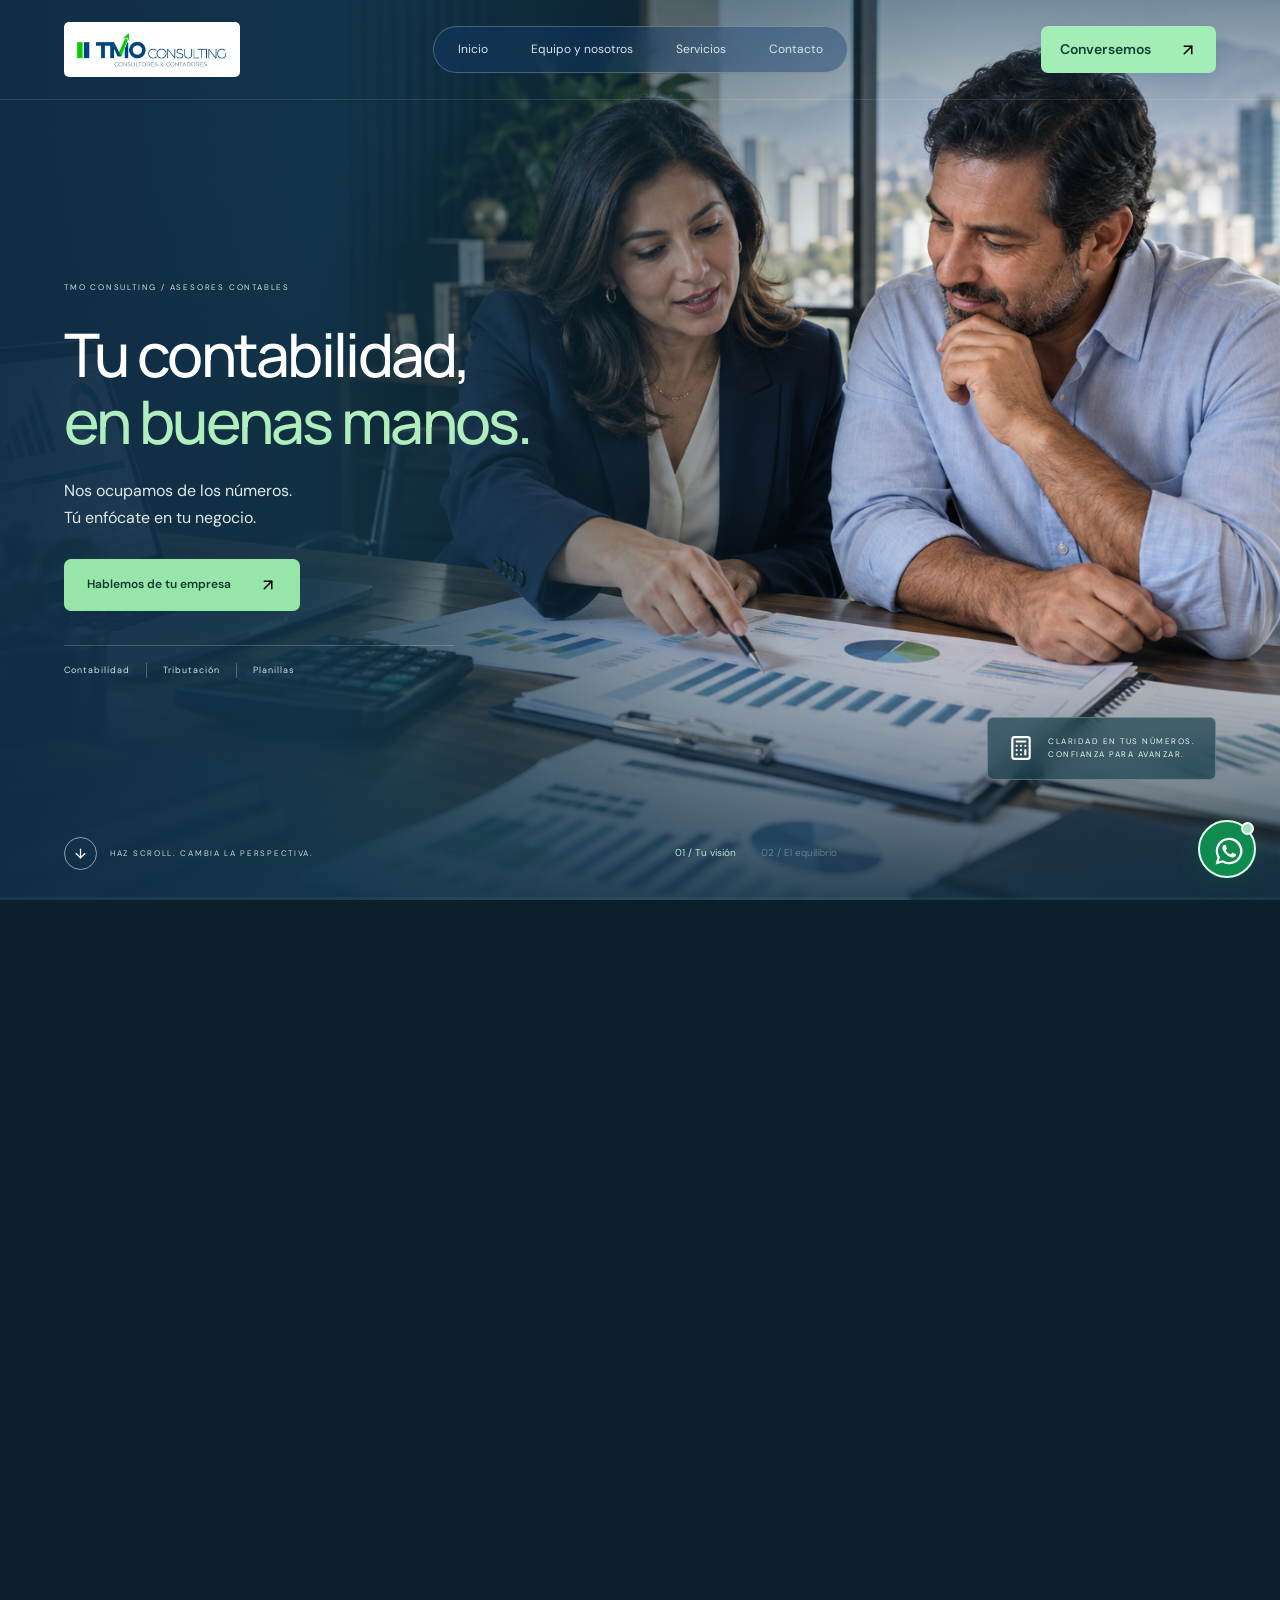
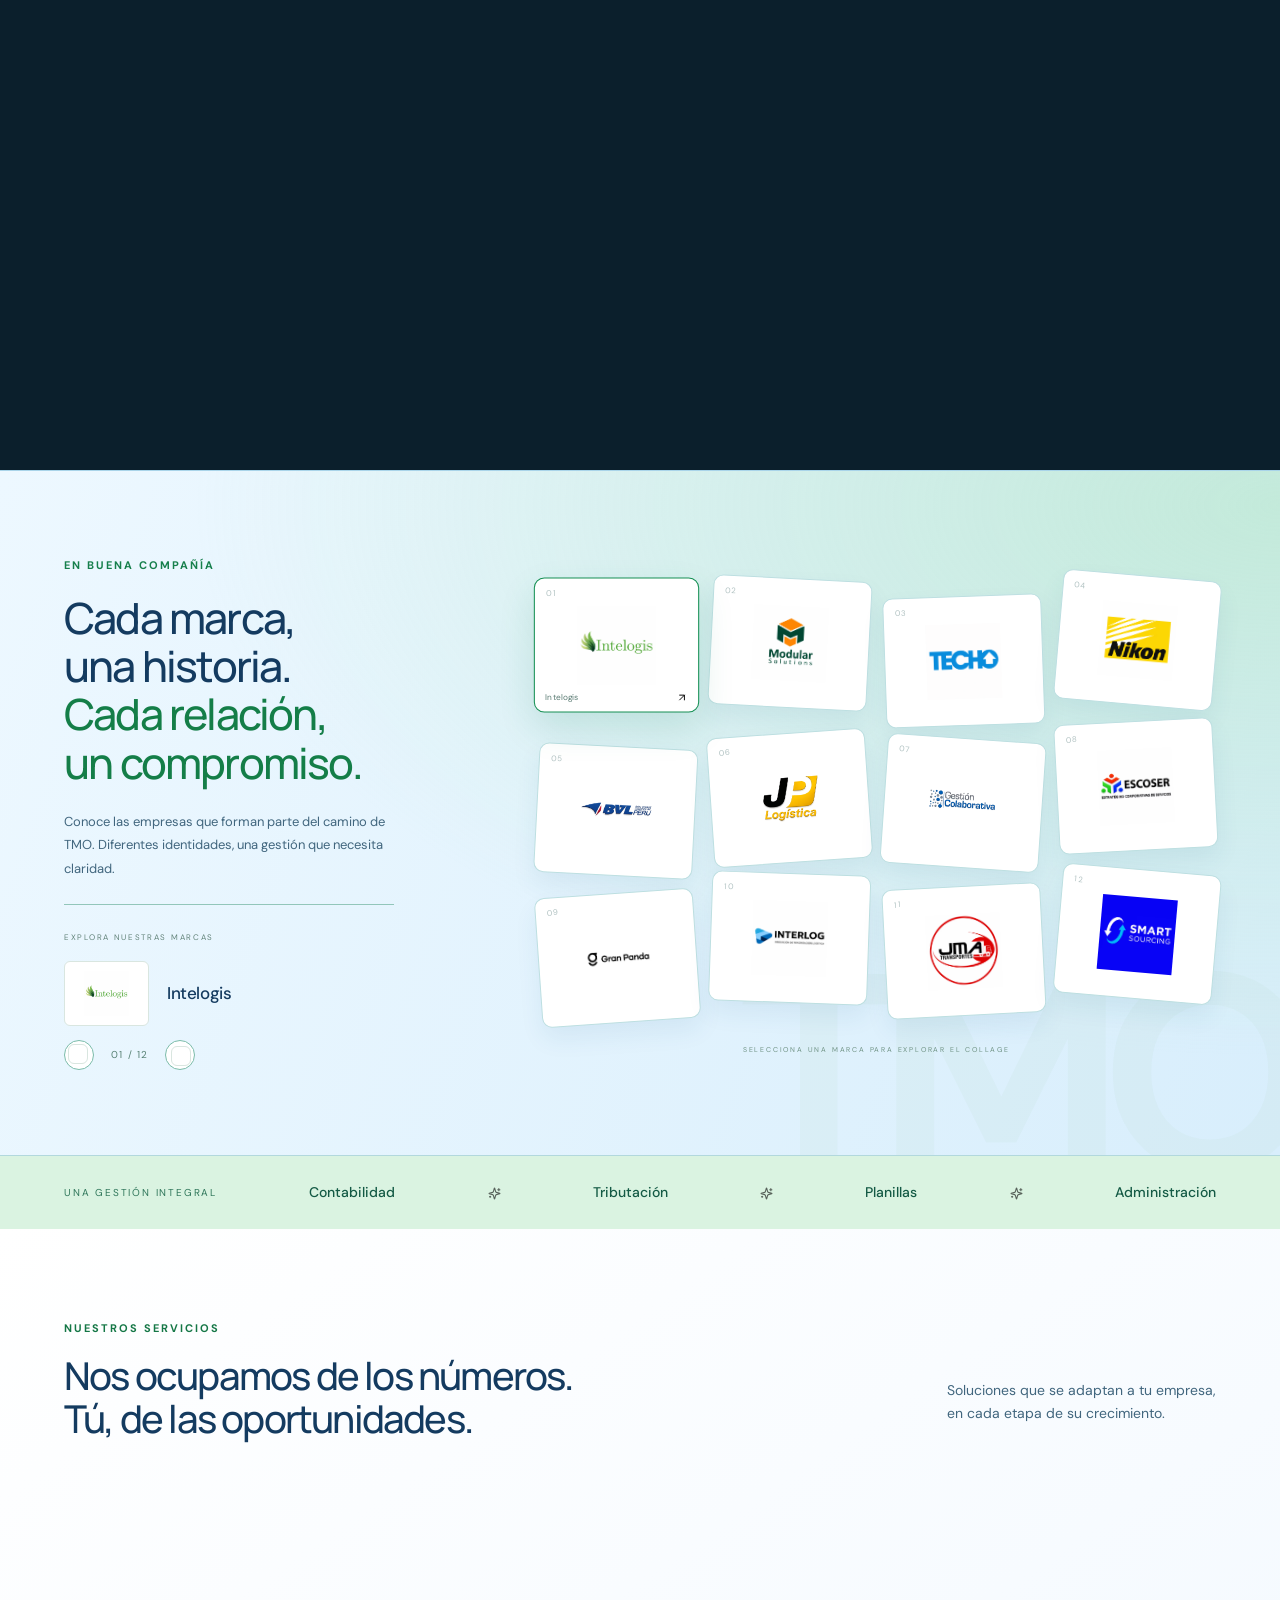
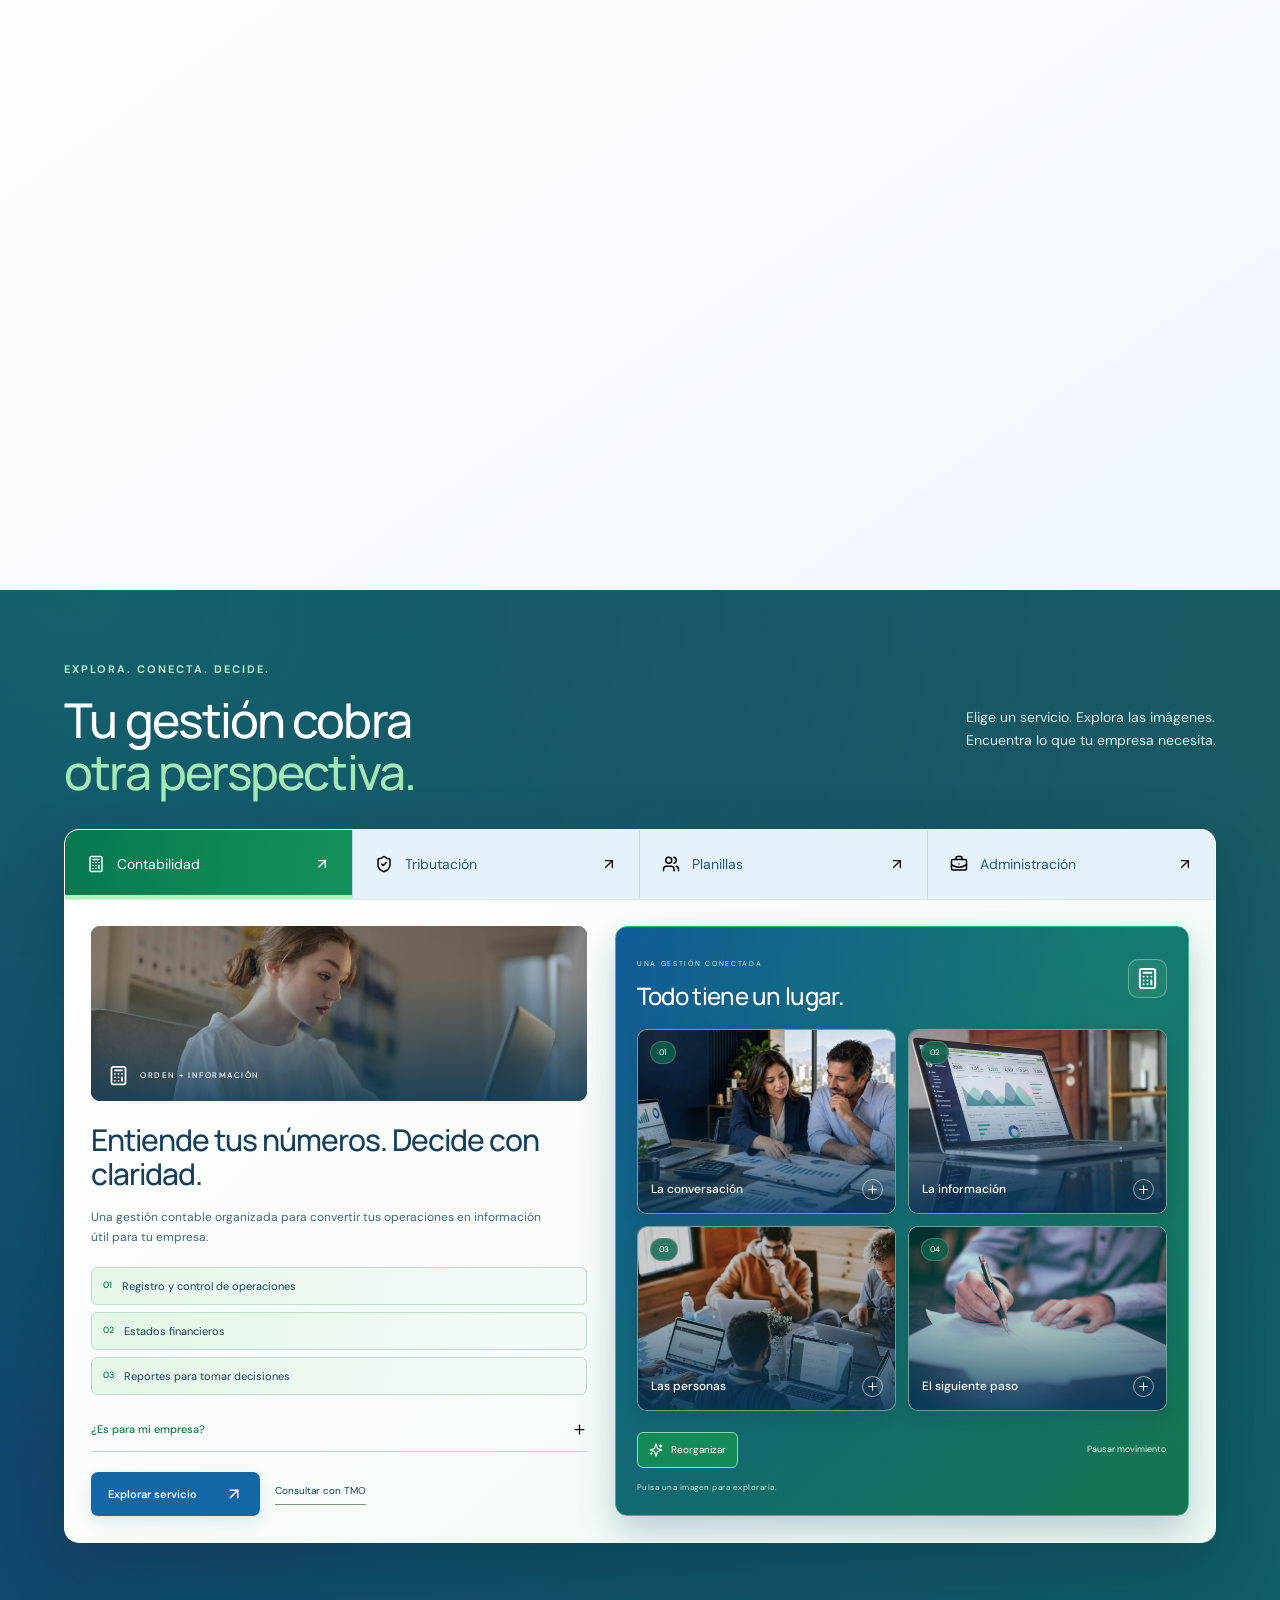
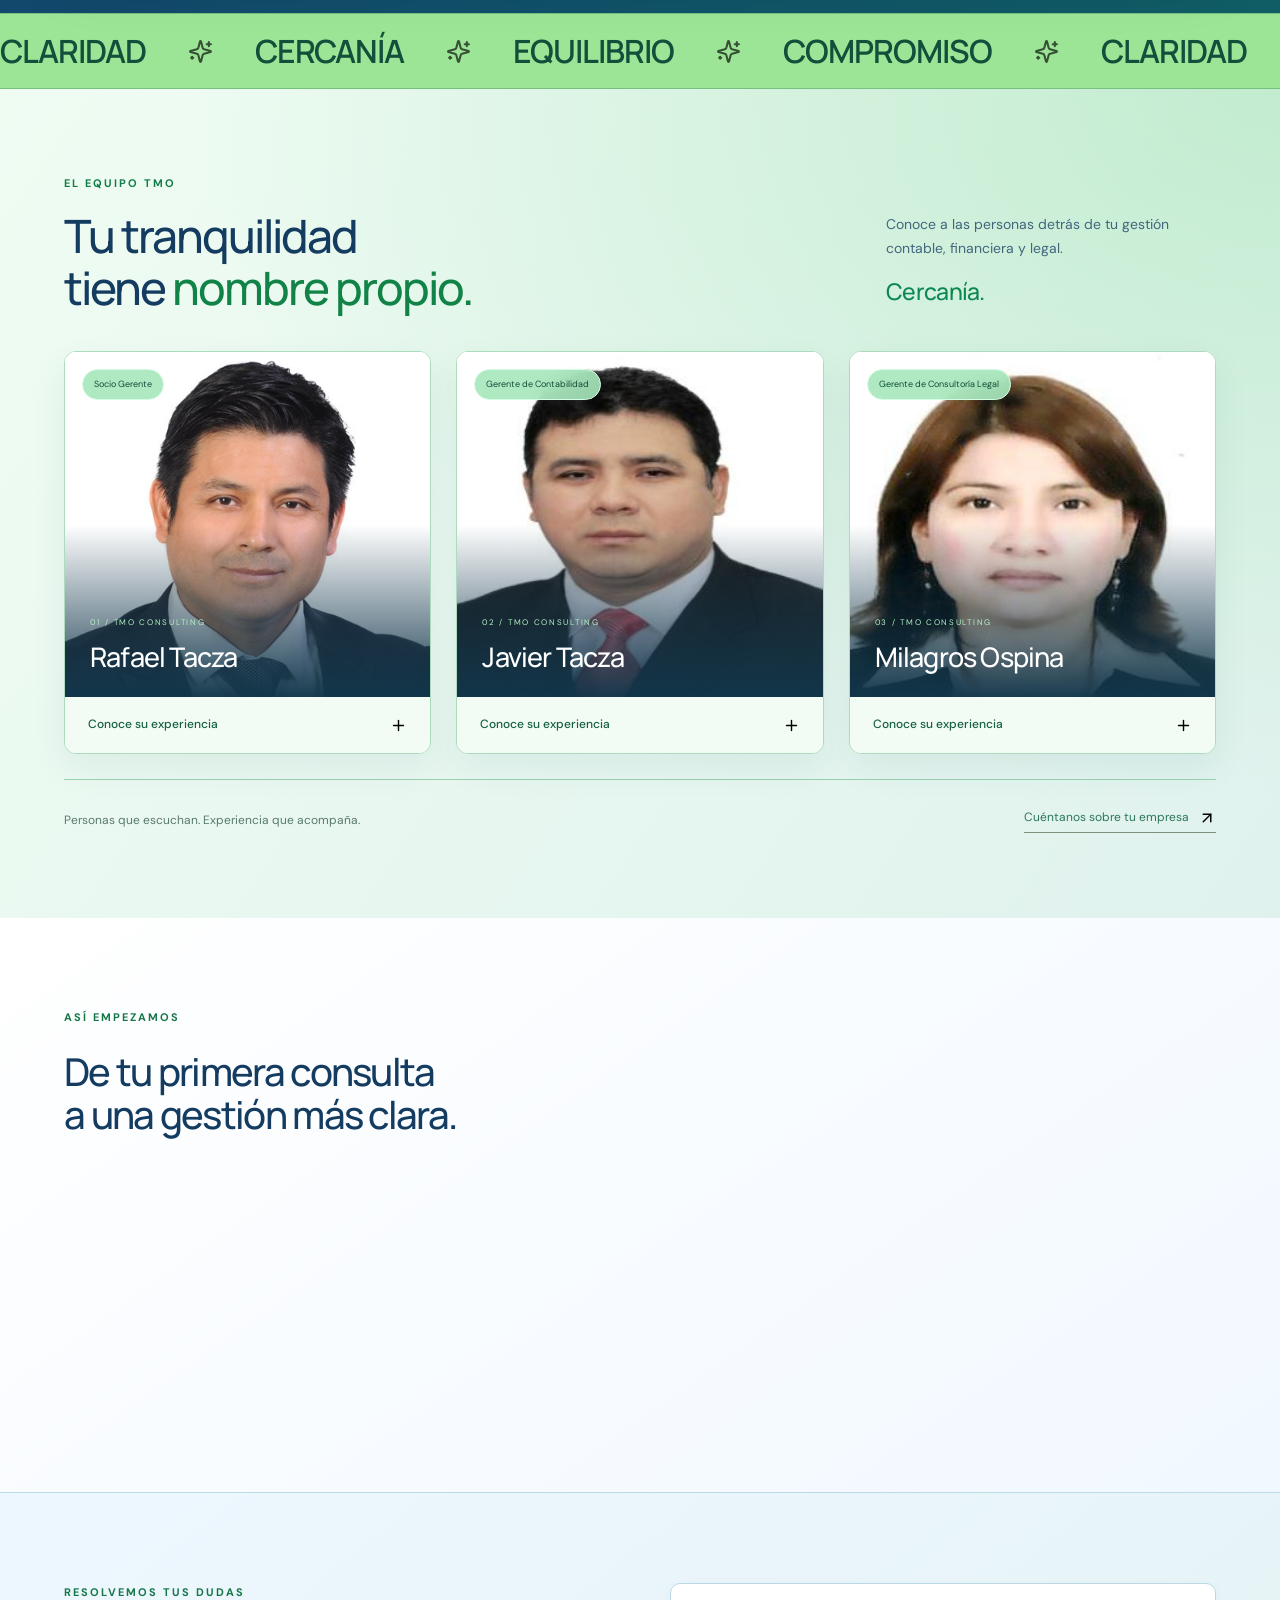
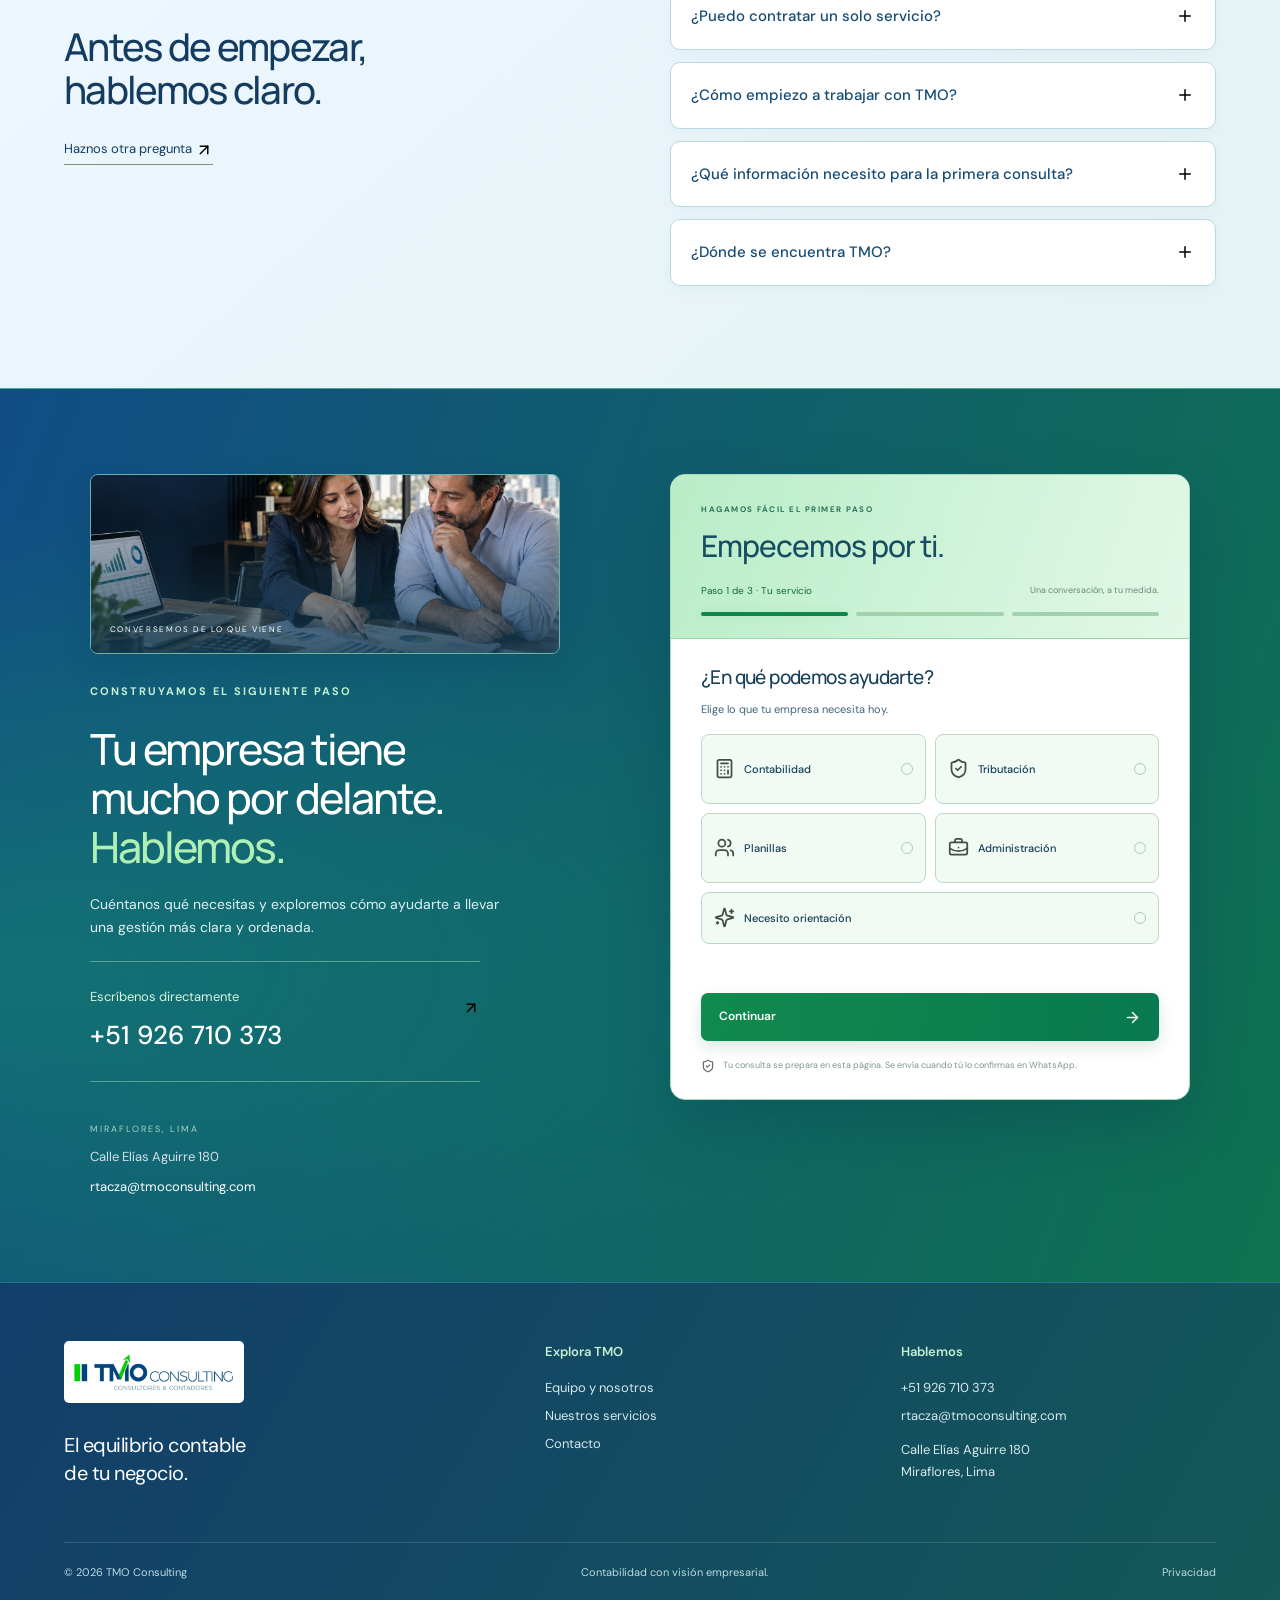
<file: index.html>
<!DOCTYPE html>
<html lang="es">

<head>
  <meta charset="UTF-8">
  <meta name="viewport" content="width=device-width,initial-scale=1">
  <title>El equilibrio contable de tu negocio | TMO Consulting</title>
  <meta name="description"
    content="Asesoría contable, tributaria, planillas y administración para empresas. Conoce TMO Consulting en Miraflores, Lima.">
  <meta name="theme-color" content="#102c2b">
  <link rel="stylesheet" href="/style.css">
  <link rel="stylesheet" href="/brand.css">
  <link rel="stylesheet" href="/experience.css">
  <link rel="stylesheet" href="/accounting-hero.css">
  <link rel="stylesheet" href="/warmth.css">
  <link rel="stylesheet" href="/motion-experience.css">
  <link rel="stylesheet" href="/color-boost.css">
  <script src="/vendor/motion-12.23.24.js" defer></script>
  <script src="/app.js" defer></script>
  <script src="/motion-experience.js" defer></script>
</head>

<body class="brand-home">
  <header><a class="brand" href="/" aria-label="TMO Consulting, inicio"><img src="/logo.webp" alt="TMO Consulting"
        width="180" height="50"></a><button class="menu" aria-label="Abrir menú" aria-expanded="false"><img
        class="ui-icon" src="/icons/menu.svg" width="20" height="20" alt="" aria-hidden="true"></button>
    <nav><a href="/">Inicio</a><a href="/nosotros/">Equipo y nosotros</a><a href="/servicios/">Servicios</a><a
        href="/contacto/">Contacto</a></nav><a class="button small" href="/contacto/">Conversemos <span><img
          class="ui-icon" src="/icons/arrow-up-right.svg" width="20" height="20" alt="" aria-hidden="true"></span></a>
  </header>
  <main>
    <section class="brand-parallax cinematic-scene" aria-labelledby="brand-title">
      <div class="brand-stage">
        <div class="brand-photo"><img src="/office.jpg" alt="" fetchpriority="high"></div>
        <div class="brand-wash"></div>
        <div class="scene-grid" aria-hidden="true"></div>
        <div class="scene-intro accounting-intro">
          <figure class="accounting-hero-visual"><img src="/photos/accounting-advice-hero.png"
              alt="Escena ilustrativa de una asesora revisando reportes financieros con un cliente, junto a una calculadora y documentos"
              fetchpriority="high" width="1536" height="1024"></figure>
          <div class="accounting-photo-shade"></div>
          <div class="accounting-copy"><span class="brand-kicker">TMO CONSULTING / ASESORES CONTABLES</span>
            <h1 id="brand-title">Tu contabilidad,<br><em>en buenas manos.</em></h1>
            <p>Nos ocupamos de los números.<br>Tú enfócate en tu negocio.</p><a class="button" href="#consulta">Hablemos
              de tu empresa <img class="ui-icon" src="/icons/arrow-up-right.svg" alt="" aria-hidden="true" width="20"
                height="20"></a>
            <div class="accounting-specialties"><span>Contabilidad</span><span>Tributación</span><span>Planillas</span>
            </div>
          </div>
          <div class="accounting-image-label"><img class="ui-icon" src="/icons/calculator.svg" alt="" aria-hidden="true"
              width="20" height="20"><span>CLARIDAD EN TUS NÚMEROS.<br>CONFIANZA PARA AVANZAR.</span></div>
        </div>
        <div class="scene-cards">
          <div class="scene-back-card back-one" aria-hidden="true"></div>
          <div class="scene-back-card back-two" aria-hidden="true"></div>
          <article class="scene-card">
            <div class="scene-card-photo"><img src="/office.jpg"
                alt="Profesionales colaborando en una reunión de trabajo">
              <div><span>TMO CONSULTING</span><strong>Detrás de los números,<br>estamos contigo.</strong></div>
            </div>
            <div class="scene-card-info"><span class="eyebrow">UNA VISIÓN INTEGRAL</span>
              <h2>Del movimiento<br><em>al equilibrio.</em></h2>
              <p>Cuatro áreas conectadas para acompañar las decisiones de tu empresa.</p>
              <div class="scene-services"><a href="/servicios/contabilidad/"><img class="ui-icon"
                    src="/icons/calculator.svg" alt="" width="20" height="20"
                    aria-hidden="true"><span>Contabilidad</span><img class="ui-icon" src="/icons/arrow-up-right.svg"
                    alt="" width="20" height="20" aria-hidden="true"></a><a href="/servicios/tributaria/"><img
                    class="ui-icon" src="/icons/shield-check.svg" alt="" width="20" height="20"
                    aria-hidden="true"><span>Tributación</span><img class="ui-icon" src="/icons/arrow-up-right.svg"
                    alt="" width="20" height="20" aria-hidden="true"></a><a href="/servicios/planillas/"><img
                    class="ui-icon" src="/icons/users.svg" alt="" width="20" height="20"
                    aria-hidden="true"><span>Planillas</span><img class="ui-icon" src="/icons/arrow-up-right.svg" alt=""
                    width="20" height="20" aria-hidden="true"></a><a href="/servicios/administracion/"><img
                    class="ui-icon" src="/icons/briefcase-business.svg" alt="" width="20" height="20"
                    aria-hidden="true"><span>Administración</span><img class="ui-icon" src="/icons/arrow-up-right.svg"
                    alt="" width="20" height="20" aria-hidden="true"></a></div><a class="scene-cta"
                href="/servicios/">Encuentra tu solución <img class="ui-icon" src="/icons/arrow-up-right.svg" alt=""
                  width="20" height="20" aria-hidden="true"></a>
            </div>
          </article><span class="scene-caption">TU EMPRESA, VISTA DESDE TODOS LOS ÁNGULOS</span>
        </div>
        <div class="scene-bottom"><span class="scene-scroll"><img class="ui-icon" src="/icons/arrow-down.svg" alt=""
              width="20" height="20" aria-hidden="true"> <span>HAZ SCROLL. CAMBIA LA PERSPECTIVA.</span></span>
          <div class="scene-chapters"><span class="is-active">01 / Tu visión</span><span>02 / El equilibrio</span></div>
          <a href="#clientes" aria-label="Ir a las marcas de TMO"><img class="ui-icon" src="/icons/arrow-right.svg"
              alt="" width="20" height="20" aria-hidden="true"></a>
        </div>
        <div class="brand-progress" aria-hidden="true"><span></span></div>
      </div>
    </section>
    <section class="client-collage" id="clientes" aria-labelledby="client-title">
      <div class="collage-intro"><span class="eyebrow">EN BUENA COMPAÑÍA</span>
        <h2 id="client-title">Cada marca,<br>una historia.<br><em>Cada relación,<br>un compromiso.</em></h2>
        <p>Conoce las empresas que forman parte del camino de TMO. Diferentes identidades, una gestión que necesita
          claridad.</p>
        <div class="featured-client" aria-live="polite"><span>EXPLORA NUESTRAS MARCAS</span>
          <div><img id="featured-client-logo" src="/clients/0.png" alt="Intelogis"><strong
              id="featured-client-name">Intelogis</strong></div>
          <div class="collage-controls"><button type="button" id="client-prev" aria-label="Ver marca anterior"><img
                class="ui-icon" src="/icons/arrow-right.svg" alt="" width="20" height="20"
                aria-hidden="true"></button><span id="client-position">01 / 12</span><button type="button"
              id="client-next" aria-label="Ver siguiente marca"><img class="ui-icon" src="/icons/arrow-right.svg" alt=""
                width="20" height="20" aria-hidden="true"></button></div>
        </div>
      </div>
      <div class="collage-wall" aria-label="Collage de marcas clientes de TMO"><button class="collage-tile tile-0"
          type="button" data-logo="/clients/0.png" data-name="Intelogis" aria-label="Ver Intelogis"
          aria-pressed="true"><span class="tile-index">01</span><img src="/clients/0.png" alt="Intelogis" loading="lazy"
            width="200" height="100"><span class="tile-label">Intelogis<img class="ui-icon"
              src="/icons/arrow-up-right.svg" alt="" width="20" height="20" aria-hidden="true"></span></button><button
          class="collage-tile tile-1" type="button" data-logo="/clients/1.webp" data-name="Modular Solutions"
          aria-label="Ver Modular Solutions" aria-pressed="false"><span class="tile-index">02</span><img
            src="/clients/1.webp" alt="Modular Solutions" loading="lazy" width="200" height="100"><span
            class="tile-label">Modular Solutions<img class="ui-icon" src="/icons/arrow-up-right.svg" alt="" width="20"
              height="20" aria-hidden="true"></span></button><button class="collage-tile tile-2" type="button"
          data-logo="/clients/2.png" data-name="Techo" aria-label="Ver Techo" aria-pressed="false"><span
            class="tile-index">03</span><img src="/clients/2.png" alt="Techo" loading="lazy" width="200"
            height="100"><span class="tile-label">Techo<img class="ui-icon" src="/icons/arrow-up-right.svg" alt=""
              width="20" height="20" aria-hidden="true"></span></button><button class="collage-tile tile-3"
          type="button" data-logo="/clients/3.png" data-name="Nikon" aria-label="Ver Nikon" aria-pressed="false"><span
            class="tile-index">04</span><img src="/clients/3.png" alt="Nikon" loading="lazy" width="200"
            height="100"><span class="tile-label">Nikon<img class="ui-icon" src="/icons/arrow-up-right.svg" alt=""
              width="20" height="20" aria-hidden="true"></span></button><button class="collage-tile tile-4"
          type="button" data-logo="/clients/4.webp" data-name="BVL Perú" aria-label="Ver BVL Perú"
          aria-pressed="false"><span class="tile-index">05</span><img src="/clients/4.webp" alt="BVL Perú"
            loading="lazy" width="200" height="100"><span class="tile-label">BVL Perú<img class="ui-icon"
              src="/icons/arrow-up-right.svg" alt="" width="20" height="20" aria-hidden="true"></span></button><button
          class="collage-tile tile-5" type="button" data-logo="/clients/5.avif" data-name="JP Logística"
          aria-label="Ver JP Logística" aria-pressed="false"><span class="tile-index">06</span><img
            src="/clients/5.avif" alt="JP Logística" loading="lazy" width="200" height="100"><span class="tile-label">JP
            Logística<img class="ui-icon" src="/icons/arrow-up-right.svg" alt="" width="20" height="20"
              aria-hidden="true"></span></button><button class="collage-tile tile-6" type="button"
          data-logo="/clients/6.avif" data-name="Gestión Colaborativa" aria-label="Ver Gestión Colaborativa"
          aria-pressed="false"><span class="tile-index">07</span><img src="/clients/6.avif" alt="Gestión Colaborativa"
            loading="lazy" width="200" height="100"><span class="tile-label">Gestión Colaborativa<img class="ui-icon"
              src="/icons/arrow-up-right.svg" alt="" width="20" height="20" aria-hidden="true"></span></button><button
          class="collage-tile tile-7" type="button" data-logo="/clients/7.avif" data-name="Escoser"
          aria-label="Ver Escoser" aria-pressed="false"><span class="tile-index">08</span><img src="/clients/7.avif"
            alt="Escoser" loading="lazy" width="200" height="100"><span class="tile-label">Escoser<img class="ui-icon"
              src="/icons/arrow-up-right.svg" alt="" width="20" height="20" aria-hidden="true"></span></button><button
          class="collage-tile tile-8" type="button" data-logo="/clients/8.avif" data-name="Gran Panda"
          aria-label="Ver Gran Panda" aria-pressed="false"><span class="tile-index">09</span><img src="/clients/8.avif"
            alt="Gran Panda" loading="lazy" width="200" height="100"><span class="tile-label">Gran Panda<img
              class="ui-icon" src="/icons/arrow-up-right.svg" alt="" width="20" height="20"
              aria-hidden="true"></span></button><button class="collage-tile tile-9" type="button"
          data-logo="/clients/9.avif" data-name="Interlog" aria-label="Ver Interlog" aria-pressed="false"><span
            class="tile-index">10</span><img src="/clients/9.avif" alt="Interlog" loading="lazy" width="200"
            height="100"><span class="tile-label">Interlog<img class="ui-icon" src="/icons/arrow-up-right.svg" alt=""
              width="20" height="20" aria-hidden="true"></span></button><button class="collage-tile tile-10"
          type="button" data-logo="/clients/10.avif" data-name="JMA Transportes" aria-label="Ver JMA Transportes"
          aria-pressed="false"><span class="tile-index">11</span><img src="/clients/10.avif" alt="JMA Transportes"
            loading="lazy" width="200" height="100"><span class="tile-label">JMA Transportes<img class="ui-icon"
              src="/icons/arrow-up-right.svg" alt="" width="20" height="20" aria-hidden="true"></span></button><button
          class="collage-tile tile-11" type="button" data-logo="/clients/11.avif" data-name="Smart Sourcing"
          aria-label="Ver Smart Sourcing" aria-pressed="false"><span class="tile-index">12</span><img
            src="/clients/11.avif" alt="Smart Sourcing" loading="lazy" width="200" height="100"><span
            class="tile-label">Smart Sourcing<img class="ui-icon" src="/icons/arrow-up-right.svg" alt="" width="20"
              height="20" aria-hidden="true"></span></button><span class="collage-note">SELECCIONA UNA MARCA PARA
          EXPLORAR EL COLLAGE</span></div>
    </section>
    <div class="specialty-strip"><span>UNA GESTIÓN INTEGRAL</span><strong>Contabilidad</strong><i><img class="ui-icon"
          src="/icons/sparkles.svg" width="20" height="20" alt=""
          aria-hidden="true"></i><strong>Tributación</strong><i><img class="ui-icon" src="/icons/sparkles.svg"
          width="20" height="20" alt="" aria-hidden="true"></i><strong>Planillas</strong><i><img class="ui-icon"
          src="/icons/sparkles.svg" width="20" height="20" alt="" aria-hidden="true"></i><strong>Administración</strong>
    </div>
    <section class="section">
      <div class="section-heading">
        <div><span class="eyebrow">NUESTROS SERVICIOS</span>
          <h2>Nos ocupamos de los números.<br>Tú, de las oportunidades.</h2>
        </div>
        <p>Soluciones que se adaptan a tu empresa,<br>en cada etapa de su crecimiento.</p>
      </div>
      <div class="services-grid"><a class="service-card rich-card blue" href="/servicios/contabilidad/">
          <div class="summary-photo"><img src="/photos/contabilidad.jpg" alt="" loading="lazy"><span>CONTABILIDAD</span>
          </div>
          <div class="card-top"><span class="service-icon">
              <svg aria-hidden="true" xmlns="http://www.w3.org/2000/svg" width="24" height="24" viewBox="0 0 24 24"
                fill="none" stroke="currentColor" stroke-width="2" stroke-linecap="round" stroke-linejoin="round">
                <rect width="16" height="20" x="4" y="2" rx="2" />
                <line x1="8" x2="16" y1="6" y2="6" />
                <line x1="16" x2="16" y1="14" y2="18" />
                <path d="M16 10h.01" />
                <path d="M12 10h.01" />
                <path d="M8 10h.01" />
                <path d="M12 14h.01" />
                <path d="M8 14h.01" />
                <path d="M12 18h.01" />
                <path d="M8 18h.01" />
              </svg>
            </span><span class="card-number">01</span></div><span class="card-tag">ORDEN + INFORMACIÓN</span>
          <h3>Outsourcing contable</h3>
          <p>Una gestión contable organizada para convertir tus operaciones en información útil para tu empresa.</p>
          <ul class="feature-list">
            <li><span><img class="ui-icon" src="/icons/check.svg" width="20" height="20" alt=""
                  aria-hidden="true"></span>Registro y control de operaciones</li>
            <li><span><img class="ui-icon" src="/icons/check.svg" width="20" height="20" alt=""
                  aria-hidden="true"></span>Estados financieros</li>
            <li><span><img class="ui-icon" src="/icons/check.svg" width="20" height="20" alt=""
                  aria-hidden="true"></span>Reportes para tomar decisiones</li>
          </ul><span class="card-link">Conocer el servicio <b><img class="ui-icon" src="/icons/arrow-up-right.svg"
                width="20" height="20" alt="" aria-hidden="true"></b></span>
        </a><a class="service-card rich-card green" href="/servicios/tributaria/">
          <div class="summary-photo"><img src="/photos/tributaria.jpg" alt="" loading="lazy"><span>TRIBUTACIÓN</span>
          </div>
          <div class="card-top"><span class="service-icon">
              <svg aria-hidden="true" xmlns="http://www.w3.org/2000/svg" width="24" height="24" viewBox="0 0 24 24"
                fill="none" stroke="currentColor" stroke-width="2" stroke-linecap="round" stroke-linejoin="round">
                <path
                  d="M20 13c0 5-3.5 7.5-7.66 8.95a1 1 0 0 1-.67-.01C7.5 20.5 4 18 4 13V6a1 1 0 0 1 1-1c2 0 4.5-1.2 6.24-2.72a1.17 1.17 0 0 1 1.52 0C14.51 3.81 17 5 19 5a1 1 0 0 1 1 1z" />
                <path d="m9 12 2 2 4-4" />
              </svg>
            </span><span class="card-number">02</span></div><span class="card-tag">PLANIFICACIÓN + CUMPLIMIENTO</span>
          <h3>Asesoría tributaria</h3>
          <p>Acompañamiento para gestionar tus obligaciones tributarias y evaluar los riesgos de tu operación.</p>
          <ul class="feature-list">
            <li><span><img class="ui-icon" src="/icons/check.svg" width="20" height="20" alt=""
                  aria-hidden="true"></span>Planeamiento tributario</li>
            <li><span><img class="ui-icon" src="/icons/check.svg" width="20" height="20" alt=""
                  aria-hidden="true"></span>Declaraciones y pagos ante SUNAT</li>
            <li><span><img class="ui-icon" src="/icons/check.svg" width="20" height="20" alt=""
                  aria-hidden="true"></span>Acompañamiento ante fiscalizaciones</li>
          </ul><span class="card-link">Conocer el servicio <b><img class="ui-icon" src="/icons/arrow-up-right.svg"
                width="20" height="20" alt="" aria-hidden="true"></b></span>
        </a><a class="service-card rich-card blue" href="/servicios/planillas/">
          <div class="summary-photo"><img src="/photos/planillas.jpg" alt="" loading="lazy"><span>PLANILLAS</span></div>
          <div class="card-top"><span class="service-icon">
              <svg aria-hidden="true" xmlns="http://www.w3.org/2000/svg" width="24" height="24" viewBox="0 0 24 24"
                fill="none" stroke="currentColor" stroke-width="2" stroke-linecap="round" stroke-linejoin="round">
                <path d="M16 21v-2a4 4 0 0 0-4-4H6a4 4 0 0 0-4 4v2" />
                <circle cx="9" cy="7" r="4" />
                <path d="M22 21v-2a4 4 0 0 0-3-3.87" />
                <path d="M16 3.13a4 4 0 0 1 0 7.75" />
              </svg>
            </span><span class="card-number">03</span></div><span class="card-tag">PERSONAS + PRECISIÓN</span>
          <h3>Outsourcing de planillas</h3>
          <p>Una administración ordenada de la nómina, los beneficios sociales y las obligaciones laborales.</p>
          <ul class="feature-list">
            <li><span><img class="ui-icon" src="/icons/check.svg" width="20" height="20" alt=""
                  aria-hidden="true"></span>Cálculo y procesamiento de planillas</li>
            <li><span><img class="ui-icon" src="/icons/check.svg" width="20" height="20" alt=""
                  aria-hidden="true"></span>Gestión de beneficios sociales</li>
            <li><span><img class="ui-icon" src="/icons/check.svg" width="20" height="20" alt=""
                  aria-hidden="true"></span>Declaraciones laborales</li>
          </ul><span class="card-link">Conocer el servicio <b><img class="ui-icon" src="/icons/arrow-up-right.svg"
                width="20" height="20" alt="" aria-hidden="true"></b></span>
        </a><a class="service-card rich-card green" href="/servicios/administracion/">
          <div class="summary-photo"><img src="/photos/administracion.jpg" alt=""
              loading="lazy"><span>ADMINISTRACIÓN</span></div>
          <div class="card-top"><span class="service-icon">
              <svg aria-hidden="true" xmlns="http://www.w3.org/2000/svg" width="24" height="24" viewBox="0 0 24 24"
                fill="none" stroke="currentColor" stroke-width="2" stroke-linecap="round" stroke-linejoin="round">
                <path d="M12 12h.01" />
                <path d="M16 6V4a2 2 0 0 0-2-2h-4a2 2 0 0 0-2 2v2" />
                <path d="M22 13a18.15 18.15 0 0 1-20 0" />
                <rect width="20" height="14" x="2" y="6" rx="2" />
              </svg>
            </span><span class="card-number">04</span></div><span class="card-tag">CONTROL + ORGANIZACIÓN</span>
          <h3>Outsourcing administrativo</h3>
          <p>Coordinación de procesos administrativos y financieros para tener una mejor visión de tus recursos.</p>
          <ul class="feature-list">
            <li><span><img class="ui-icon" src="/icons/check.svg" width="20" height="20" alt=""
                  aria-hidden="true"></span>Administración de fondos</li>
            <li><span><img class="ui-icon" src="/icons/check.svg" width="20" height="20" alt=""
                  aria-hidden="true"></span>Control de pagos a proveedores</li>
            <li><span><img class="ui-icon" src="/icons/check.svg" width="20" height="20" alt=""
                  aria-hidden="true"></span>Flujos de caja y presupuestos</li>
          </ul><span class="card-link">Conocer el servicio <b><img class="ui-icon" src="/icons/arrow-up-right.svg"
                width="20" height="20" alt="" aria-hidden="true"></b></span>
        </a></div>
    </section>
    <section class="service-experience section motion-service-experience">
      <div class="section-heading motion-section-heading">
        <div><span class="eyebrow">EXPLORA. CONECTA. DECIDE.</span>
          <h2>Tu gestión cobra<br><em>otra perspectiva.</em></h2>
        </div>
        <p>Elige un servicio. Explora las imágenes.<br>Encuentra lo que tu empresa necesita.</p>
      </div>
      <div class="service-explorer">
        <div class="explorer-tabs" role="tablist" aria-label="Áreas de servicio"><button class="explorer-tab" role="tab"
            id="tab-contabilidad" aria-controls="panel-contabilidad" aria-selected="true" tabindex="0"><img
              class="ui-icon" src="/icons/calculator.svg" alt="" width="20" height="20"
              aria-hidden="true"><span>Contabilidad</span><img class="ui-icon" src="/icons/arrow-up-right.svg" alt=""
              width="20" height="20" aria-hidden="true"></button><button class="explorer-tab" role="tab"
            id="tab-tributaria" aria-controls="panel-tributaria" aria-selected="false" tabindex="-1"><img
              class="ui-icon" src="/icons/shield-check.svg" alt="" width="20" height="20"
              aria-hidden="true"><span>Tributación</span><img class="ui-icon" src="/icons/arrow-up-right.svg" alt=""
              width="20" height="20" aria-hidden="true"></button><button class="explorer-tab" role="tab"
            id="tab-planillas" aria-controls="panel-planillas" aria-selected="false" tabindex="-1"><img class="ui-icon"
              src="/icons/users.svg" alt="" width="20" height="20" aria-hidden="true"><span>Planillas</span><img
              class="ui-icon" src="/icons/arrow-up-right.svg" alt="" width="20" height="20"
              aria-hidden="true"></button><button class="explorer-tab" role="tab" id="tab-administracion"
            aria-controls="panel-administracion" aria-selected="false" tabindex="-1"><img class="ui-icon"
              src="/icons/briefcase-business.svg" alt="" width="20" height="20"
              aria-hidden="true"><span>Administración</span><img class="ui-icon" src="/icons/arrow-up-right.svg" alt=""
              width="20" height="20" aria-hidden="true"></button></div>
        <div class="explorer-panel visual-explorer-panel" role="tabpanel" id="panel-contabilidad"
          aria-labelledby="tab-contabilidad" tabindex="0">
          <div class="explorer-main">
            <div class="service-editorial"><img src="/photos/contabilidad.jpg"
                alt="Imagen referencial del área de contabilidad" loading="lazy"><span><img class="ui-icon"
                  src="/icons/calculator.svg" alt="" width="20" height="20" aria-hidden="true">ORDEN +
                INFORMACIÓN</span></div>
            <h3 class="split-title">Entiende tus números. Decide con claridad.</h3>
            <p>Una gestión contable organizada para convertir tus operaciones en información útil para tu empresa.</p>
            <div class="visual-benefits"><span><b>01</b>Registro y control de operaciones</span><span><b>02</b>Estados
                financieros</span><span><b>03</b>Reportes para tomar decisiones</span></div>
            <details class="service-fit-details">
              <summary>¿Es para mi empresa?<img class="ui-icon" src="/icons/plus.svg" alt="" width="20" height="20"
                  aria-hidden="true"></summary>
              <ul>
                <li>Necesitas ordenar la información de tu empresa.</li>
                <li>Quieres comprender mejor tu situación financiera.</li>
                <li>Buscas delegar el trabajo contable.</li>
              </ul>
            </details>
            <div class="actions"><a class="button" href="/servicios/contabilidad/">Explorar servicio <img
                  class="ui-icon" src="/icons/arrow-up-right.svg" alt="" width="20" height="20"
                  aria-hidden="true"></a><a class="plain" href="/contacto/?servicio=contabilidad">Consultar con TMO</a>
            </div>
          </div>
          <div class="motion-photo-board">
            <div class="photo-board-heading">
              <div><span>UNA GESTIÓN CONECTADA</span>
                <h4>Todo tiene un lugar.</h4>
              </div><span class="photo-board-icon"><img class="ui-icon" src="/icons/calculator.svg" alt="" width="20"
                  height="20" aria-hidden="true"></span>
            </div>
            <div class="photo-grid"><button type="button" class="motion-photo-tile tile-tone-0"
                data-image="/photos/accounting-advice-hero.png" data-title="La conversación"
                data-description="Todo empieza por entender tu empresa y las decisiones que necesitas tomar."
                data-service-url="/servicios/contabilidad/" aria-label="Ampliar imagen: La conversación"><img
                  src="/photos/accounting-advice-hero.png"
                  alt="Imagen referencial: la conversación en la gestión empresarial" loading="lazy" width="700"
                  height="500"><span class="photo-tile-number">01</span><span class="photo-tile-caption"><strong>La
                    conversación</strong><img class="ui-icon" src="/icons/plus.svg" alt="" width="20" height="20"
                    aria-hidden="true"></span></button><button type="button" class="motion-photo-tile tile-tone-1"
                data-image="/photos/administracion.jpg" data-title="La información"
                data-description="Los registros y reportes permiten mirar tu operación con más claridad."
                data-service-url="/servicios/contabilidad/" aria-label="Ampliar imagen: La información"><img
                  src="/photos/administracion.jpg" alt="Imagen referencial: la información en la gestión empresarial"
                  loading="lazy" width="700" height="500"><span class="photo-tile-number">02</span><span
                  class="photo-tile-caption"><strong>La información</strong><img class="ui-icon" src="/icons/plus.svg"
                    alt="" width="20" height="20" aria-hidden="true"></span></button><button type="button"
                class="motion-photo-tile tile-tone-2" data-image="/photos/planillas.jpg" data-title="Las personas"
                data-description="Una gestión ordenada conecta los procesos con las personas que los hacen posibles."
                data-service-url="/servicios/contabilidad/" aria-label="Ampliar imagen: Las personas"><img
                  src="/photos/planillas.jpg" alt="Imagen referencial: las personas en la gestión empresarial"
                  loading="lazy" width="700" height="500"><span class="photo-tile-number">03</span><span
                  class="photo-tile-caption"><strong>Las personas</strong><img class="ui-icon" src="/icons/plus.svg"
                    alt="" width="20" height="20" aria-hidden="true"></span></button><button type="button"
                class="motion-photo-tile tile-tone-3" data-image="/photos/tributaria.jpg" data-title="El siguiente paso"
                data-description="Revisamos contigo qué necesita atención y cómo definir el alcance de trabajo."
                data-service-url="/servicios/contabilidad/" aria-label="Ampliar imagen: El siguiente paso"><img
                  src="/photos/tributaria.jpg" alt="Imagen referencial: el siguiente paso en la gestión empresarial"
                  loading="lazy" width="700" height="500"><span class="photo-tile-number">04</span><span
                  class="photo-tile-caption"><strong>El siguiente paso</strong><img class="ui-icon"
                    src="/icons/plus.svg" alt="" width="20" height="20" aria-hidden="true"></span></button></div>
            <div class="photo-board-toolbar"><button type="button" class="reorder-photos"><img class="ui-icon"
                  src="/icons/sparkles.svg" alt="" width="20" height="20" aria-hidden="true">Reorganizar</button><button
                type="button" class="pause-photos" aria-pressed="false">Pausar movimiento</button></div><span
              class="photo-board-note">Pulsa una imagen para explorarla.</span>
          </div>
        </div>
        <div class="explorer-panel visual-explorer-panel" role="tabpanel" id="panel-tributaria"
          aria-labelledby="tab-tributaria" tabindex="0" hidden>
          <div class="explorer-main">
            <div class="service-editorial"><img src="/photos/tributaria.jpg"
                alt="Imagen referencial del área de tributación" loading="lazy"><span><img class="ui-icon"
                  src="/icons/shield-check.svg" alt="" width="20" height="20" aria-hidden="true">PLANIFICACIÓN +
                CUMPLIMIENTO</span></div>
            <h3 class="split-title">Anticipa tus obligaciones. Reduce la incertidumbre.</h3>
            <p>Acompañamiento para gestionar tus obligaciones tributarias y evaluar los riesgos de tu operación.</p>
            <div class="visual-benefits"><span><b>01</b>Planeamiento tributario</span><span><b>02</b>Declaraciones y
                pagos ante SUNAT</span><span><b>03</b>Acompañamiento ante fiscalizaciones</span></div>
            <details class="service-fit-details">
              <summary>¿Es para mi empresa?<img class="ui-icon" src="/icons/plus.svg" alt="" width="20" height="20"
                  aria-hidden="true"></summary>
              <ul>
                <li>Buscas organizar tus obligaciones tributarias.</li>
                <li>Tienes dudas sobre tu situación fiscal.</li>
                <li>Necesitas acompañamiento ante una fiscalización.</li>
              </ul>
            </details>
            <div class="actions"><a class="button" href="/servicios/tributaria/">Explorar servicio <img class="ui-icon"
                  src="/icons/arrow-up-right.svg" alt="" width="20" height="20" aria-hidden="true"></a><a class="plain"
                href="/contacto/?servicio=tributaria">Consultar con TMO</a></div>
          </div>
          <div class="motion-photo-board">
            <div class="photo-board-heading">
              <div><span>UNA GESTIÓN CONECTADA</span>
                <h4>Todo tiene un lugar.</h4>
              </div><span class="photo-board-icon"><img class="ui-icon" src="/icons/shield-check.svg" alt="" width="20"
                  height="20" aria-hidden="true"></span>
            </div>
            <div class="photo-grid"><button type="button" class="motion-photo-tile tile-tone-0"
                data-image="/photos/accounting-advice-hero.png" data-title="La conversación"
                data-description="Todo empieza por entender tu empresa y las decisiones que necesitas tomar."
                data-service-url="/servicios/tributaria/" aria-label="Ampliar imagen: La conversación"><img
                  src="/photos/accounting-advice-hero.png"
                  alt="Imagen referencial: la conversación en la gestión empresarial" loading="lazy" width="700"
                  height="500"><span class="photo-tile-number">01</span><span class="photo-tile-caption"><strong>La
                    conversación</strong><img class="ui-icon" src="/icons/plus.svg" alt="" width="20" height="20"
                    aria-hidden="true"></span></button><button type="button" class="motion-photo-tile tile-tone-1"
                data-image="/photos/administracion.jpg" data-title="La información"
                data-description="Los registros y reportes permiten mirar tu operación con más claridad."
                data-service-url="/servicios/tributaria/" aria-label="Ampliar imagen: La información"><img
                  src="/photos/administracion.jpg" alt="Imagen referencial: la información en la gestión empresarial"
                  loading="lazy" width="700" height="500"><span class="photo-tile-number">02</span><span
                  class="photo-tile-caption"><strong>La información</strong><img class="ui-icon" src="/icons/plus.svg"
                    alt="" width="20" height="20" aria-hidden="true"></span></button><button type="button"
                class="motion-photo-tile tile-tone-2" data-image="/photos/planillas.jpg" data-title="Las personas"
                data-description="Una gestión ordenada conecta los procesos con las personas que los hacen posibles."
                data-service-url="/servicios/tributaria/" aria-label="Ampliar imagen: Las personas"><img
                  src="/photos/planillas.jpg" alt="Imagen referencial: las personas en la gestión empresarial"
                  loading="lazy" width="700" height="500"><span class="photo-tile-number">03</span><span
                  class="photo-tile-caption"><strong>Las personas</strong><img class="ui-icon" src="/icons/plus.svg"
                    alt="" width="20" height="20" aria-hidden="true"></span></button><button type="button"
                class="motion-photo-tile tile-tone-3" data-image="/photos/tributaria.jpg" data-title="El siguiente paso"
                data-description="Revisamos contigo qué necesita atención y cómo definir el alcance de trabajo."
                data-service-url="/servicios/tributaria/" aria-label="Ampliar imagen: El siguiente paso"><img
                  src="/photos/tributaria.jpg" alt="Imagen referencial: el siguiente paso en la gestión empresarial"
                  loading="lazy" width="700" height="500"><span class="photo-tile-number">04</span><span
                  class="photo-tile-caption"><strong>El siguiente paso</strong><img class="ui-icon"
                    src="/icons/plus.svg" alt="" width="20" height="20" aria-hidden="true"></span></button></div>
            <div class="photo-board-toolbar"><button type="button" class="reorder-photos"><img class="ui-icon"
                  src="/icons/sparkles.svg" alt="" width="20" height="20" aria-hidden="true">Reorganizar</button><button
                type="button" class="pause-photos" aria-pressed="false">Pausar movimiento</button></div><span
              class="photo-board-note">Pulsa una imagen para explorarla.</span>
          </div>
        </div>
        <div class="explorer-panel visual-explorer-panel" role="tabpanel" id="panel-planillas"
          aria-labelledby="tab-planillas" tabindex="0" hidden>
          <div class="explorer-main">
            <div class="service-editorial"><img src="/photos/planillas.jpg"
                alt="Imagen referencial del área de planillas" loading="lazy"><span><img class="ui-icon"
                  src="/icons/users.svg" alt="" width="20" height="20" aria-hidden="true">PERSONAS + PRECISIÓN</span>
            </div>
            <h3 class="split-title">Cuida a tu equipo. Simplifica tu gestión.</h3>
            <p>Una administración ordenada de la nómina, los beneficios sociales y las obligaciones laborales.</p>
            <div class="visual-benefits"><span><b>01</b>Cálculo y procesamiento de
                planillas</span><span><b>02</b>Gestión de beneficios sociales</span><span><b>03</b>Declaraciones
                laborales</span></div>
            <details class="service-fit-details">
              <summary>¿Es para mi empresa?<img class="ui-icon" src="/icons/plus.svg" alt="" width="20" height="20"
                  aria-hidden="true"></summary>
              <ul>
                <li>Quieres delegar el procesamiento de la nómina.</li>
                <li>Necesitas ordenar información de trabajadores.</li>
                <li>Buscas apoyo para gestionar beneficios sociales.</li>
              </ul>
            </details>
            <div class="actions"><a class="button" href="/servicios/planillas/">Explorar servicio <img class="ui-icon"
                  src="/icons/arrow-up-right.svg" alt="" width="20" height="20" aria-hidden="true"></a><a class="plain"
                href="/contacto/?servicio=planillas">Consultar con TMO</a></div>
          </div>
          <div class="motion-photo-board">
            <div class="photo-board-heading">
              <div><span>UNA GESTIÓN CONECTADA</span>
                <h4>Todo tiene un lugar.</h4>
              </div><span class="photo-board-icon"><img class="ui-icon" src="/icons/users.svg" alt="" width="20"
                  height="20" aria-hidden="true"></span>
            </div>
            <div class="photo-grid"><button type="button" class="motion-photo-tile tile-tone-0"
                data-image="/photos/accounting-advice-hero.png" data-title="La conversación"
                data-description="Todo empieza por entender tu empresa y las decisiones que necesitas tomar."
                data-service-url="/servicios/planillas/" aria-label="Ampliar imagen: La conversación"><img
                  src="/photos/accounting-advice-hero.png"
                  alt="Imagen referencial: la conversación en la gestión empresarial" loading="lazy" width="700"
                  height="500"><span class="photo-tile-number">01</span><span class="photo-tile-caption"><strong>La
                    conversación</strong><img class="ui-icon" src="/icons/plus.svg" alt="" width="20" height="20"
                    aria-hidden="true"></span></button><button type="button" class="motion-photo-tile tile-tone-1"
                data-image="/photos/administracion.jpg" data-title="La información"
                data-description="Los registros y reportes permiten mirar tu operación con más claridad."
                data-service-url="/servicios/planillas/" aria-label="Ampliar imagen: La información"><img
                  src="/photos/administracion.jpg" alt="Imagen referencial: la información en la gestión empresarial"
                  loading="lazy" width="700" height="500"><span class="photo-tile-number">02</span><span
                  class="photo-tile-caption"><strong>La información</strong><img class="ui-icon" src="/icons/plus.svg"
                    alt="" width="20" height="20" aria-hidden="true"></span></button><button type="button"
                class="motion-photo-tile tile-tone-2" data-image="/photos/planillas.jpg" data-title="Las personas"
                data-description="Una gestión ordenada conecta los procesos con las personas que los hacen posibles."
                data-service-url="/servicios/planillas/" aria-label="Ampliar imagen: Las personas"><img
                  src="/photos/planillas.jpg" alt="Imagen referencial: las personas en la gestión empresarial"
                  loading="lazy" width="700" height="500"><span class="photo-tile-number">03</span><span
                  class="photo-tile-caption"><strong>Las personas</strong><img class="ui-icon" src="/icons/plus.svg"
                    alt="" width="20" height="20" aria-hidden="true"></span></button><button type="button"
                class="motion-photo-tile tile-tone-3" data-image="/photos/tributaria.jpg" data-title="El siguiente paso"
                data-description="Revisamos contigo qué necesita atención y cómo definir el alcance de trabajo."
                data-service-url="/servicios/planillas/" aria-label="Ampliar imagen: El siguiente paso"><img
                  src="/photos/tributaria.jpg" alt="Imagen referencial: el siguiente paso en la gestión empresarial"
                  loading="lazy" width="700" height="500"><span class="photo-tile-number">04</span><span
                  class="photo-tile-caption"><strong>El siguiente paso</strong><img class="ui-icon"
                    src="/icons/plus.svg" alt="" width="20" height="20" aria-hidden="true"></span></button></div>
            <div class="photo-board-toolbar"><button type="button" class="reorder-photos"><img class="ui-icon"
                  src="/icons/sparkles.svg" alt="" width="20" height="20" aria-hidden="true">Reorganizar</button><button
                type="button" class="pause-photos" aria-pressed="false">Pausar movimiento</button></div><span
              class="photo-board-note">Pulsa una imagen para explorarla.</span>
          </div>
        </div>
        <div class="explorer-panel visual-explorer-panel" role="tabpanel" id="panel-administracion"
          aria-labelledby="tab-administracion" tabindex="0" hidden>
          <div class="explorer-main">
            <div class="service-editorial"><img src="/photos/administracion.jpg"
                alt="Imagen referencial del área de administración" loading="lazy"><span><img class="ui-icon"
                  src="/icons/briefcase-business.svg" alt="" width="20" height="20" aria-hidden="true">CONTROL +
                ORGANIZACIÓN</span></div>
            <h3 class="split-title">Más control de tus recursos. Más espacio para crecer.</h3>
            <p>Coordinación de procesos administrativos y financieros para tener una mejor visión de tus recursos.</p>
            <div class="visual-benefits"><span><b>01</b>Administración de fondos</span><span><b>02</b>Control de pagos a
                proveedores</span><span><b>03</b>Flujos de caja y presupuestos</span></div>
            <details class="service-fit-details">
              <summary>¿Es para mi empresa?<img class="ui-icon" src="/icons/plus.svg" alt="" width="20" height="20"
                  aria-hidden="true"></summary>
              <ul>
                <li>Necesitas organizar pagos y recursos.</li>
                <li>Buscas mayor visibilidad de tu flujo de caja.</li>
                <li>Quieres delegar parte de la gestión administrativa.</li>
              </ul>
            </details>
            <div class="actions"><a class="button" href="/servicios/administracion/">Explorar servicio <img
                  class="ui-icon" src="/icons/arrow-up-right.svg" alt="" width="20" height="20"
                  aria-hidden="true"></a><a class="plain" href="/contacto/?servicio=administracion">Consultar con
                TMO</a></div>
          </div>
          <div class="motion-photo-board">
            <div class="photo-board-heading">
              <div><span>UNA GESTIÓN CONECTADA</span>
                <h4>Todo tiene un lugar.</h4>
              </div><span class="photo-board-icon"><img class="ui-icon" src="/icons/briefcase-business.svg" alt=""
                  width="20" height="20" aria-hidden="true"></span>
            </div>
            <div class="photo-grid"><button type="button" class="motion-photo-tile tile-tone-0"
                data-image="/photos/accounting-advice-hero.png" data-title="La conversación"
                data-description="Todo empieza por entender tu empresa y las decisiones que necesitas tomar."
                data-service-url="/servicios/administracion/" aria-label="Ampliar imagen: La conversación"><img
                  src="/photos/accounting-advice-hero.png"
                  alt="Imagen referencial: la conversación en la gestión empresarial" loading="lazy" width="700"
                  height="500"><span class="photo-tile-number">01</span><span class="photo-tile-caption"><strong>La
                    conversación</strong><img class="ui-icon" src="/icons/plus.svg" alt="" width="20" height="20"
                    aria-hidden="true"></span></button><button type="button" class="motion-photo-tile tile-tone-1"
                data-image="/photos/administracion.jpg" data-title="La información"
                data-description="Los registros y reportes permiten mirar tu operación con más claridad."
                data-service-url="/servicios/administracion/" aria-label="Ampliar imagen: La información"><img
                  src="/photos/administracion.jpg" alt="Imagen referencial: la información en la gestión empresarial"
                  loading="lazy" width="700" height="500"><span class="photo-tile-number">02</span><span
                  class="photo-tile-caption"><strong>La información</strong><img class="ui-icon" src="/icons/plus.svg"
                    alt="" width="20" height="20" aria-hidden="true"></span></button><button type="button"
                class="motion-photo-tile tile-tone-2" data-image="/photos/planillas.jpg" data-title="Las personas"
                data-description="Una gestión ordenada conecta los procesos con las personas que los hacen posibles."
                data-service-url="/servicios/administracion/" aria-label="Ampliar imagen: Las personas"><img
                  src="/photos/planillas.jpg" alt="Imagen referencial: las personas en la gestión empresarial"
                  loading="lazy" width="700" height="500"><span class="photo-tile-number">03</span><span
                  class="photo-tile-caption"><strong>Las personas</strong><img class="ui-icon" src="/icons/plus.svg"
                    alt="" width="20" height="20" aria-hidden="true"></span></button><button type="button"
                class="motion-photo-tile tile-tone-3" data-image="/photos/tributaria.jpg" data-title="El siguiente paso"
                data-description="Revisamos contigo qué necesita atención y cómo definir el alcance de trabajo."
                data-service-url="/servicios/administracion/" aria-label="Ampliar imagen: El siguiente paso"><img
                  src="/photos/tributaria.jpg" alt="Imagen referencial: el siguiente paso en la gestión empresarial"
                  loading="lazy" width="700" height="500"><span class="photo-tile-number">04</span><span
                  class="photo-tile-caption"><strong>El siguiente paso</strong><img class="ui-icon"
                    src="/icons/plus.svg" alt="" width="20" height="20" aria-hidden="true"></span></button></div>
            <div class="photo-board-toolbar"><button type="button" class="reorder-photos"><img class="ui-icon"
                  src="/icons/sparkles.svg" alt="" width="20" height="20" aria-hidden="true">Reorganizar</button><button
                type="button" class="pause-photos" aria-pressed="false">Pausar movimiento</button></div><span
              class="photo-board-note">Pulsa una imagen para explorarla.</span>
          </div>
        </div>
      </div>
    </section>
    <div class="energy-ribbon" aria-label="Claridad, cercanía y equilibrio">
      <div aria-hidden="true"><span>CLARIDAD</span><img class="ui-icon" src="/icons/sparkles.svg" alt="" width="20"
          height="20" aria-hidden="true"><span>CERCANÍA</span><img class="ui-icon" src="/icons/sparkles.svg" alt=""
          width="20" height="20" aria-hidden="true"><span>EQUILIBRIO</span><img class="ui-icon"
          src="/icons/sparkles.svg" alt="" width="20" height="20" aria-hidden="true"><span>COMPROMISO</span><img
          class="ui-icon" src="/icons/sparkles.svg" alt="" width="20" height="20"
          aria-hidden="true"><span>CLARIDAD</span><img class="ui-icon" src="/icons/sparkles.svg" alt="" width="20"
          height="20" aria-hidden="true"><span>CERCANÍA</span><img class="ui-icon" src="/icons/sparkles.svg" alt=""
          width="20" height="20" aria-hidden="true"><span>EQUILIBRIO</span><img class="ui-icon"
          src="/icons/sparkles.svg" alt="" width="20" height="20" aria-hidden="true"><span>COMPROMISO</span><img
          class="ui-icon" src="/icons/sparkles.svg" alt="" width="20" height="20" aria-hidden="true"></div>
    </div>
    <section class="team-section" id="equipo">
      <div class="team-heading">
        <div><span class="eyebrow">EL EQUIPO TMO</span>
          <h2>Tu tranquilidad<br>tiene <em>nombre propio.</em></h2>
        </div>
        <div class="team-heading-copy">
          <p>Conoce a las personas detrás de tu gestión contable, financiera y legal.</p><span class="team-rotator"
            aria-label="Cercanía, criterio y compromiso"><span aria-hidden="true"
              id="rotating-value">Cercanía.</span></span>
        </div>
      </div>
      <div class="team-grid">
        <article class="team-card reveal-item">
          <div class="team-portrait"><img src="/team/rafael.jpg" alt="Rafael Tacza, Socio Gerente" loading="lazy"
              width="600" height="700"><span class="team-role">Socio Gerente</span>
            <div class="team-name"><span>01 / TMO CONSULTING</span>
              <h3>Rafael Tacza</h3>
            </div>
          </div>
          <details class="team-profile">
            <summary><span>Conoce su experiencia</span><img class="ui-icon" src="/icons/plus.svg" alt="" width="20"
                height="20" aria-hidden="true"></summary>
            <div>
              <h4>Contabilidad, finanzas y tributación</h4>
              <p>Contador Público Colegiado Certificado. Su trayectoria incluye experiencia en PwC Perú y asesoría en
                contabilidad, finanzas, auditoría y tributación.</p><a href="/contacto/">Conversemos con TMO <img
                  class="ui-icon" src="/icons/arrow-up-right.svg" alt="" width="20" height="20" aria-hidden="true"></a>
            </div>
          </details>
        </article>
        <article class="team-card reveal-item">
          <div class="team-portrait"><img src="/team/javier.jpg" alt="Javier Tacza, Gerente de Contabilidad"
              loading="lazy" width="600" height="700"><span class="team-role">Gerente de Contabilidad</span>
            <div class="team-name"><span>02 / TMO CONSULTING</span>
              <h3>Javier Tacza</h3>
            </div>
          </div>
          <details class="team-profile">
            <summary><span>Conoce su experiencia</span><img class="ui-icon" src="/icons/plus.svg" alt="" width="20"
                height="20" aria-hidden="true"></summary>
            <div>
              <h4>Gestión contable y financiera</h4>
              <p>Partner de TMO con experiencia en sectores inmobiliario, publicidad y multinacionales. Especializado en
                Due Diligence y estructuras financieras.</p><a href="/contacto/">Conversemos con TMO <img
                  class="ui-icon" src="/icons/arrow-up-right.svg" alt="" width="20" height="20" aria-hidden="true"></a>
            </div>
          </details>
        </article>
        <article class="team-card reveal-item">
          <div class="team-portrait"><img src="/team/milagros.jpg" alt="Milagros Ospina, Gerente de Consultoría Legal"
              loading="lazy" width="600" height="700"><span class="team-role">Gerente de Consultoría Legal</span>
            <div class="team-name"><span>03 / TMO CONSULTING</span>
              <h3>Milagros Ospina</h3>
            </div>
          </div>
          <details class="team-profile">
            <summary><span>Conoce su experiencia</span><img class="ui-icon" src="/icons/plus.svg" alt="" width="20"
                height="20" aria-hidden="true"></summary>
            <div>
              <h4>Derecho corporativo y administrativo</h4>
              <p>Abogada por la Universidad Nacional Mayor de San Marcos. Su práctica se enfoca en derecho corporativo y
                administrativo para empresas y personas.</p><a href="/contacto/">Conversemos con TMO <img
                  class="ui-icon" src="/icons/arrow-up-right.svg" alt="" width="20" height="20" aria-hidden="true"></a>
            </div>
          </details>
        </article>
      </div>
      <div class="team-bottom"><span>Personas que escuchan. Experiencia que acompaña.</span><a href="#consulta"
          class="plain">Cuéntanos sobre tu empresa <img class="ui-icon" src="/icons/arrow-up-right.svg" alt=""
            width="20" height="20" aria-hidden="true"></a></div>
    </section>
    <section class="section"><span class="eyebrow">ASÍ EMPEZAMOS</span>
      <h2>De tu primera consulta<br>a una gestión más clara.</h2>
      <div class="steps">
        <article><span>01</span>
          <h3>Te escuchamos</h3>
          <p>Conocemos tu empresa, tus necesidades y los retos de tu gestión.</p>
        </article>
        <article><span>02</span>
          <h3>Definimos el alcance</h3>
          <p>Acordamos los servicios, responsabilidades y prioridades de trabajo.</p>
        </article>
        <article><span>03</span>
          <h3>Te acompañamos</h3>
          <p>Ordenamos procesos y mantenemos una comunicación cercana contigo.</p>
        </article>
      </div>
    </section>
    <section class="section faq-section">
      <div><span class="eyebrow">RESOLVEMOS TUS DUDAS</span>
        <h2>Antes de empezar,<br>hablemos claro.</h2><a class="plain" href="/contacto/">Haznos otra pregunta <img
            class="ui-icon" src="/icons/arrow-up-right.svg" width="20" height="20" alt="" aria-hidden="true"></a>
      </div>
      <div class="faqs">
        <details>
          <summary>¿Puedo contratar un solo servicio?</summary>
          <p>Sí. Podemos conversar sobre un servicio específico o una solución integral. El alcance se define según las
            necesidades de tu empresa.</p>
        </details>
        <details>
          <summary>¿Cómo empiezo a trabajar con TMO?</summary>
          <p>Contáctanos para una primera conversación. Revisaremos tu situación y los servicios que necesitas para
            definir una propuesta.</p>
        </details>
        <details>
          <summary>¿Qué información necesito para la primera consulta?</summary>
          <p>Cuéntanos a qué se dedica tu empresa, qué procesos deseas delegar y cuáles son tus principales dudas. El
            equipo te indicará la documentación necesaria después.</p>
        </details>
        <details>
          <summary>¿Dónde se encuentra TMO?</summary>
          <p>Nuestra dirección es Calle Elías Aguirre 180, Miraflores, Lima. Coordina previamente tu reunión por
            teléfono o WhatsApp.</p>
        </details>
      </div>
    </section>
    <section class="final-contact" id="consulta">
      <div class="contact-intro">
        <div class="contact-photo"><img src="/photos/accounting-advice-hero.png"
            alt="Escena ilustrativa de asesoría contable" loading="lazy"><span>CONVERSEMOS DE LO QUE VIENE</span></div>
        <span class="eyebrow">CONSTRUYAMOS EL SIGUIENTE PASO</span>
        <h2>Tu empresa tiene<br>mucho por delante.<br><em>Hablemos.</em></h2>
        <p>Cuéntanos qué necesitas y exploremos cómo ayudarte a llevar una gestión más clara y ordenada.</p><a
          class="direct-whatsapp" href="https://wa.me/51926710373" target="_blank" rel="noopener">Escríbenos
          directamente <span><img class="ui-icon" src="/icons/arrow-up-right.svg" width="20" height="20" alt=""
              aria-hidden="true"></span><strong>+51 926 710 373</strong></a>
        <div class="contact-details"><span>MIRAFLORES, LIMA</span>
          <p>Calle Elías Aguirre 180</p><a href="mailto:rtacza@tmoconsulting.com">rtacza@tmoconsulting.com</a>
        </div>
      </div>
      <form id="contact-form" class="guided-form" novalidate>
        <div class="guided-form-head"><span class="eyebrow">HAGAMOS FÁCIL EL PRIMER PASO</span>
          <h2>Empecemos por ti.</h2>
          <div class="form-step-status"><span id="form-step-label" role="status">Paso 1 de 3 · Tu
              servicio</span><span>Una conversación, a tu medida.</span></div>
          <div class="form-progress" aria-hidden="true"><span class="active"></span><span></span><span></span></div>
        </div>
        <div class="form-panels">
          <fieldset data-step="0">
            <legend tabindex="-1">¿En qué podemos ayudarte?</legend>
            <p>Elige lo que tu empresa necesita hoy.</p>
            <div class="service-picker"><label class="service-choice"><input type="radio" name="servicio"
                  value="contabilidad" required><span><img class="ui-icon" src="/icons/calculator.svg" alt="" width="20"
                    height="20" aria-hidden="true"><strong>Contabilidad</strong><span
                    class="radio-mark"></span></span></label><label class="service-choice"><input type="radio"
                  name="servicio" value="tributaria" required><span><img class="ui-icon" src="/icons/shield-check.svg"
                    alt="" width="20" height="20" aria-hidden="true"><strong>Tributación</strong><span
                    class="radio-mark"></span></span></label><label class="service-choice"><input type="radio"
                  name="servicio" value="planillas" required><span><img class="ui-icon" src="/icons/users.svg" alt=""
                    width="20" height="20" aria-hidden="true"><strong>Planillas</strong><span
                    class="radio-mark"></span></span></label><label class="service-choice"><input type="radio"
                  name="servicio" value="administracion" required><span><img class="ui-icon"
                    src="/icons/briefcase-business.svg" alt="" width="20" height="20"
                    aria-hidden="true"><strong>Administración</strong><span
                    class="radio-mark"></span></span></label><label class="service-choice"><input type="radio"
                  name="servicio" value="orientacion" required><span><img class="ui-icon" src="/icons/sparkles.svg"
                    alt="" width="20" height="20" aria-hidden="true"><strong>Necesito orientación</strong><span
                    class="radio-mark"></span></span></label></div>
          </fieldset>
          <fieldset data-step="1" hidden>
            <legend tabindex="-1">Pongámosle nombre a la conversación.</legend>
            <p>Solo necesitamos saber quién eres. Los datos opcionales pueden esperar.</p><label>Tu nombre <span
                class="required-label">*</span><input name="nombre" autocomplete="name" required maxlength="100"
                placeholder="¿Cómo te llamas?"></label><label>Empresa <span class="optional-label">Opcional</span><input
                name="empresa" autocomplete="organization" maxlength="150"
                placeholder="Nombre de tu empresa"></label><label>Correo electrónico <span
                class="optional-label">Opcional</span><input name="email" type="email" autocomplete="email"
                maxlength="150" placeholder="tu@empresa.com"></label>
          </fieldset>
          <fieldset data-step="2" hidden>
            <legend tabindex="-1">Tu siguiente paso está listo.</legend>
            <p>Revisa los datos y cuéntanos un poco más.</p>
            <div class="consultation-recap"><span>VAMOS A CONVERSAR SOBRE</span><strong id="recap-service">Tu
                servicio</strong>
              <p id="recap-person"></p><button type="button" class="edit-service">Cambiar servicio</button>
            </div><label>¿Qué te gustaría resolver? <span class="required-label">*</span><textarea name="mensaje"
                required maxlength="2000" rows="3"
                placeholder="Por ejemplo: quiero ordenar la contabilidad de mi empresa."></textarea></label><label
              class="check consent-check"><input name="privacidad" type="checkbox" required><span>He leído la <a
                  href="/privacidad/">información de privacidad</a>.</span></label>
          </fieldset>
        </div>
        <div class="guided-navigation"><button type="button" class="form-back" hidden><img class="ui-icon"
              src="/icons/arrow-right.svg" alt="" width="20" height="20" aria-hidden="true"> Atrás</button><button
            type="submit" class="button form-next"><span>Continuar</span><img class="ui-icon"
              src="/icons/arrow-right.svg" alt="" width="20" height="20" aria-hidden="true"></button></div>
        <p class="guided-footnote"><img class="ui-icon" src="/icons/shield-check.svg" alt="" width="20" height="20"
            aria-hidden="true"> Tu consulta se prepara en esta página. Se envía cuando tú lo confirmas en WhatsApp.</p>
        <noscript>
          <p>Para conversar con TMO, <a href="https://wa.me/51926710373">abre WhatsApp</a>.</p>
        </noscript>
      </form>
    </section>
  </main>
  <footer>
    <div class="footer-top">
      <div><img src="/logo.webp" alt="TMO Consulting" width="180" height="50">
        <p>El equilibrio contable<br>de tu negocio.</p>
      </div>
      <div>
        <h4>Explora TMO</h4><a href="/nosotros/">Equipo y nosotros</a><a href="/servicios/">Nuestros servicios</a><a
          href="/contacto/">Contacto</a>
      </div>
      <div>
        <h4>Hablemos</h4><a href="tel:+51926710373">+51 926 710 373</a><a
          href="mailto:rtacza@tmoconsulting.com">rtacza@tmoconsulting.com</a>
        <p>Calle Elías Aguirre 180<br>Miraflores, Lima</p>
      </div>
    </div>
    <div class="footer-bottom"><span>© 2026 TMO Consulting</span><span>Contabilidad con visión empresarial.</span><a
        href="/privacidad/">Privacidad</a></div>
  </footer><button class="whatsapp" id="chat-launcher" type="button"
    aria-label="Abrir asistente TMO y contacto por WhatsApp" aria-haspopup="dialog" aria-controls="tmo-chat"><svg
      viewBox="0 0 32 32" aria-hidden="true" fill="currentColor">
      <path
        d="M16 .8A15.2 15.2 0 0 0 2.8 23.5L.7 31.3l8-2.1A15.2 15.2 0 1 0 16 .8zm0 27.9a12.6 12.6 0 0 1-6.4-1.8l-.5-.3-4.8 1.3 1.3-4.7-.3-.5A12.6 12.6 0 1 1 16 28.7zm7-9.5c-.4-.2-2.3-1.1-2.6-1.2-.4-.1-.6-.2-.9.2-.3.4-1 1.2-1.2 1.4-.2.3-.5.3-.9.1-.4-.2-1.6-.6-3-1.8-1.1-1-1.8-2.1-2-2.5-.2-.4 0-.6.2-.8l.6-.7c.2-.2.3-.4.4-.6.1-.3 0-.5 0-.7-.1-.2-.9-2.1-1.2-2.9-.3-.8-.6-.7-.9-.7h-.8c-.3 0-.7.1-1 .5s-1.3 1.3-1.3 3.2 1.4 3.7 1.6 4c.2.3 2.7 4.1 6.5 5.7.9.4 1.6.6 2.1.7.9.3 1.7.3 2.4.2.7-.1 2.3-.9 2.6-1.8.3-.9.3-1.7.2-1.8-.1-.2-.4-.3-.8-.5z" />
    </svg><span class="chat-badge"></span><span class="wa-tooltip">¿En qué podemos ayudarte?</span></button>
  <dialog id="tmo-chat" aria-labelledby="chat-title">
    <div class="chat-shell">
      <div class="chat-head">
        <div class="bot-avatar">tmo<span><img class="ui-icon" src="/icons/sparkles.svg" width="20" height="20" alt=""
              aria-hidden="true"></span></div>
        <div>
          <h2 id="chat-title">Asistente TMO</h2>
          <p>Guía automática de servicios</p>
        </div><button type="button" class="chat-close" aria-label="Cerrar asistente"><img class="ui-icon"
            src="/icons/x.svg" width="20" height="20" alt="" aria-hidden="true"></button>
      </div>
      <div class="chat-notice">Respuestas simuladas para orientar tu consulta.</div>
      <div id="chat-messages" class="chat-messages" role="log" aria-live="polite" aria-relevant="additions text"></div>
      <div id="chat-options" class="chat-options" aria-label="Opciones de consulta"></div>
      <div id="chat-handoff" class="chat-handoff" hidden><a class="button" id="chat-whatsapp" target="_blank"
          rel="noopener">Continuar por WhatsApp <img class="ui-icon" src="/icons/arrow-up-right.svg" width="20"
            height="20" alt="" aria-hidden="true"></a>
        <p>Se abrirá tu consulta preparada. Tú confirmas el envío.</p><button class="chat-reset" type="button">Volver a
          empezar</button>
      </div>
      <div class="chat-foot">TMO Consulting · Un siguiente paso más claro.</div>
    </div>
  </dialog>
  <dialog id="service-visual-dialog" aria-labelledby="visual-dialog-title">
    <div class="visual-dialog-inner"><button type="button" class="visual-dialog-close" aria-label="Cerrar imagen"><img
          class="ui-icon" src="/icons/x.svg" alt="" width="20" height="20" aria-hidden="true"></button><img
        class="visual-dialog-image" src="/photos/planillas.jpg" alt="">
      <div class="visual-dialog-copy"><span class="eyebrow">UNA MIRADA A TU GESTIÓN</span>
        <h2 id="visual-dialog-title">Tu gestión</h2>
        <p id="visual-dialog-description"></p><a class="button visual-dialog-link" href="/servicios/">Explorar este
          servicio <img class="ui-icon" src="/icons/arrow-up-right.svg" alt="" width="20" height="20"
            aria-hidden="true"></a><span class="visual-image-note">Fotografía referencial.</span>
      </div>
    </div>
  </dialog>
</body>

</html>
</file>
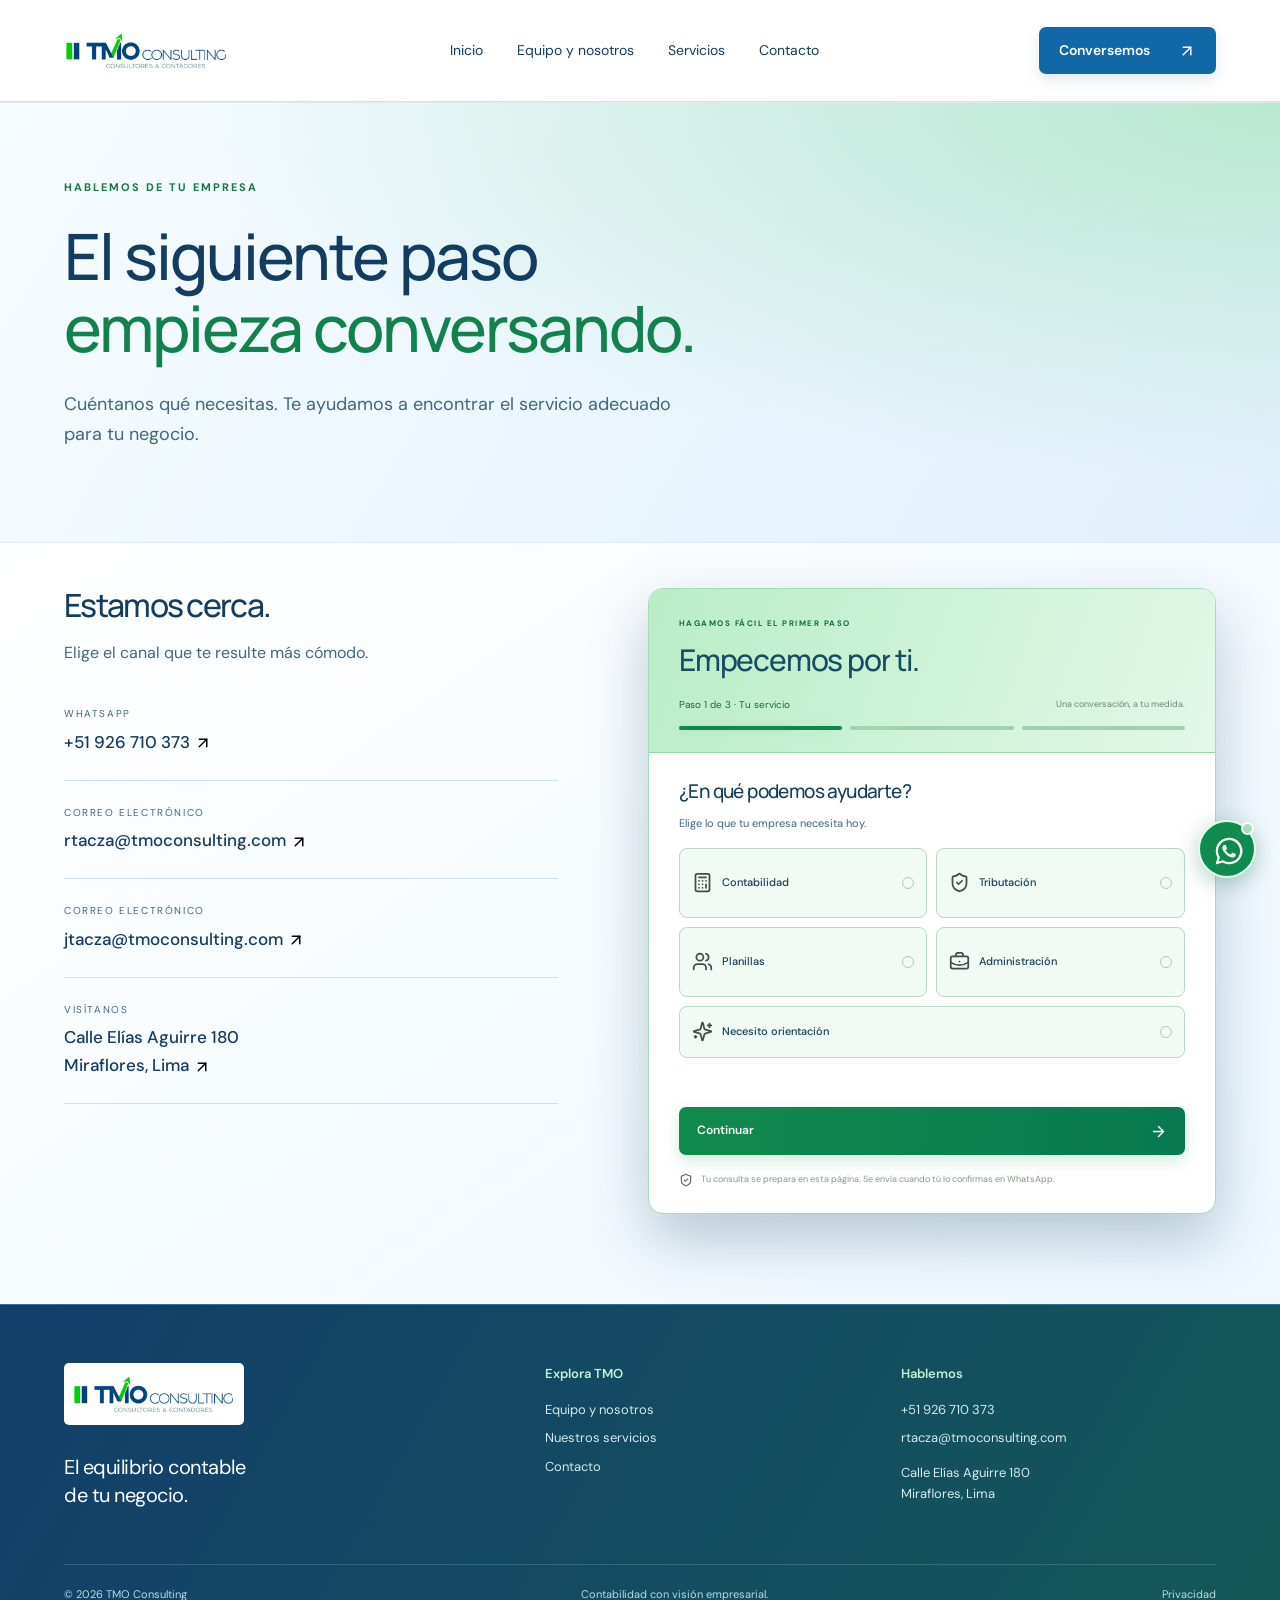
<file: contacto/index.html>
<!DOCTYPE html><html lang="es"><head><meta charset="UTF-8"><meta name="viewport" content="width=device-width,initial-scale=1"><title>Contacto | TMO Consulting</title><meta name="description" content="Asesoría contable, tributaria, planillas y administración para empresas. Conoce TMO Consulting en Miraflores, Lima."><meta name="theme-color" content="#102c2b"><link rel="stylesheet" href="/style.css"><link rel="stylesheet" href="/brand.css"><link rel="stylesheet" href="/experience.css"><link rel="stylesheet" href="/warmth.css"><link rel="stylesheet" href="/motion-experience.css"><link rel="stylesheet" href="/color-boost.css"><script src="/vendor/motion-12.23.24.js" defer></script><script src="/app.js" defer></script><script src="/motion-experience.js" defer></script></head><body><header><a class="brand" href="/" aria-label="TMO Consulting, inicio"><img src="/logo.webp" alt="TMO Consulting" width="180" height="50"></a><button class="menu" aria-label="Abrir menú" aria-expanded="false"><img class="ui-icon" src="/icons/menu.svg" width="20" height="20" alt="" aria-hidden="true"></button><nav><a href="/">Inicio</a><a href="/nosotros/">Equipo y nosotros</a><a href="/servicios/">Servicios</a><a href="/contacto/">Contacto</a></nav><a class="button small" href="/contacto/">Conversemos <span><img class="ui-icon" src="/icons/arrow-up-right.svg" width="20" height="20" alt="" aria-hidden="true"></span></a></header><main><section class="page-hero"><span class="eyebrow">HABLEMOS DE TU EMPRESA</span><h1>El siguiente paso<br><em>empieza conversando.</em></h1><p>Cuéntanos qué necesitas. Te ayudamos a encontrar el servicio adecuado para tu negocio.</p></section><section class="contact-layout"><div><h2>Estamos cerca.</h2><p>Elige el canal que te resulte más cómodo.</p><a class="contact-item" href="https://wa.me/51926710373" target="_blank" rel="noopener"><span>WHATSAPP</span><strong>+51 926 710 373 <img class="ui-icon" src="/icons/arrow-up-right.svg" width="20" height="20" alt="" aria-hidden="true"></strong></a><a class="contact-item" href="mailto:rtacza@tmoconsulting.com"><span>CORREO ELECTRÓNICO</span><strong>rtacza@tmoconsulting.com <img class="ui-icon" src="/icons/arrow-up-right.svg" width="20" height="20" alt="" aria-hidden="true"></strong></a><a class="contact-item" href="mailto:jtacza@tmoconsulting.com"><span>CORREO ELECTRÓNICO</span><strong>jtacza@tmoconsulting.com <img class="ui-icon" src="/icons/arrow-up-right.svg" width="20" height="20" alt="" aria-hidden="true"></strong></a><a class="contact-item" href="https://www.google.com/maps/search/?api=1&query=Calle+Elias+Aguirre+180+Miraflores+Lima" target="_blank" rel="noopener"><span>VISÍTANOS</span><strong>Calle Elías Aguirre 180<br>Miraflores, Lima <img class="ui-icon" src="/icons/arrow-up-right.svg" width="20" height="20" alt="" aria-hidden="true"></strong></a></div><form id="contact-form" class="guided-form" novalidate><div class="guided-form-head"><span class="eyebrow">HAGAMOS FÁCIL EL PRIMER PASO</span><h2>Empecemos por ti.</h2><div class="form-step-status"><span id="form-step-label" role="status">Paso 1 de 3 · Tu servicio</span><span>Una conversación, a tu medida.</span></div><div class="form-progress" aria-hidden="true"><span class="active"></span><span></span><span></span></div></div><div class="form-panels"><fieldset data-step="0"><legend tabindex="-1">¿En qué podemos ayudarte?</legend><p>Elige lo que tu empresa necesita hoy.</p><div class="service-picker"><label class="service-choice"><input type="radio" name="servicio" value="contabilidad" required><span><img class="ui-icon" src="/icons/calculator.svg" alt="" width="20" height="20" aria-hidden="true"><strong>Contabilidad</strong><span class="radio-mark"></span></span></label><label class="service-choice"><input type="radio" name="servicio" value="tributaria" required><span><img class="ui-icon" src="/icons/shield-check.svg" alt="" width="20" height="20" aria-hidden="true"><strong>Tributación</strong><span class="radio-mark"></span></span></label><label class="service-choice"><input type="radio" name="servicio" value="planillas" required><span><img class="ui-icon" src="/icons/users.svg" alt="" width="20" height="20" aria-hidden="true"><strong>Planillas</strong><span class="radio-mark"></span></span></label><label class="service-choice"><input type="radio" name="servicio" value="administracion" required><span><img class="ui-icon" src="/icons/briefcase-business.svg" alt="" width="20" height="20" aria-hidden="true"><strong>Administración</strong><span class="radio-mark"></span></span></label><label class="service-choice"><input type="radio" name="servicio" value="orientacion" required><span><img class="ui-icon" src="/icons/sparkles.svg" alt="" width="20" height="20" aria-hidden="true"><strong>Necesito orientación</strong><span class="radio-mark"></span></span></label></div></fieldset><fieldset data-step="1" hidden><legend tabindex="-1">Pongámosle nombre a la conversación.</legend><p>Solo necesitamos saber quién eres. Los datos opcionales pueden esperar.</p><label>Tu nombre <span class="required-label">*</span><input name="nombre" autocomplete="name" required maxlength="100" placeholder="¿Cómo te llamas?"></label><label>Empresa <span class="optional-label">Opcional</span><input name="empresa" autocomplete="organization" maxlength="150" placeholder="Nombre de tu empresa"></label><label>Correo electrónico <span class="optional-label">Opcional</span><input name="email" type="email" autocomplete="email" maxlength="150" placeholder="tu@empresa.com"></label></fieldset><fieldset data-step="2" hidden><legend tabindex="-1">Tu siguiente paso está listo.</legend><p>Revisa los datos y cuéntanos un poco más.</p><div class="consultation-recap"><span>VAMOS A CONVERSAR SOBRE</span><strong id="recap-service">Tu servicio</strong><p id="recap-person"></p><button type="button" class="edit-service">Cambiar servicio</button></div><label>¿Qué te gustaría resolver? <span class="required-label">*</span><textarea name="mensaje" required maxlength="2000" rows="3" placeholder="Por ejemplo: quiero ordenar la contabilidad de mi empresa."></textarea></label><label class="check consent-check"><input name="privacidad" type="checkbox" required><span>He leído la <a href="/privacidad/">información de privacidad</a>.</span></label></fieldset></div><div class="guided-navigation"><button type="button" class="form-back" hidden><img class="ui-icon" src="/icons/arrow-right.svg" alt="" width="20" height="20" aria-hidden="true"> Atrás</button><button type="submit" class="button form-next"><span>Continuar</span><img class="ui-icon" src="/icons/arrow-right.svg" alt="" width="20" height="20" aria-hidden="true"></button></div><p class="guided-footnote"><img class="ui-icon" src="/icons/shield-check.svg" alt="" width="20" height="20" aria-hidden="true"> Tu consulta se prepara en esta página. Se envía cuando tú lo confirmas en WhatsApp.</p><noscript><p>Para conversar con TMO, <a href="https://wa.me/51926710373">abre WhatsApp</a>.</p></noscript></form></section></main><footer><div class="footer-top"><div><img src="/logo.webp" alt="TMO Consulting" width="180" height="50"><p>El equilibrio contable<br>de tu negocio.</p></div><div><h4>Explora TMO</h4><a href="/nosotros/">Equipo y nosotros</a><a href="/servicios/">Nuestros servicios</a><a href="/contacto/">Contacto</a></div><div><h4>Hablemos</h4><a href="tel:+51926710373">+51 926 710 373</a><a href="mailto:rtacza@tmoconsulting.com">rtacza@tmoconsulting.com</a><p>Calle Elías Aguirre 180<br>Miraflores, Lima</p></div></div><div class="footer-bottom"><span>© 2026 TMO Consulting</span><span>Contabilidad con visión empresarial.</span><a href="/privacidad/">Privacidad</a></div></footer><button class="whatsapp" id="chat-launcher" type="button" aria-label="Abrir asistente TMO y contacto por WhatsApp" aria-haspopup="dialog" aria-controls="tmo-chat"><svg viewBox="0 0 32 32" aria-hidden="true" fill="currentColor"><path d="M16 .8A15.2 15.2 0 0 0 2.8 23.5L.7 31.3l8-2.1A15.2 15.2 0 1 0 16 .8zm0 27.9a12.6 12.6 0 0 1-6.4-1.8l-.5-.3-4.8 1.3 1.3-4.7-.3-.5A12.6 12.6 0 1 1 16 28.7zm7-9.5c-.4-.2-2.3-1.1-2.6-1.2-.4-.1-.6-.2-.9.2-.3.4-1 1.2-1.2 1.4-.2.3-.5.3-.9.1-.4-.2-1.6-.6-3-1.8-1.1-1-1.8-2.1-2-2.5-.2-.4 0-.6.2-.8l.6-.7c.2-.2.3-.4.4-.6.1-.3 0-.5 0-.7-.1-.2-.9-2.1-1.2-2.9-.3-.8-.6-.7-.9-.7h-.8c-.3 0-.7.1-1 .5s-1.3 1.3-1.3 3.2 1.4 3.7 1.6 4c.2.3 2.7 4.1 6.5 5.7.9.4 1.6.6 2.1.7.9.3 1.7.3 2.4.2.7-.1 2.3-.9 2.6-1.8.3-.9.3-1.7.2-1.8-.1-.2-.4-.3-.8-.5z"/></svg><span class="chat-badge"></span><span class="wa-tooltip">¿En qué podemos ayudarte?</span></button><dialog id="tmo-chat" aria-labelledby="chat-title"><div class="chat-shell"><div class="chat-head"><div class="bot-avatar">tmo<span><img class="ui-icon" src="/icons/sparkles.svg" width="20" height="20" alt="" aria-hidden="true"></span></div><div><h2 id="chat-title">Asistente TMO</h2><p>Guía automática de servicios</p></div><button type="button" class="chat-close" aria-label="Cerrar asistente"><img class="ui-icon" src="/icons/x.svg" width="20" height="20" alt="" aria-hidden="true"></button></div><div class="chat-notice">Respuestas simuladas para orientar tu consulta.</div><div id="chat-messages" class="chat-messages" role="log" aria-live="polite" aria-relevant="additions text"></div><div id="chat-options" class="chat-options" aria-label="Opciones de consulta"></div><div id="chat-handoff" class="chat-handoff" hidden><a class="button" id="chat-whatsapp" target="_blank" rel="noopener">Continuar por WhatsApp <img class="ui-icon" src="/icons/arrow-up-right.svg" width="20" height="20" alt="" aria-hidden="true"></a><p>Se abrirá tu consulta preparada. Tú confirmas el envío.</p><button class="chat-reset" type="button">Volver a empezar</button></div><div class="chat-foot">TMO Consulting · Un siguiente paso más claro.</div></div></dialog></body></html>
</file>
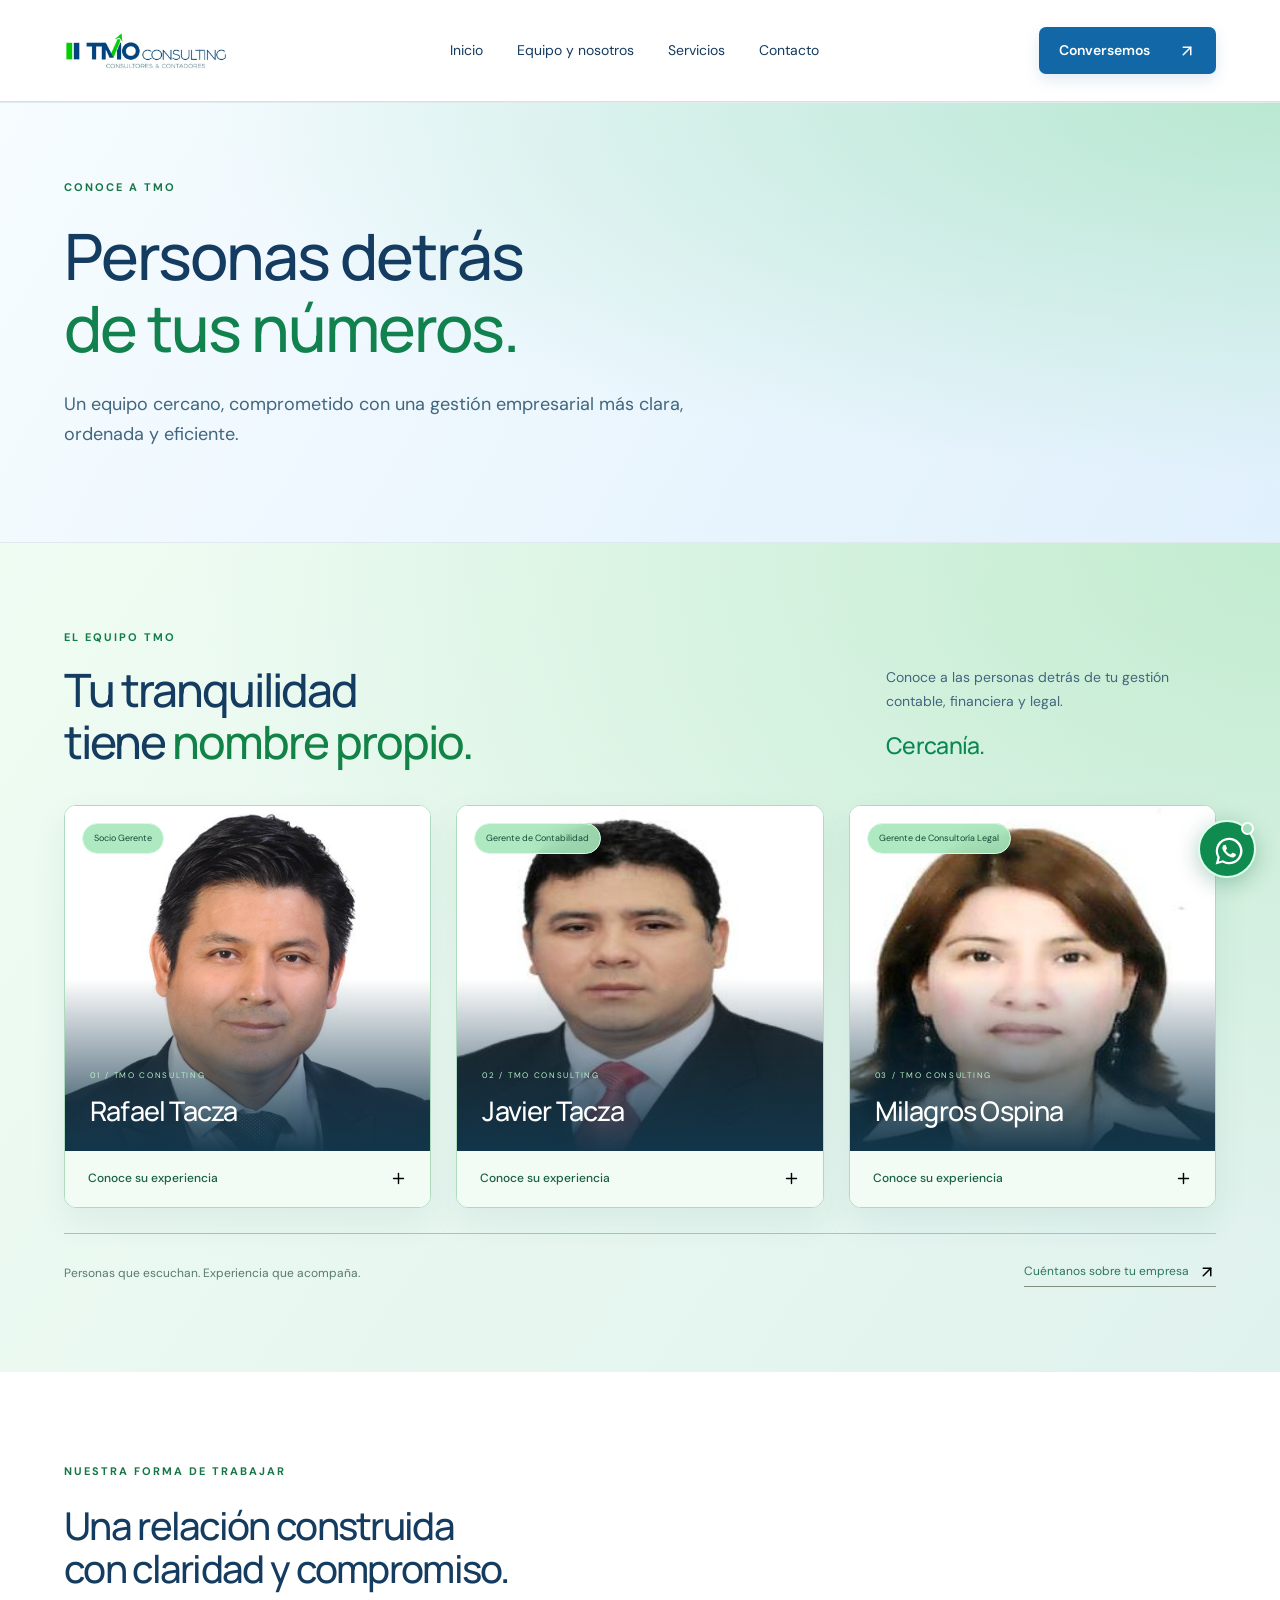
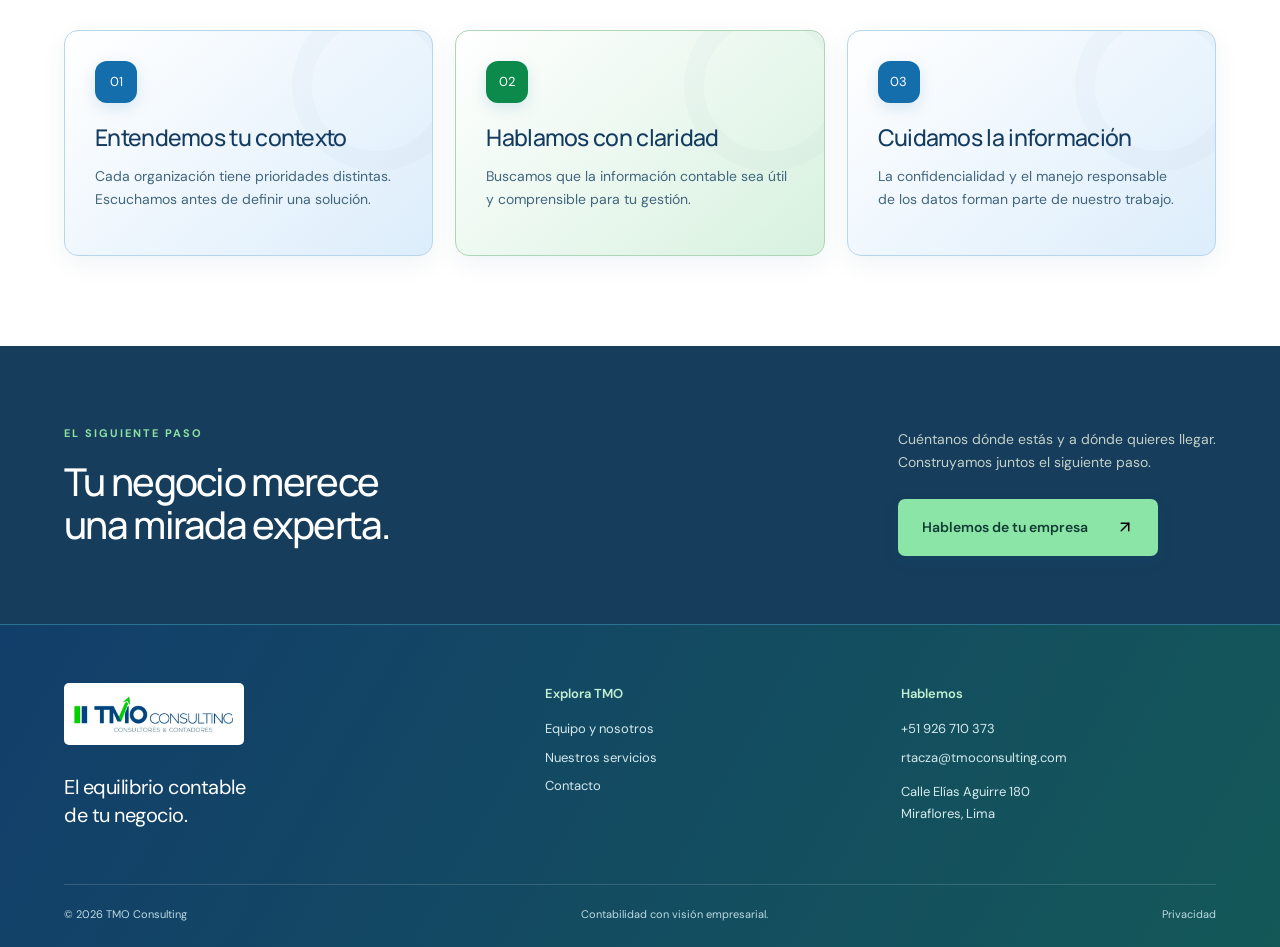
<file: nosotros/index.html>
<!DOCTYPE html><html lang="es"><head><meta charset="UTF-8"><meta name="viewport" content="width=device-width,initial-scale=1"><title>Nosotros | TMO Consulting</title><meta name="description" content="Asesoría contable, tributaria, planillas y administración para empresas. Conoce TMO Consulting en Miraflores, Lima."><meta name="theme-color" content="#102c2b"><link rel="stylesheet" href="/style.css"><link rel="stylesheet" href="/brand.css"><link rel="stylesheet" href="/experience.css"><link rel="stylesheet" href="/warmth.css"><link rel="stylesheet" href="/motion-experience.css"><link rel="stylesheet" href="/color-boost.css"><script src="/vendor/motion-12.23.24.js" defer></script><script src="/app.js" defer></script><script src="/motion-experience.js" defer></script></head><body><header><a class="brand" href="/" aria-label="TMO Consulting, inicio"><img src="/logo.webp" alt="TMO Consulting" width="180" height="50"></a><button class="menu" aria-label="Abrir menú" aria-expanded="false"><img class="ui-icon" src="/icons/menu.svg" width="20" height="20" alt="" aria-hidden="true"></button><nav><a href="/">Inicio</a><a href="/nosotros/">Equipo y nosotros</a><a href="/servicios/">Servicios</a><a href="/contacto/">Contacto</a></nav><a class="button small" href="/contacto/">Conversemos <span><img class="ui-icon" src="/icons/arrow-up-right.svg" width="20" height="20" alt="" aria-hidden="true"></span></a></header><main><section class="page-hero"><span class="eyebrow">CONOCE A TMO</span><h1>Personas detrás<br><em>de tus números.</em></h1><p>Un equipo cercano, comprometido con una gestión empresarial más clara, ordenada y eficiente.</p></section><section class="team-section" id="equipo"><div class="team-heading"><div><span class="eyebrow">EL EQUIPO TMO</span><h2>Tu tranquilidad<br>tiene <em>nombre propio.</em></h2></div><div class="team-heading-copy"><p>Conoce a las personas detrás de tu gestión contable, financiera y legal.</p><span class="team-rotator" aria-label="Cercanía, criterio y compromiso"><span aria-hidden="true" id="rotating-value">Cercanía.</span></span></div></div><div class="team-grid"><article class="team-card reveal-item"><div class="team-portrait"><img src="/team/rafael.jpg" alt="Rafael Tacza, Socio Gerente" loading="lazy" width="600" height="700"><span class="team-role">Socio Gerente</span><div class="team-name"><span>01 / TMO CONSULTING</span><h3>Rafael Tacza</h3></div></div><details class="team-profile"><summary><span>Conoce su experiencia</span><img class="ui-icon" src="/icons/plus.svg" alt="" width="20" height="20" aria-hidden="true"></summary><div><h4>Contabilidad, finanzas y tributación</h4><p>Contador Público Colegiado Certificado. Su trayectoria incluye experiencia en PwC Perú y asesoría en contabilidad, finanzas, auditoría y tributación.</p><a href="/contacto/">Conversemos con TMO <img class="ui-icon" src="/icons/arrow-up-right.svg" alt="" width="20" height="20" aria-hidden="true"></a></div></details></article><article class="team-card reveal-item"><div class="team-portrait"><img src="/team/javier.jpg" alt="Javier Tacza, Gerente de Contabilidad" loading="lazy" width="600" height="700"><span class="team-role">Gerente de Contabilidad</span><div class="team-name"><span>02 / TMO CONSULTING</span><h3>Javier Tacza</h3></div></div><details class="team-profile"><summary><span>Conoce su experiencia</span><img class="ui-icon" src="/icons/plus.svg" alt="" width="20" height="20" aria-hidden="true"></summary><div><h4>Gestión contable y financiera</h4><p>Partner de TMO con experiencia en sectores inmobiliario, publicidad y multinacionales. Especializado en Due Diligence y estructuras financieras.</p><a href="/contacto/">Conversemos con TMO <img class="ui-icon" src="/icons/arrow-up-right.svg" alt="" width="20" height="20" aria-hidden="true"></a></div></details></article><article class="team-card reveal-item"><div class="team-portrait"><img src="/team/milagros.jpg" alt="Milagros Ospina, Gerente de Consultoría Legal" loading="lazy" width="600" height="700"><span class="team-role">Gerente de Consultoría Legal</span><div class="team-name"><span>03 / TMO CONSULTING</span><h3>Milagros Ospina</h3></div></div><details class="team-profile"><summary><span>Conoce su experiencia</span><img class="ui-icon" src="/icons/plus.svg" alt="" width="20" height="20" aria-hidden="true"></summary><div><h4>Derecho corporativo y administrativo</h4><p>Abogada por la Universidad Nacional Mayor de San Marcos. Su práctica se enfoca en derecho corporativo y administrativo para empresas y personas.</p><a href="/contacto/">Conversemos con TMO <img class="ui-icon" src="/icons/arrow-up-right.svg" alt="" width="20" height="20" aria-hidden="true"></a></div></details></article></div><div class="team-bottom"><span>Personas que escuchan. Experiencia que acompaña.</span><a href="/contacto/" class="plain">Cuéntanos sobre tu empresa <img class="ui-icon" src="/icons/arrow-up-right.svg" alt="" width="20" height="20" aria-hidden="true"></a></div></section><section class="section"><span class="eyebrow">NUESTRA FORMA DE TRABAJAR</span><h2>Una relación construida<br>con claridad y compromiso.</h2><div class="steps"><article><span>01</span><h3>Entendemos tu contexto</h3><p>Cada organización tiene prioridades distintas. Escuchamos antes de definir una solución.</p></article><article><span>02</span><h3>Hablamos con claridad</h3><p>Buscamos que la información contable sea útil y comprensible para tu gestión.</p></article><article><span>03</span><h3>Cuidamos la información</h3><p>La confidencialidad y el manejo responsable de los datos forman parte de nuestro trabajo.</p></article></div></section><section class="cta"><div><span class="eyebrow">EL SIGUIENTE PASO</span><h2>Tu negocio merece<br>una mirada experta.</h2></div><div><p>Cuéntanos dónde estás y a dónde quieres llegar.<br>Construyamos juntos el siguiente paso.</p><a class="button light" href="/contacto/">Hablemos de tu empresa <img class="ui-icon" src="/icons/arrow-up-right.svg" width="20" height="20" alt="" aria-hidden="true"></a></div></section></main><footer><div class="footer-top"><div><img src="/logo.webp" alt="TMO Consulting" width="180" height="50"><p>El equilibrio contable<br>de tu negocio.</p></div><div><h4>Explora TMO</h4><a href="/nosotros/">Equipo y nosotros</a><a href="/servicios/">Nuestros servicios</a><a href="/contacto/">Contacto</a></div><div><h4>Hablemos</h4><a href="tel:+51926710373">+51 926 710 373</a><a href="mailto:rtacza@tmoconsulting.com">rtacza@tmoconsulting.com</a><p>Calle Elías Aguirre 180<br>Miraflores, Lima</p></div></div><div class="footer-bottom"><span>© 2026 TMO Consulting</span><span>Contabilidad con visión empresarial.</span><a href="/privacidad/">Privacidad</a></div></footer><button class="whatsapp" id="chat-launcher" type="button" aria-label="Abrir asistente TMO y contacto por WhatsApp" aria-haspopup="dialog" aria-controls="tmo-chat"><svg viewBox="0 0 32 32" aria-hidden="true" fill="currentColor"><path d="M16 .8A15.2 15.2 0 0 0 2.8 23.5L.7 31.3l8-2.1A15.2 15.2 0 1 0 16 .8zm0 27.9a12.6 12.6 0 0 1-6.4-1.8l-.5-.3-4.8 1.3 1.3-4.7-.3-.5A12.6 12.6 0 1 1 16 28.7zm7-9.5c-.4-.2-2.3-1.1-2.6-1.2-.4-.1-.6-.2-.9.2-.3.4-1 1.2-1.2 1.4-.2.3-.5.3-.9.1-.4-.2-1.6-.6-3-1.8-1.1-1-1.8-2.1-2-2.5-.2-.4 0-.6.2-.8l.6-.7c.2-.2.3-.4.4-.6.1-.3 0-.5 0-.7-.1-.2-.9-2.1-1.2-2.9-.3-.8-.6-.7-.9-.7h-.8c-.3 0-.7.1-1 .5s-1.3 1.3-1.3 3.2 1.4 3.7 1.6 4c.2.3 2.7 4.1 6.5 5.7.9.4 1.6.6 2.1.7.9.3 1.7.3 2.4.2.7-.1 2.3-.9 2.6-1.8.3-.9.3-1.7.2-1.8-.1-.2-.4-.3-.8-.5z"/></svg><span class="chat-badge"></span><span class="wa-tooltip">¿En qué podemos ayudarte?</span></button><dialog id="tmo-chat" aria-labelledby="chat-title"><div class="chat-shell"><div class="chat-head"><div class="bot-avatar">tmo<span><img class="ui-icon" src="/icons/sparkles.svg" width="20" height="20" alt="" aria-hidden="true"></span></div><div><h2 id="chat-title">Asistente TMO</h2><p>Guía automática de servicios</p></div><button type="button" class="chat-close" aria-label="Cerrar asistente"><img class="ui-icon" src="/icons/x.svg" width="20" height="20" alt="" aria-hidden="true"></button></div><div class="chat-notice">Respuestas simuladas para orientar tu consulta.</div><div id="chat-messages" class="chat-messages" role="log" aria-live="polite" aria-relevant="additions text"></div><div id="chat-options" class="chat-options" aria-label="Opciones de consulta"></div><div id="chat-handoff" class="chat-handoff" hidden><a class="button" id="chat-whatsapp" target="_blank" rel="noopener">Continuar por WhatsApp <img class="ui-icon" src="/icons/arrow-up-right.svg" width="20" height="20" alt="" aria-hidden="true"></a><p>Se abrirá tu consulta preparada. Tú confirmas el envío.</p><button class="chat-reset" type="button">Volver a empezar</button></div><div class="chat-foot">TMO Consulting · Un siguiente paso más claro.</div></div></dialog></body></html>
</file>
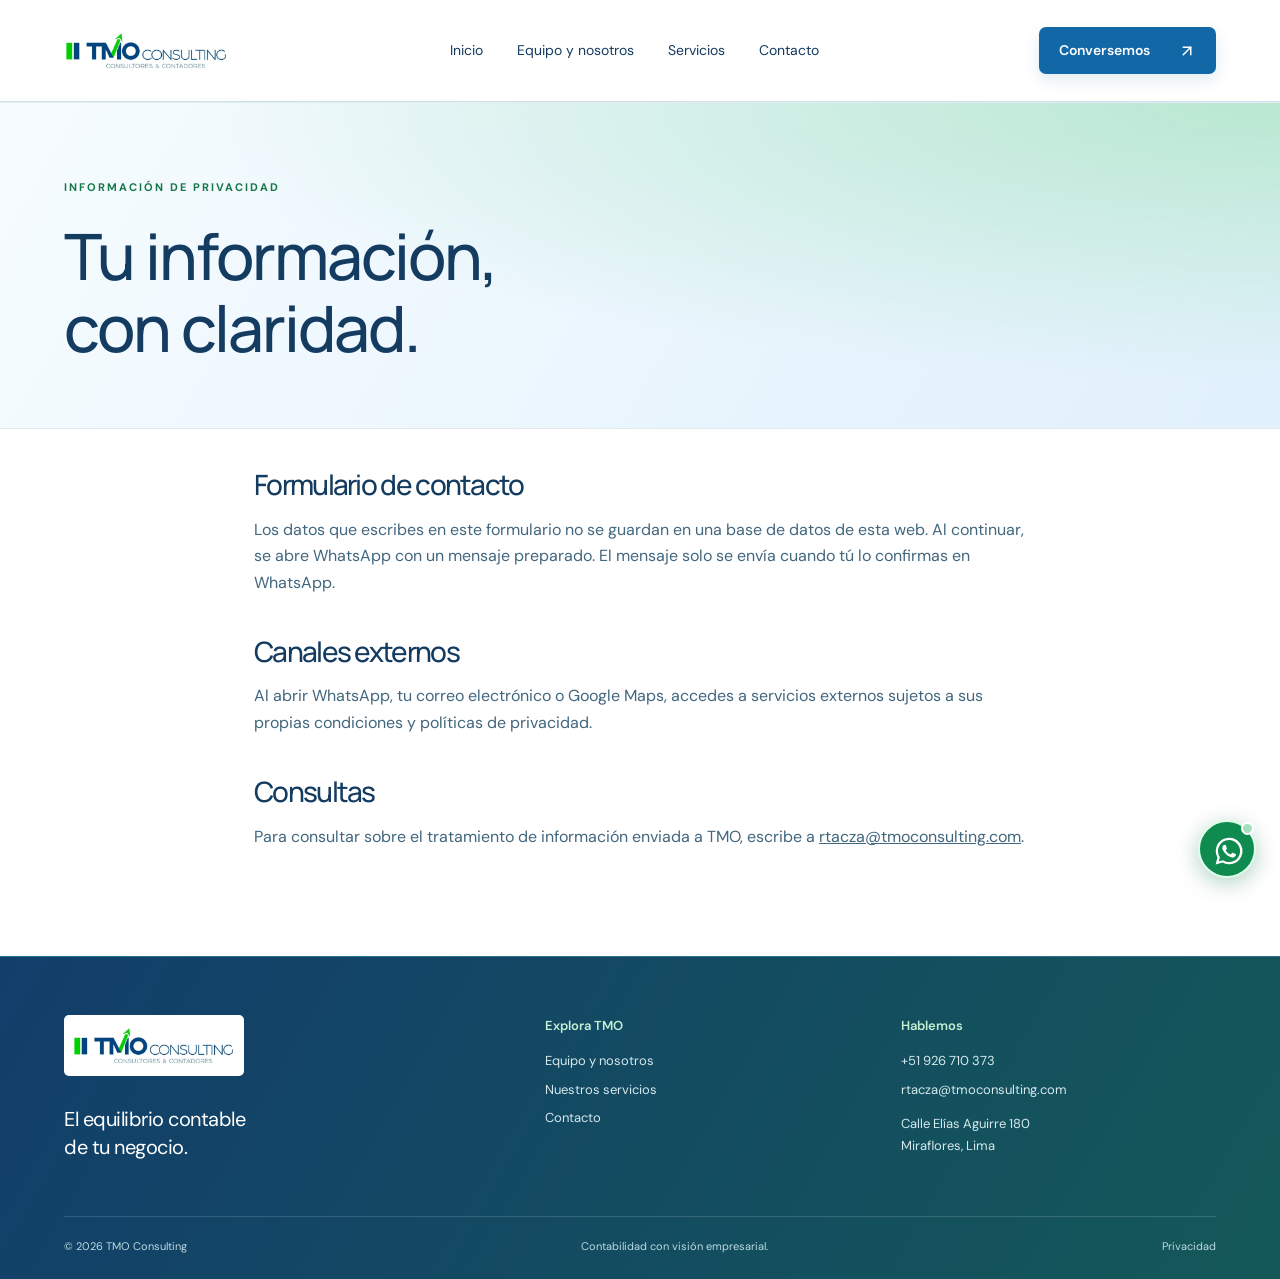
<file: privacidad/index.html>
<!DOCTYPE html><html lang="es"><head><meta charset="UTF-8"><meta name="viewport" content="width=device-width,initial-scale=1"><title>Privacidad | TMO Consulting</title><meta name="description" content="Asesoría contable, tributaria, planillas y administración para empresas. Conoce TMO Consulting en Miraflores, Lima."><meta name="theme-color" content="#102c2b"><link rel="stylesheet" href="/style.css"><link rel="stylesheet" href="/brand.css"><link rel="stylesheet" href="/experience.css"><link rel="stylesheet" href="/warmth.css"><link rel="stylesheet" href="/motion-experience.css"><link rel="stylesheet" href="/color-boost.css"><script src="/vendor/motion-12.23.24.js" defer></script><script src="/app.js" defer></script><script src="/motion-experience.js" defer></script></head><body><header><a class="brand" href="/" aria-label="TMO Consulting, inicio"><img src="/logo.webp" alt="TMO Consulting" width="180" height="50"></a><button class="menu" aria-label="Abrir menú" aria-expanded="false"><img class="ui-icon" src="/icons/menu.svg" width="20" height="20" alt="" aria-hidden="true"></button><nav><a href="/">Inicio</a><a href="/nosotros/">Equipo y nosotros</a><a href="/servicios/">Servicios</a><a href="/contacto/">Contacto</a></nav><a class="button small" href="/contacto/">Conversemos <span><img class="ui-icon" src="/icons/arrow-up-right.svg" width="20" height="20" alt="" aria-hidden="true"></span></a></header><main><section class="page-hero"><span class="eyebrow">INFORMACIÓN DE PRIVACIDAD</span><h1>Tu información,<br>con claridad.</h1></section><section class="section prose"><h2>Formulario de contacto</h2><p>Los datos que escribes en este formulario no se guardan en una base de datos de esta web. Al continuar, se abre WhatsApp con un mensaje preparado. El mensaje solo se envía cuando tú lo confirmas en WhatsApp.</p><h2>Canales externos</h2><p>Al abrir WhatsApp, tu correo electrónico o Google Maps, accedes a servicios externos sujetos a sus propias condiciones y políticas de privacidad.</p><h2>Consultas</h2><p>Para consultar sobre el tratamiento de información enviada a TMO, escribe a <a href="mailto:rtacza@tmoconsulting.com">rtacza@tmoconsulting.com</a>.</p></section></main><footer><div class="footer-top"><div><img src="/logo.webp" alt="TMO Consulting" width="180" height="50"><p>El equilibrio contable<br>de tu negocio.</p></div><div><h4>Explora TMO</h4><a href="/nosotros/">Equipo y nosotros</a><a href="/servicios/">Nuestros servicios</a><a href="/contacto/">Contacto</a></div><div><h4>Hablemos</h4><a href="tel:+51926710373">+51 926 710 373</a><a href="mailto:rtacza@tmoconsulting.com">rtacza@tmoconsulting.com</a><p>Calle Elías Aguirre 180<br>Miraflores, Lima</p></div></div><div class="footer-bottom"><span>© 2026 TMO Consulting</span><span>Contabilidad con visión empresarial.</span><a href="/privacidad/">Privacidad</a></div></footer><button class="whatsapp" id="chat-launcher" type="button" aria-label="Abrir asistente TMO y contacto por WhatsApp" aria-haspopup="dialog" aria-controls="tmo-chat"><svg viewBox="0 0 32 32" aria-hidden="true" fill="currentColor"><path d="M16 .8A15.2 15.2 0 0 0 2.8 23.5L.7 31.3l8-2.1A15.2 15.2 0 1 0 16 .8zm0 27.9a12.6 12.6 0 0 1-6.4-1.8l-.5-.3-4.8 1.3 1.3-4.7-.3-.5A12.6 12.6 0 1 1 16 28.7zm7-9.5c-.4-.2-2.3-1.1-2.6-1.2-.4-.1-.6-.2-.9.2-.3.4-1 1.2-1.2 1.4-.2.3-.5.3-.9.1-.4-.2-1.6-.6-3-1.8-1.1-1-1.8-2.1-2-2.5-.2-.4 0-.6.2-.8l.6-.7c.2-.2.3-.4.4-.6.1-.3 0-.5 0-.7-.1-.2-.9-2.1-1.2-2.9-.3-.8-.6-.7-.9-.7h-.8c-.3 0-.7.1-1 .5s-1.3 1.3-1.3 3.2 1.4 3.7 1.6 4c.2.3 2.7 4.1 6.5 5.7.9.4 1.6.6 2.1.7.9.3 1.7.3 2.4.2.7-.1 2.3-.9 2.6-1.8.3-.9.3-1.7.2-1.8-.1-.2-.4-.3-.8-.5z"/></svg><span class="chat-badge"></span><span class="wa-tooltip">¿En qué podemos ayudarte?</span></button><dialog id="tmo-chat" aria-labelledby="chat-title"><div class="chat-shell"><div class="chat-head"><div class="bot-avatar">tmo<span><img class="ui-icon" src="/icons/sparkles.svg" width="20" height="20" alt="" aria-hidden="true"></span></div><div><h2 id="chat-title">Asistente TMO</h2><p>Guía automática de servicios</p></div><button type="button" class="chat-close" aria-label="Cerrar asistente"><img class="ui-icon" src="/icons/x.svg" width="20" height="20" alt="" aria-hidden="true"></button></div><div class="chat-notice">Respuestas simuladas para orientar tu consulta.</div><div id="chat-messages" class="chat-messages" role="log" aria-live="polite" aria-relevant="additions text"></div><div id="chat-options" class="chat-options" aria-label="Opciones de consulta"></div><div id="chat-handoff" class="chat-handoff" hidden><a class="button" id="chat-whatsapp" target="_blank" rel="noopener">Continuar por WhatsApp <img class="ui-icon" src="/icons/arrow-up-right.svg" width="20" height="20" alt="" aria-hidden="true"></a><p>Se abrirá tu consulta preparada. Tú confirmas el envío.</p><button class="chat-reset" type="button">Volver a empezar</button></div><div class="chat-foot">TMO Consulting · Un siguiente paso más claro.</div></div></dialog></body></html>
</file>
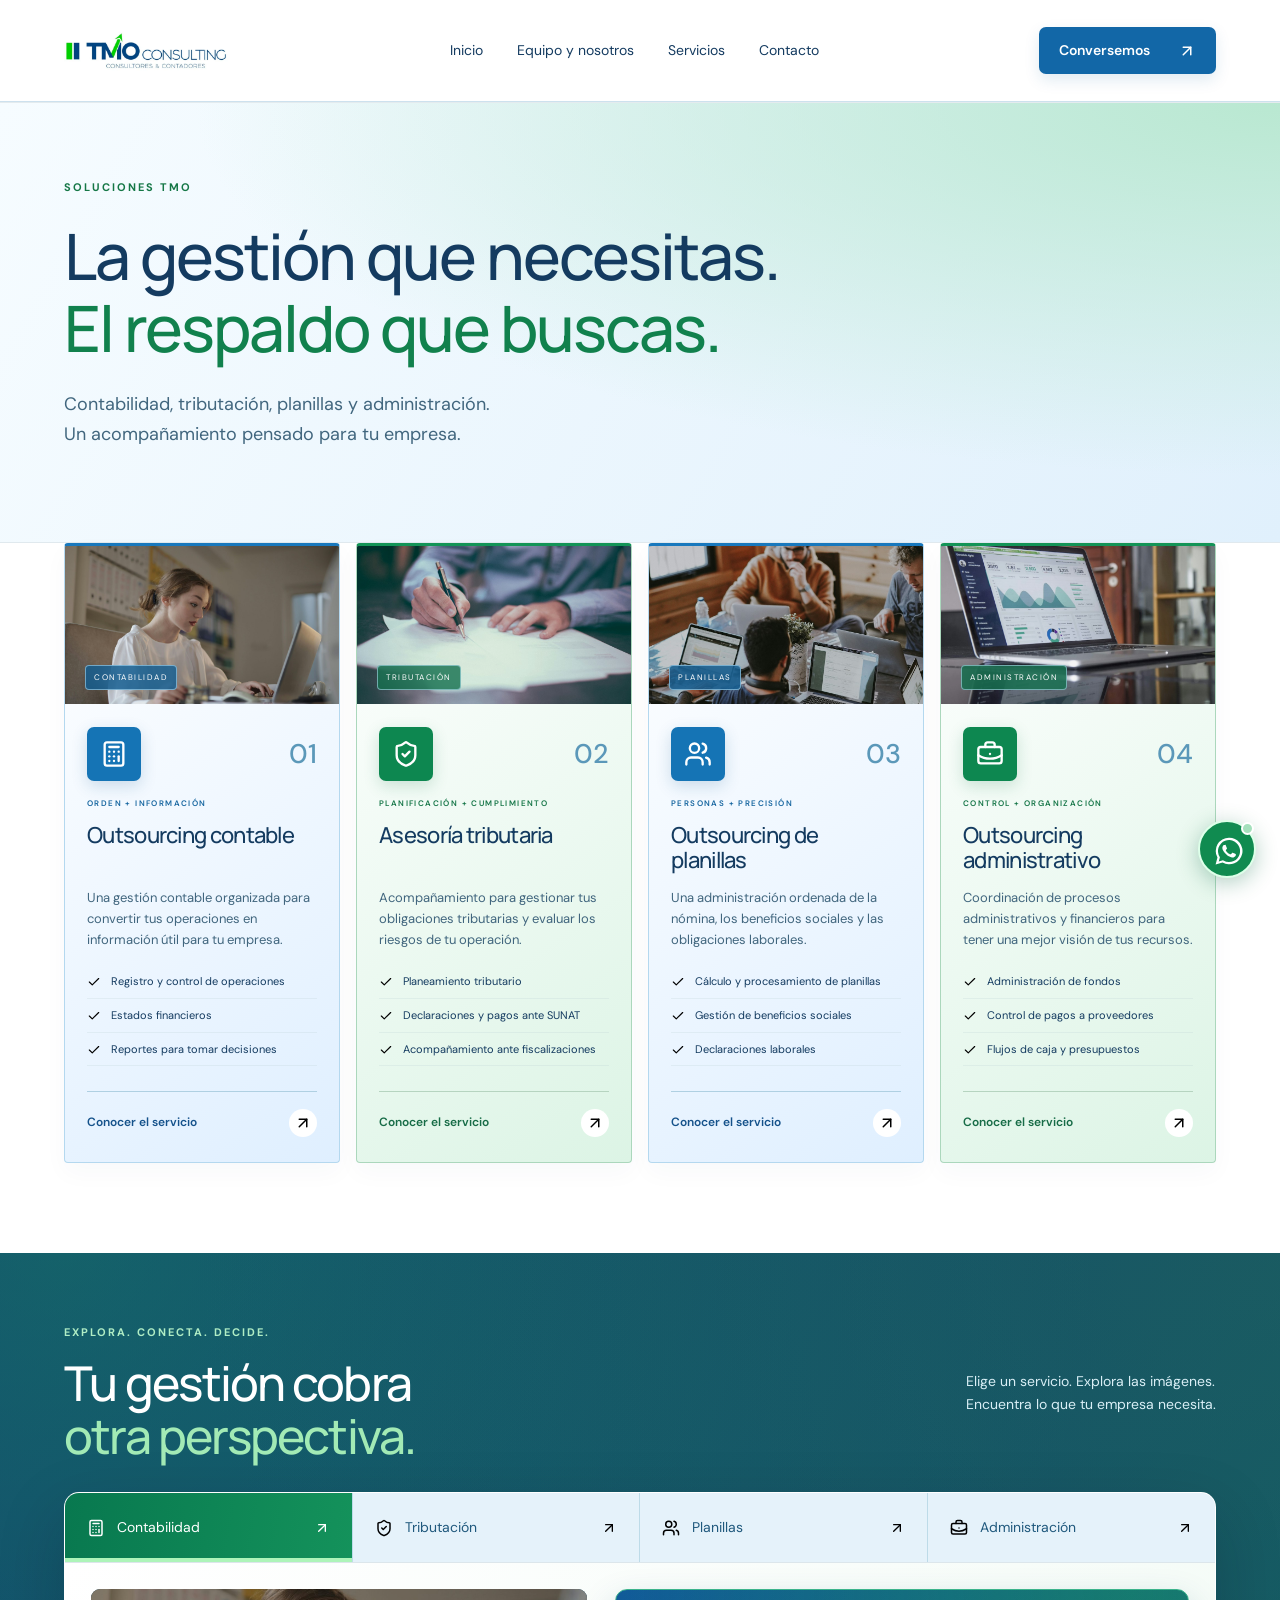
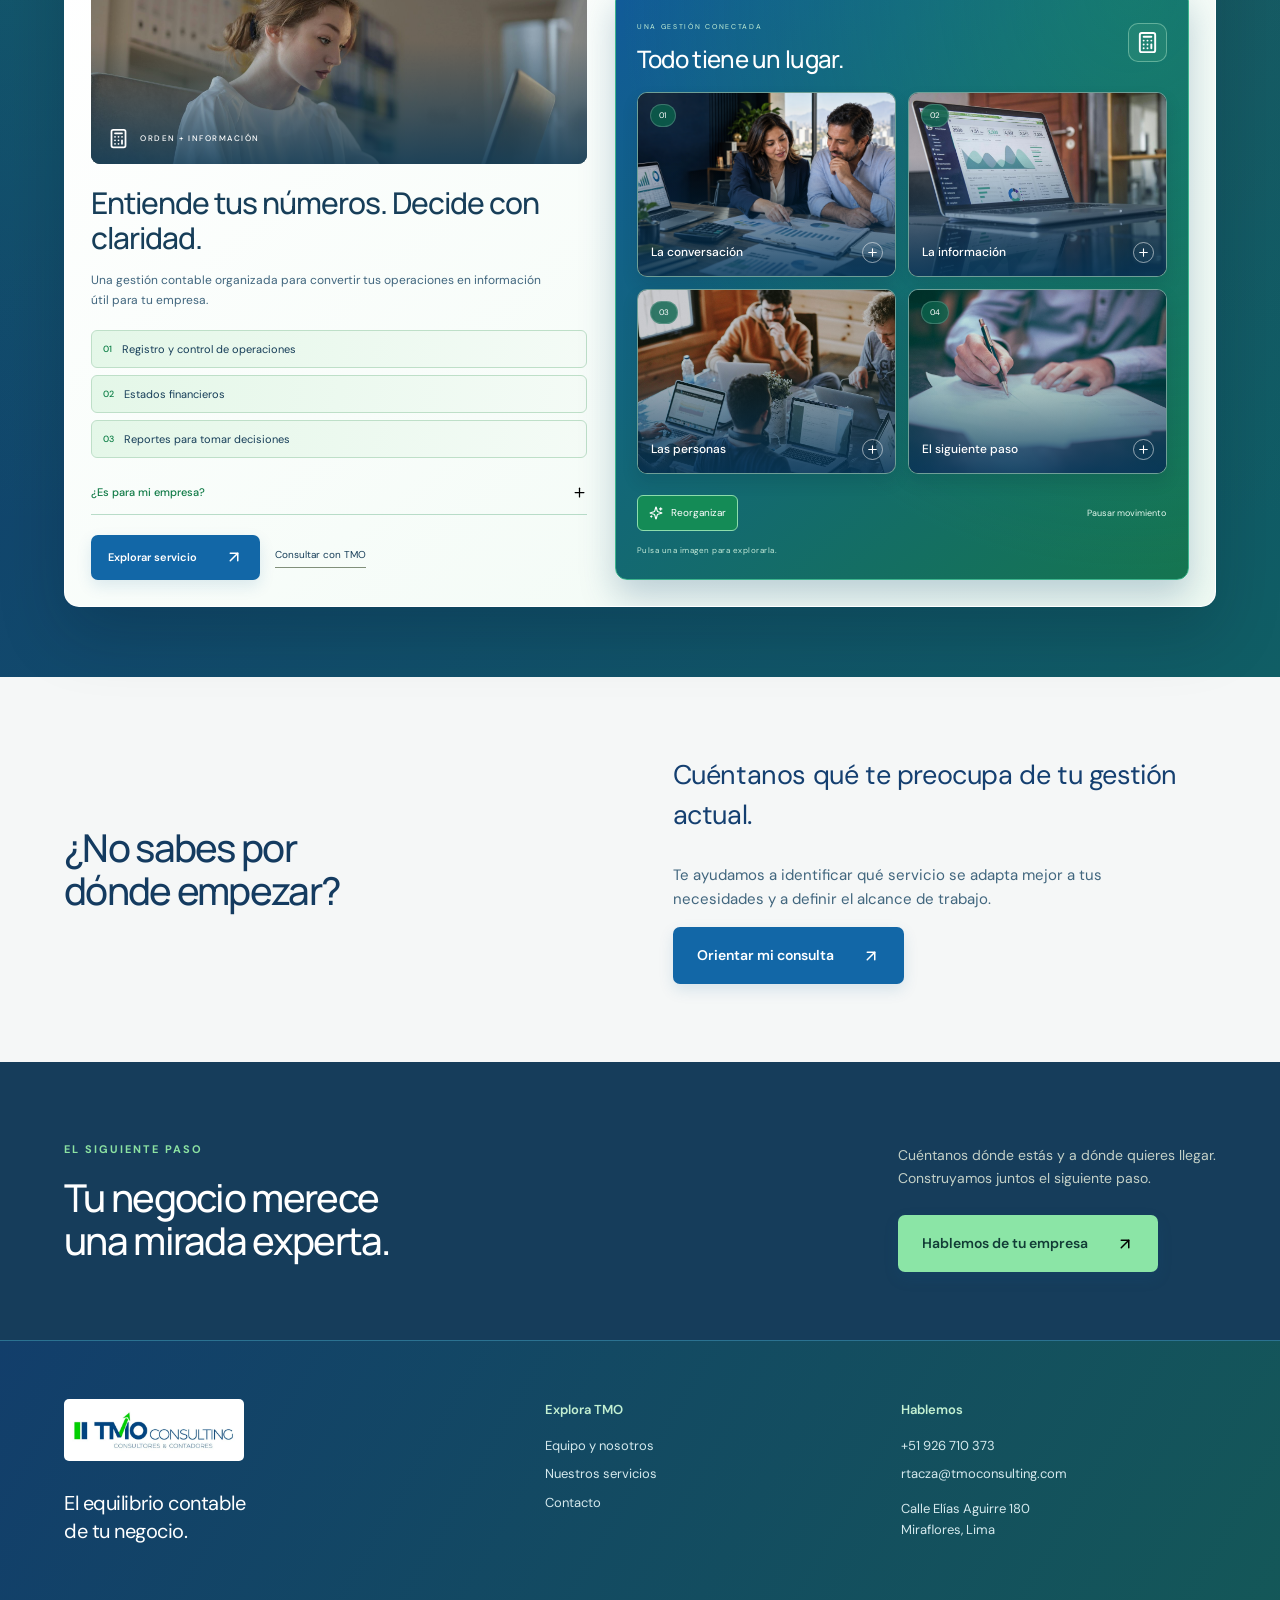
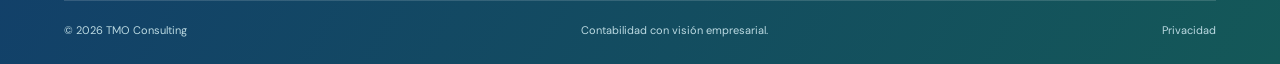
<file: servicios/index.html>
<!DOCTYPE html><html lang="es"><head><meta charset="UTF-8"><meta name="viewport" content="width=device-width,initial-scale=1"><title>Nuestros servicios | TMO Consulting</title><meta name="description" content="Asesoría contable, tributaria, planillas y administración para empresas. Conoce TMO Consulting en Miraflores, Lima."><meta name="theme-color" content="#102c2b"><link rel="stylesheet" href="/style.css"><link rel="stylesheet" href="/brand.css"><link rel="stylesheet" href="/experience.css"><link rel="stylesheet" href="/warmth.css"><link rel="stylesheet" href="/motion-experience.css"><link rel="stylesheet" href="/color-boost.css"><script src="/vendor/motion-12.23.24.js" defer></script><script src="/app.js" defer></script><script src="/motion-experience.js" defer></script></head><body><header><a class="brand" href="/" aria-label="TMO Consulting, inicio"><img src="/logo.webp" alt="TMO Consulting" width="180" height="50"></a><button class="menu" aria-label="Abrir menú" aria-expanded="false"><img class="ui-icon" src="/icons/menu.svg" width="20" height="20" alt="" aria-hidden="true"></button><nav><a href="/">Inicio</a><a href="/nosotros/">Equipo y nosotros</a><a href="/servicios/">Servicios</a><a href="/contacto/">Contacto</a></nav><a class="button small" href="/contacto/">Conversemos <span><img class="ui-icon" src="/icons/arrow-up-right.svg" width="20" height="20" alt="" aria-hidden="true"></span></a></header><main><section class="page-hero"><span class="eyebrow">SOLUCIONES TMO</span><h1>La gestión que necesitas.<br><em>El respaldo que buscas.</em></h1><p>Contabilidad, tributación, planillas y administración.<br>Un acompañamiento pensado para tu empresa.</p></section><section class="section compact"><div class="services-grid"><a class="service-card rich-card blue" href="/servicios/contabilidad/"><div class="summary-photo"><img src="/photos/contabilidad.jpg" alt="" loading="lazy"><span>CONTABILIDAD</span></div><div class="card-top"><span class="service-icon">
<svg aria-hidden="true"
 
  xmlns="http://www.w3.org/2000/svg"
  width="24"
  height="24"
  viewBox="0 0 24 24"
  fill="none"
  stroke="currentColor"
  stroke-width="2"
  stroke-linecap="round"
  stroke-linejoin="round"
>
  <rect width="16" height="20" x="4" y="2" rx="2" />
  <line x1="8" x2="16" y1="6" y2="6" />
  <line x1="16" x2="16" y1="14" y2="18" />
  <path d="M16 10h.01" />
  <path d="M12 10h.01" />
  <path d="M8 10h.01" />
  <path d="M12 14h.01" />
  <path d="M8 14h.01" />
  <path d="M12 18h.01" />
  <path d="M8 18h.01" />
</svg>
</span><span class="card-number">01</span></div><span class="card-tag">ORDEN + INFORMACIÓN</span><h3>Outsourcing contable</h3><p>Una gestión contable organizada para convertir tus operaciones en información útil para tu empresa.</p><ul class="feature-list"><li><span><img class="ui-icon" src="/icons/check.svg" width="20" height="20" alt="" aria-hidden="true"></span>Registro y control de operaciones</li><li><span><img class="ui-icon" src="/icons/check.svg" width="20" height="20" alt="" aria-hidden="true"></span>Estados financieros</li><li><span><img class="ui-icon" src="/icons/check.svg" width="20" height="20" alt="" aria-hidden="true"></span>Reportes para tomar decisiones</li></ul><span class="card-link">Conocer el servicio <b><img class="ui-icon" src="/icons/arrow-up-right.svg" width="20" height="20" alt="" aria-hidden="true"></b></span></a><a class="service-card rich-card green" href="/servicios/tributaria/"><div class="summary-photo"><img src="/photos/tributaria.jpg" alt="" loading="lazy"><span>TRIBUTACIÓN</span></div><div class="card-top"><span class="service-icon">
<svg aria-hidden="true"
 
  xmlns="http://www.w3.org/2000/svg"
  width="24"
  height="24"
  viewBox="0 0 24 24"
  fill="none"
  stroke="currentColor"
  stroke-width="2"
  stroke-linecap="round"
  stroke-linejoin="round"
>
  <path d="M20 13c0 5-3.5 7.5-7.66 8.95a1 1 0 0 1-.67-.01C7.5 20.5 4 18 4 13V6a1 1 0 0 1 1-1c2 0 4.5-1.2 6.24-2.72a1.17 1.17 0 0 1 1.52 0C14.51 3.81 17 5 19 5a1 1 0 0 1 1 1z" />
  <path d="m9 12 2 2 4-4" />
</svg>
</span><span class="card-number">02</span></div><span class="card-tag">PLANIFICACIÓN + CUMPLIMIENTO</span><h3>Asesoría tributaria</h3><p>Acompañamiento para gestionar tus obligaciones tributarias y evaluar los riesgos de tu operación.</p><ul class="feature-list"><li><span><img class="ui-icon" src="/icons/check.svg" width="20" height="20" alt="" aria-hidden="true"></span>Planeamiento tributario</li><li><span><img class="ui-icon" src="/icons/check.svg" width="20" height="20" alt="" aria-hidden="true"></span>Declaraciones y pagos ante SUNAT</li><li><span><img class="ui-icon" src="/icons/check.svg" width="20" height="20" alt="" aria-hidden="true"></span>Acompañamiento ante fiscalizaciones</li></ul><span class="card-link">Conocer el servicio <b><img class="ui-icon" src="/icons/arrow-up-right.svg" width="20" height="20" alt="" aria-hidden="true"></b></span></a><a class="service-card rich-card blue" href="/servicios/planillas/"><div class="summary-photo"><img src="/photos/planillas.jpg" alt="" loading="lazy"><span>PLANILLAS</span></div><div class="card-top"><span class="service-icon">
<svg aria-hidden="true"
 
  xmlns="http://www.w3.org/2000/svg"
  width="24"
  height="24"
  viewBox="0 0 24 24"
  fill="none"
  stroke="currentColor"
  stroke-width="2"
  stroke-linecap="round"
  stroke-linejoin="round"
>
  <path d="M16 21v-2a4 4 0 0 0-4-4H6a4 4 0 0 0-4 4v2" />
  <circle cx="9" cy="7" r="4" />
  <path d="M22 21v-2a4 4 0 0 0-3-3.87" />
  <path d="M16 3.13a4 4 0 0 1 0 7.75" />
</svg>
</span><span class="card-number">03</span></div><span class="card-tag">PERSONAS + PRECISIÓN</span><h3>Outsourcing de planillas</h3><p>Una administración ordenada de la nómina, los beneficios sociales y las obligaciones laborales.</p><ul class="feature-list"><li><span><img class="ui-icon" src="/icons/check.svg" width="20" height="20" alt="" aria-hidden="true"></span>Cálculo y procesamiento de planillas</li><li><span><img class="ui-icon" src="/icons/check.svg" width="20" height="20" alt="" aria-hidden="true"></span>Gestión de beneficios sociales</li><li><span><img class="ui-icon" src="/icons/check.svg" width="20" height="20" alt="" aria-hidden="true"></span>Declaraciones laborales</li></ul><span class="card-link">Conocer el servicio <b><img class="ui-icon" src="/icons/arrow-up-right.svg" width="20" height="20" alt="" aria-hidden="true"></b></span></a><a class="service-card rich-card green" href="/servicios/administracion/"><div class="summary-photo"><img src="/photos/administracion.jpg" alt="" loading="lazy"><span>ADMINISTRACIÓN</span></div><div class="card-top"><span class="service-icon">
<svg aria-hidden="true"
 
  xmlns="http://www.w3.org/2000/svg"
  width="24"
  height="24"
  viewBox="0 0 24 24"
  fill="none"
  stroke="currentColor"
  stroke-width="2"
  stroke-linecap="round"
  stroke-linejoin="round"
>
  <path d="M12 12h.01" />
  <path d="M16 6V4a2 2 0 0 0-2-2h-4a2 2 0 0 0-2 2v2" />
  <path d="M22 13a18.15 18.15 0 0 1-20 0" />
  <rect width="20" height="14" x="2" y="6" rx="2" />
</svg>
</span><span class="card-number">04</span></div><span class="card-tag">CONTROL + ORGANIZACIÓN</span><h3>Outsourcing administrativo</h3><p>Coordinación de procesos administrativos y financieros para tener una mejor visión de tus recursos.</p><ul class="feature-list"><li><span><img class="ui-icon" src="/icons/check.svg" width="20" height="20" alt="" aria-hidden="true"></span>Administración de fondos</li><li><span><img class="ui-icon" src="/icons/check.svg" width="20" height="20" alt="" aria-hidden="true"></span>Control de pagos a proveedores</li><li><span><img class="ui-icon" src="/icons/check.svg" width="20" height="20" alt="" aria-hidden="true"></span>Flujos de caja y presupuestos</li></ul><span class="card-link">Conocer el servicio <b><img class="ui-icon" src="/icons/arrow-up-right.svg" width="20" height="20" alt="" aria-hidden="true"></b></span></a></div></section><section class="service-experience section motion-service-experience"><div class="section-heading motion-section-heading"><div><span class="eyebrow">EXPLORA. CONECTA. DECIDE.</span><h2>Tu gestión cobra<br><em>otra perspectiva.</em></h2></div><p>Elige un servicio. Explora las imágenes.<br>Encuentra lo que tu empresa necesita.</p></div><div class="service-explorer"><div class="explorer-tabs" role="tablist" aria-label="Áreas de servicio"><button class="explorer-tab" role="tab" id="tab-contabilidad" aria-controls="panel-contabilidad" aria-selected="true" tabindex="0"><img class="ui-icon" src="/icons/calculator.svg" alt="" width="20" height="20" aria-hidden="true"><span>Contabilidad</span><img class="ui-icon" src="/icons/arrow-up-right.svg" alt="" width="20" height="20" aria-hidden="true"></button><button class="explorer-tab" role="tab" id="tab-tributaria" aria-controls="panel-tributaria" aria-selected="false" tabindex="-1"><img class="ui-icon" src="/icons/shield-check.svg" alt="" width="20" height="20" aria-hidden="true"><span>Tributación</span><img class="ui-icon" src="/icons/arrow-up-right.svg" alt="" width="20" height="20" aria-hidden="true"></button><button class="explorer-tab" role="tab" id="tab-planillas" aria-controls="panel-planillas" aria-selected="false" tabindex="-1"><img class="ui-icon" src="/icons/users.svg" alt="" width="20" height="20" aria-hidden="true"><span>Planillas</span><img class="ui-icon" src="/icons/arrow-up-right.svg" alt="" width="20" height="20" aria-hidden="true"></button><button class="explorer-tab" role="tab" id="tab-administracion" aria-controls="panel-administracion" aria-selected="false" tabindex="-1"><img class="ui-icon" src="/icons/briefcase-business.svg" alt="" width="20" height="20" aria-hidden="true"><span>Administración</span><img class="ui-icon" src="/icons/arrow-up-right.svg" alt="" width="20" height="20" aria-hidden="true"></button></div><div class="explorer-panel visual-explorer-panel" role="tabpanel" id="panel-contabilidad" aria-labelledby="tab-contabilidad" tabindex="0" ><div class="explorer-main"><div class="service-editorial"><img src="/photos/contabilidad.jpg" alt="Imagen referencial del área de contabilidad" loading="lazy"><span><img class="ui-icon" src="/icons/calculator.svg" alt="" width="20" height="20" aria-hidden="true">ORDEN + INFORMACIÓN</span></div><h3 class="split-title">Entiende tus números. Decide con claridad.</h3><p>Una gestión contable organizada para convertir tus operaciones en información útil para tu empresa.</p><div class="visual-benefits"><span><b>01</b>Registro y control de operaciones</span><span><b>02</b>Estados financieros</span><span><b>03</b>Reportes para tomar decisiones</span></div><details class="service-fit-details"><summary>¿Es para mi empresa?<img class="ui-icon" src="/icons/plus.svg" alt="" width="20" height="20" aria-hidden="true"></summary><ul><li>Necesitas ordenar la información de tu empresa.</li><li>Quieres comprender mejor tu situación financiera.</li><li>Buscas delegar el trabajo contable.</li></ul></details><div class="actions"><a class="button" href="/servicios/contabilidad/">Explorar servicio <img class="ui-icon" src="/icons/arrow-up-right.svg" alt="" width="20" height="20" aria-hidden="true"></a><a class="plain" href="/contacto/?servicio=contabilidad">Consultar con TMO</a></div></div><div class="motion-photo-board"><div class="photo-board-heading"><div><span>UNA GESTIÓN CONECTADA</span><h4>Todo tiene un lugar.</h4></div><span class="photo-board-icon"><img class="ui-icon" src="/icons/calculator.svg" alt="" width="20" height="20" aria-hidden="true"></span></div><div class="photo-grid"><button type="button" class="motion-photo-tile tile-tone-0" data-image="/photos/accounting-advice-hero.png" data-title="La conversación" data-description="Todo empieza por entender tu empresa y las decisiones que necesitas tomar." data-service-url="/servicios/contabilidad/" aria-label="Ampliar imagen: La conversación"><img src="/photos/accounting-advice-hero.png" alt="Imagen referencial: la conversación en la gestión empresarial" loading="lazy" width="700" height="500"><span class="photo-tile-number">01</span><span class="photo-tile-caption"><strong>La conversación</strong><img class="ui-icon" src="/icons/plus.svg" alt="" width="20" height="20" aria-hidden="true"></span></button><button type="button" class="motion-photo-tile tile-tone-1" data-image="/photos/administracion.jpg" data-title="La información" data-description="Los registros y reportes permiten mirar tu operación con más claridad." data-service-url="/servicios/contabilidad/" aria-label="Ampliar imagen: La información"><img src="/photos/administracion.jpg" alt="Imagen referencial: la información en la gestión empresarial" loading="lazy" width="700" height="500"><span class="photo-tile-number">02</span><span class="photo-tile-caption"><strong>La información</strong><img class="ui-icon" src="/icons/plus.svg" alt="" width="20" height="20" aria-hidden="true"></span></button><button type="button" class="motion-photo-tile tile-tone-2" data-image="/photos/planillas.jpg" data-title="Las personas" data-description="Una gestión ordenada conecta los procesos con las personas que los hacen posibles." data-service-url="/servicios/contabilidad/" aria-label="Ampliar imagen: Las personas"><img src="/photos/planillas.jpg" alt="Imagen referencial: las personas en la gestión empresarial" loading="lazy" width="700" height="500"><span class="photo-tile-number">03</span><span class="photo-tile-caption"><strong>Las personas</strong><img class="ui-icon" src="/icons/plus.svg" alt="" width="20" height="20" aria-hidden="true"></span></button><button type="button" class="motion-photo-tile tile-tone-3" data-image="/photos/tributaria.jpg" data-title="El siguiente paso" data-description="Revisamos contigo qué necesita atención y cómo definir el alcance de trabajo." data-service-url="/servicios/contabilidad/" aria-label="Ampliar imagen: El siguiente paso"><img src="/photos/tributaria.jpg" alt="Imagen referencial: el siguiente paso en la gestión empresarial" loading="lazy" width="700" height="500"><span class="photo-tile-number">04</span><span class="photo-tile-caption"><strong>El siguiente paso</strong><img class="ui-icon" src="/icons/plus.svg" alt="" width="20" height="20" aria-hidden="true"></span></button></div><div class="photo-board-toolbar"><button type="button" class="reorder-photos"><img class="ui-icon" src="/icons/sparkles.svg" alt="" width="20" height="20" aria-hidden="true">Reorganizar</button><button type="button" class="pause-photos" aria-pressed="false">Pausar movimiento</button></div><span class="photo-board-note">Pulsa una imagen para explorarla.</span></div></div><div class="explorer-panel visual-explorer-panel" role="tabpanel" id="panel-tributaria" aria-labelledby="tab-tributaria" tabindex="0" hidden><div class="explorer-main"><div class="service-editorial"><img src="/photos/tributaria.jpg" alt="Imagen referencial del área de tributación" loading="lazy"><span><img class="ui-icon" src="/icons/shield-check.svg" alt="" width="20" height="20" aria-hidden="true">PLANIFICACIÓN + CUMPLIMIENTO</span></div><h3 class="split-title">Anticipa tus obligaciones. Reduce la incertidumbre.</h3><p>Acompañamiento para gestionar tus obligaciones tributarias y evaluar los riesgos de tu operación.</p><div class="visual-benefits"><span><b>01</b>Planeamiento tributario</span><span><b>02</b>Declaraciones y pagos ante SUNAT</span><span><b>03</b>Acompañamiento ante fiscalizaciones</span></div><details class="service-fit-details"><summary>¿Es para mi empresa?<img class="ui-icon" src="/icons/plus.svg" alt="" width="20" height="20" aria-hidden="true"></summary><ul><li>Buscas organizar tus obligaciones tributarias.</li><li>Tienes dudas sobre tu situación fiscal.</li><li>Necesitas acompañamiento ante una fiscalización.</li></ul></details><div class="actions"><a class="button" href="/servicios/tributaria/">Explorar servicio <img class="ui-icon" src="/icons/arrow-up-right.svg" alt="" width="20" height="20" aria-hidden="true"></a><a class="plain" href="/contacto/?servicio=tributaria">Consultar con TMO</a></div></div><div class="motion-photo-board"><div class="photo-board-heading"><div><span>UNA GESTIÓN CONECTADA</span><h4>Todo tiene un lugar.</h4></div><span class="photo-board-icon"><img class="ui-icon" src="/icons/shield-check.svg" alt="" width="20" height="20" aria-hidden="true"></span></div><div class="photo-grid"><button type="button" class="motion-photo-tile tile-tone-0" data-image="/photos/accounting-advice-hero.png" data-title="La conversación" data-description="Todo empieza por entender tu empresa y las decisiones que necesitas tomar." data-service-url="/servicios/tributaria/" aria-label="Ampliar imagen: La conversación"><img src="/photos/accounting-advice-hero.png" alt="Imagen referencial: la conversación en la gestión empresarial" loading="lazy" width="700" height="500"><span class="photo-tile-number">01</span><span class="photo-tile-caption"><strong>La conversación</strong><img class="ui-icon" src="/icons/plus.svg" alt="" width="20" height="20" aria-hidden="true"></span></button><button type="button" class="motion-photo-tile tile-tone-1" data-image="/photos/administracion.jpg" data-title="La información" data-description="Los registros y reportes permiten mirar tu operación con más claridad." data-service-url="/servicios/tributaria/" aria-label="Ampliar imagen: La información"><img src="/photos/administracion.jpg" alt="Imagen referencial: la información en la gestión empresarial" loading="lazy" width="700" height="500"><span class="photo-tile-number">02</span><span class="photo-tile-caption"><strong>La información</strong><img class="ui-icon" src="/icons/plus.svg" alt="" width="20" height="20" aria-hidden="true"></span></button><button type="button" class="motion-photo-tile tile-tone-2" data-image="/photos/planillas.jpg" data-title="Las personas" data-description="Una gestión ordenada conecta los procesos con las personas que los hacen posibles." data-service-url="/servicios/tributaria/" aria-label="Ampliar imagen: Las personas"><img src="/photos/planillas.jpg" alt="Imagen referencial: las personas en la gestión empresarial" loading="lazy" width="700" height="500"><span class="photo-tile-number">03</span><span class="photo-tile-caption"><strong>Las personas</strong><img class="ui-icon" src="/icons/plus.svg" alt="" width="20" height="20" aria-hidden="true"></span></button><button type="button" class="motion-photo-tile tile-tone-3" data-image="/photos/tributaria.jpg" data-title="El siguiente paso" data-description="Revisamos contigo qué necesita atención y cómo definir el alcance de trabajo." data-service-url="/servicios/tributaria/" aria-label="Ampliar imagen: El siguiente paso"><img src="/photos/tributaria.jpg" alt="Imagen referencial: el siguiente paso en la gestión empresarial" loading="lazy" width="700" height="500"><span class="photo-tile-number">04</span><span class="photo-tile-caption"><strong>El siguiente paso</strong><img class="ui-icon" src="/icons/plus.svg" alt="" width="20" height="20" aria-hidden="true"></span></button></div><div class="photo-board-toolbar"><button type="button" class="reorder-photos"><img class="ui-icon" src="/icons/sparkles.svg" alt="" width="20" height="20" aria-hidden="true">Reorganizar</button><button type="button" class="pause-photos" aria-pressed="false">Pausar movimiento</button></div><span class="photo-board-note">Pulsa una imagen para explorarla.</span></div></div><div class="explorer-panel visual-explorer-panel" role="tabpanel" id="panel-planillas" aria-labelledby="tab-planillas" tabindex="0" hidden><div class="explorer-main"><div class="service-editorial"><img src="/photos/planillas.jpg" alt="Imagen referencial del área de planillas" loading="lazy"><span><img class="ui-icon" src="/icons/users.svg" alt="" width="20" height="20" aria-hidden="true">PERSONAS + PRECISIÓN</span></div><h3 class="split-title">Cuida a tu equipo. Simplifica tu gestión.</h3><p>Una administración ordenada de la nómina, los beneficios sociales y las obligaciones laborales.</p><div class="visual-benefits"><span><b>01</b>Cálculo y procesamiento de planillas</span><span><b>02</b>Gestión de beneficios sociales</span><span><b>03</b>Declaraciones laborales</span></div><details class="service-fit-details"><summary>¿Es para mi empresa?<img class="ui-icon" src="/icons/plus.svg" alt="" width="20" height="20" aria-hidden="true"></summary><ul><li>Quieres delegar el procesamiento de la nómina.</li><li>Necesitas ordenar información de trabajadores.</li><li>Buscas apoyo para gestionar beneficios sociales.</li></ul></details><div class="actions"><a class="button" href="/servicios/planillas/">Explorar servicio <img class="ui-icon" src="/icons/arrow-up-right.svg" alt="" width="20" height="20" aria-hidden="true"></a><a class="plain" href="/contacto/?servicio=planillas">Consultar con TMO</a></div></div><div class="motion-photo-board"><div class="photo-board-heading"><div><span>UNA GESTIÓN CONECTADA</span><h4>Todo tiene un lugar.</h4></div><span class="photo-board-icon"><img class="ui-icon" src="/icons/users.svg" alt="" width="20" height="20" aria-hidden="true"></span></div><div class="photo-grid"><button type="button" class="motion-photo-tile tile-tone-0" data-image="/photos/accounting-advice-hero.png" data-title="La conversación" data-description="Todo empieza por entender tu empresa y las decisiones que necesitas tomar." data-service-url="/servicios/planillas/" aria-label="Ampliar imagen: La conversación"><img src="/photos/accounting-advice-hero.png" alt="Imagen referencial: la conversación en la gestión empresarial" loading="lazy" width="700" height="500"><span class="photo-tile-number">01</span><span class="photo-tile-caption"><strong>La conversación</strong><img class="ui-icon" src="/icons/plus.svg" alt="" width="20" height="20" aria-hidden="true"></span></button><button type="button" class="motion-photo-tile tile-tone-1" data-image="/photos/administracion.jpg" data-title="La información" data-description="Los registros y reportes permiten mirar tu operación con más claridad." data-service-url="/servicios/planillas/" aria-label="Ampliar imagen: La información"><img src="/photos/administracion.jpg" alt="Imagen referencial: la información en la gestión empresarial" loading="lazy" width="700" height="500"><span class="photo-tile-number">02</span><span class="photo-tile-caption"><strong>La información</strong><img class="ui-icon" src="/icons/plus.svg" alt="" width="20" height="20" aria-hidden="true"></span></button><button type="button" class="motion-photo-tile tile-tone-2" data-image="/photos/planillas.jpg" data-title="Las personas" data-description="Una gestión ordenada conecta los procesos con las personas que los hacen posibles." data-service-url="/servicios/planillas/" aria-label="Ampliar imagen: Las personas"><img src="/photos/planillas.jpg" alt="Imagen referencial: las personas en la gestión empresarial" loading="lazy" width="700" height="500"><span class="photo-tile-number">03</span><span class="photo-tile-caption"><strong>Las personas</strong><img class="ui-icon" src="/icons/plus.svg" alt="" width="20" height="20" aria-hidden="true"></span></button><button type="button" class="motion-photo-tile tile-tone-3" data-image="/photos/tributaria.jpg" data-title="El siguiente paso" data-description="Revisamos contigo qué necesita atención y cómo definir el alcance de trabajo." data-service-url="/servicios/planillas/" aria-label="Ampliar imagen: El siguiente paso"><img src="/photos/tributaria.jpg" alt="Imagen referencial: el siguiente paso en la gestión empresarial" loading="lazy" width="700" height="500"><span class="photo-tile-number">04</span><span class="photo-tile-caption"><strong>El siguiente paso</strong><img class="ui-icon" src="/icons/plus.svg" alt="" width="20" height="20" aria-hidden="true"></span></button></div><div class="photo-board-toolbar"><button type="button" class="reorder-photos"><img class="ui-icon" src="/icons/sparkles.svg" alt="" width="20" height="20" aria-hidden="true">Reorganizar</button><button type="button" class="pause-photos" aria-pressed="false">Pausar movimiento</button></div><span class="photo-board-note">Pulsa una imagen para explorarla.</span></div></div><div class="explorer-panel visual-explorer-panel" role="tabpanel" id="panel-administracion" aria-labelledby="tab-administracion" tabindex="0" hidden><div class="explorer-main"><div class="service-editorial"><img src="/photos/administracion.jpg" alt="Imagen referencial del área de administración" loading="lazy"><span><img class="ui-icon" src="/icons/briefcase-business.svg" alt="" width="20" height="20" aria-hidden="true">CONTROL + ORGANIZACIÓN</span></div><h3 class="split-title">Más control de tus recursos. Más espacio para crecer.</h3><p>Coordinación de procesos administrativos y financieros para tener una mejor visión de tus recursos.</p><div class="visual-benefits"><span><b>01</b>Administración de fondos</span><span><b>02</b>Control de pagos a proveedores</span><span><b>03</b>Flujos de caja y presupuestos</span></div><details class="service-fit-details"><summary>¿Es para mi empresa?<img class="ui-icon" src="/icons/plus.svg" alt="" width="20" height="20" aria-hidden="true"></summary><ul><li>Necesitas organizar pagos y recursos.</li><li>Buscas mayor visibilidad de tu flujo de caja.</li><li>Quieres delegar parte de la gestión administrativa.</li></ul></details><div class="actions"><a class="button" href="/servicios/administracion/">Explorar servicio <img class="ui-icon" src="/icons/arrow-up-right.svg" alt="" width="20" height="20" aria-hidden="true"></a><a class="plain" href="/contacto/?servicio=administracion">Consultar con TMO</a></div></div><div class="motion-photo-board"><div class="photo-board-heading"><div><span>UNA GESTIÓN CONECTADA</span><h4>Todo tiene un lugar.</h4></div><span class="photo-board-icon"><img class="ui-icon" src="/icons/briefcase-business.svg" alt="" width="20" height="20" aria-hidden="true"></span></div><div class="photo-grid"><button type="button" class="motion-photo-tile tile-tone-0" data-image="/photos/accounting-advice-hero.png" data-title="La conversación" data-description="Todo empieza por entender tu empresa y las decisiones que necesitas tomar." data-service-url="/servicios/administracion/" aria-label="Ampliar imagen: La conversación"><img src="/photos/accounting-advice-hero.png" alt="Imagen referencial: la conversación en la gestión empresarial" loading="lazy" width="700" height="500"><span class="photo-tile-number">01</span><span class="photo-tile-caption"><strong>La conversación</strong><img class="ui-icon" src="/icons/plus.svg" alt="" width="20" height="20" aria-hidden="true"></span></button><button type="button" class="motion-photo-tile tile-tone-1" data-image="/photos/administracion.jpg" data-title="La información" data-description="Los registros y reportes permiten mirar tu operación con más claridad." data-service-url="/servicios/administracion/" aria-label="Ampliar imagen: La información"><img src="/photos/administracion.jpg" alt="Imagen referencial: la información en la gestión empresarial" loading="lazy" width="700" height="500"><span class="photo-tile-number">02</span><span class="photo-tile-caption"><strong>La información</strong><img class="ui-icon" src="/icons/plus.svg" alt="" width="20" height="20" aria-hidden="true"></span></button><button type="button" class="motion-photo-tile tile-tone-2" data-image="/photos/planillas.jpg" data-title="Las personas" data-description="Una gestión ordenada conecta los procesos con las personas que los hacen posibles." data-service-url="/servicios/administracion/" aria-label="Ampliar imagen: Las personas"><img src="/photos/planillas.jpg" alt="Imagen referencial: las personas en la gestión empresarial" loading="lazy" width="700" height="500"><span class="photo-tile-number">03</span><span class="photo-tile-caption"><strong>Las personas</strong><img class="ui-icon" src="/icons/plus.svg" alt="" width="20" height="20" aria-hidden="true"></span></button><button type="button" class="motion-photo-tile tile-tone-3" data-image="/photos/tributaria.jpg" data-title="El siguiente paso" data-description="Revisamos contigo qué necesita atención y cómo definir el alcance de trabajo." data-service-url="/servicios/administracion/" aria-label="Ampliar imagen: El siguiente paso"><img src="/photos/tributaria.jpg" alt="Imagen referencial: el siguiente paso en la gestión empresarial" loading="lazy" width="700" height="500"><span class="photo-tile-number">04</span><span class="photo-tile-caption"><strong>El siguiente paso</strong><img class="ui-icon" src="/icons/plus.svg" alt="" width="20" height="20" aria-hidden="true"></span></button></div><div class="photo-board-toolbar"><button type="button" class="reorder-photos"><img class="ui-icon" src="/icons/sparkles.svg" alt="" width="20" height="20" aria-hidden="true">Reorganizar</button><button type="button" class="pause-photos" aria-pressed="false">Pausar movimiento</button></div><span class="photo-board-note">Pulsa una imagen para explorarla.</span></div></div></div></section><section class="about-band"><h2>¿No sabes por<br>dónde empezar?</h2><div><p class="large-copy">Cuéntanos qué te preocupa de tu gestión actual.</p><p>Te ayudamos a identificar qué servicio se adapta mejor a tus necesidades y a definir el alcance de trabajo.</p><a class="button" href="/contacto/">Orientar mi consulta <img class="ui-icon" src="/icons/arrow-up-right.svg" width="20" height="20" alt="" aria-hidden="true"></a></div></section><section class="cta"><div><span class="eyebrow">EL SIGUIENTE PASO</span><h2>Tu negocio merece<br>una mirada experta.</h2></div><div><p>Cuéntanos dónde estás y a dónde quieres llegar.<br>Construyamos juntos el siguiente paso.</p><a class="button light" href="/contacto/">Hablemos de tu empresa <img class="ui-icon" src="/icons/arrow-up-right.svg" width="20" height="20" alt="" aria-hidden="true"></a></div></section></main><footer><div class="footer-top"><div><img src="/logo.webp" alt="TMO Consulting" width="180" height="50"><p>El equilibrio contable<br>de tu negocio.</p></div><div><h4>Explora TMO</h4><a href="/nosotros/">Equipo y nosotros</a><a href="/servicios/">Nuestros servicios</a><a href="/contacto/">Contacto</a></div><div><h4>Hablemos</h4><a href="tel:+51926710373">+51 926 710 373</a><a href="mailto:rtacza@tmoconsulting.com">rtacza@tmoconsulting.com</a><p>Calle Elías Aguirre 180<br>Miraflores, Lima</p></div></div><div class="footer-bottom"><span>© 2026 TMO Consulting</span><span>Contabilidad con visión empresarial.</span><a href="/privacidad/">Privacidad</a></div></footer><button class="whatsapp" id="chat-launcher" type="button" aria-label="Abrir asistente TMO y contacto por WhatsApp" aria-haspopup="dialog" aria-controls="tmo-chat"><svg viewBox="0 0 32 32" aria-hidden="true" fill="currentColor"><path d="M16 .8A15.2 15.2 0 0 0 2.8 23.5L.7 31.3l8-2.1A15.2 15.2 0 1 0 16 .8zm0 27.9a12.6 12.6 0 0 1-6.4-1.8l-.5-.3-4.8 1.3 1.3-4.7-.3-.5A12.6 12.6 0 1 1 16 28.7zm7-9.5c-.4-.2-2.3-1.1-2.6-1.2-.4-.1-.6-.2-.9.2-.3.4-1 1.2-1.2 1.4-.2.3-.5.3-.9.1-.4-.2-1.6-.6-3-1.8-1.1-1-1.8-2.1-2-2.5-.2-.4 0-.6.2-.8l.6-.7c.2-.2.3-.4.4-.6.1-.3 0-.5 0-.7-.1-.2-.9-2.1-1.2-2.9-.3-.8-.6-.7-.9-.7h-.8c-.3 0-.7.1-1 .5s-1.3 1.3-1.3 3.2 1.4 3.7 1.6 4c.2.3 2.7 4.1 6.5 5.7.9.4 1.6.6 2.1.7.9.3 1.7.3 2.4.2.7-.1 2.3-.9 2.6-1.8.3-.9.3-1.7.2-1.8-.1-.2-.4-.3-.8-.5z"/></svg><span class="chat-badge"></span><span class="wa-tooltip">¿En qué podemos ayudarte?</span></button><dialog id="tmo-chat" aria-labelledby="chat-title"><div class="chat-shell"><div class="chat-head"><div class="bot-avatar">tmo<span><img class="ui-icon" src="/icons/sparkles.svg" width="20" height="20" alt="" aria-hidden="true"></span></div><div><h2 id="chat-title">Asistente TMO</h2><p>Guía automática de servicios</p></div><button type="button" class="chat-close" aria-label="Cerrar asistente"><img class="ui-icon" src="/icons/x.svg" width="20" height="20" alt="" aria-hidden="true"></button></div><div class="chat-notice">Respuestas simuladas para orientar tu consulta.</div><div id="chat-messages" class="chat-messages" role="log" aria-live="polite" aria-relevant="additions text"></div><div id="chat-options" class="chat-options" aria-label="Opciones de consulta"></div><div id="chat-handoff" class="chat-handoff" hidden><a class="button" id="chat-whatsapp" target="_blank" rel="noopener">Continuar por WhatsApp <img class="ui-icon" src="/icons/arrow-up-right.svg" width="20" height="20" alt="" aria-hidden="true"></a><p>Se abrirá tu consulta preparada. Tú confirmas el envío.</p><button class="chat-reset" type="button">Volver a empezar</button></div><div class="chat-foot">TMO Consulting · Un siguiente paso más claro.</div></div></dialog><dialog id="service-visual-dialog" aria-labelledby="visual-dialog-title"><div class="visual-dialog-inner"><button type="button" class="visual-dialog-close" aria-label="Cerrar imagen"><img class="ui-icon" src="/icons/x.svg" alt="" width="20" height="20" aria-hidden="true"></button><img class="visual-dialog-image" src="/photos/planillas.jpg" alt=""><div class="visual-dialog-copy"><span class="eyebrow">UNA MIRADA A TU GESTIÓN</span><h2 id="visual-dialog-title">Tu gestión</h2><p id="visual-dialog-description"></p><a class="button visual-dialog-link" href="/servicios/">Explorar este servicio <img class="ui-icon" src="/icons/arrow-up-right.svg" alt="" width="20" height="20" aria-hidden="true"></a><span class="visual-image-note">Fotografía referencial.</span></div></div></dialog></body></html>
</file>
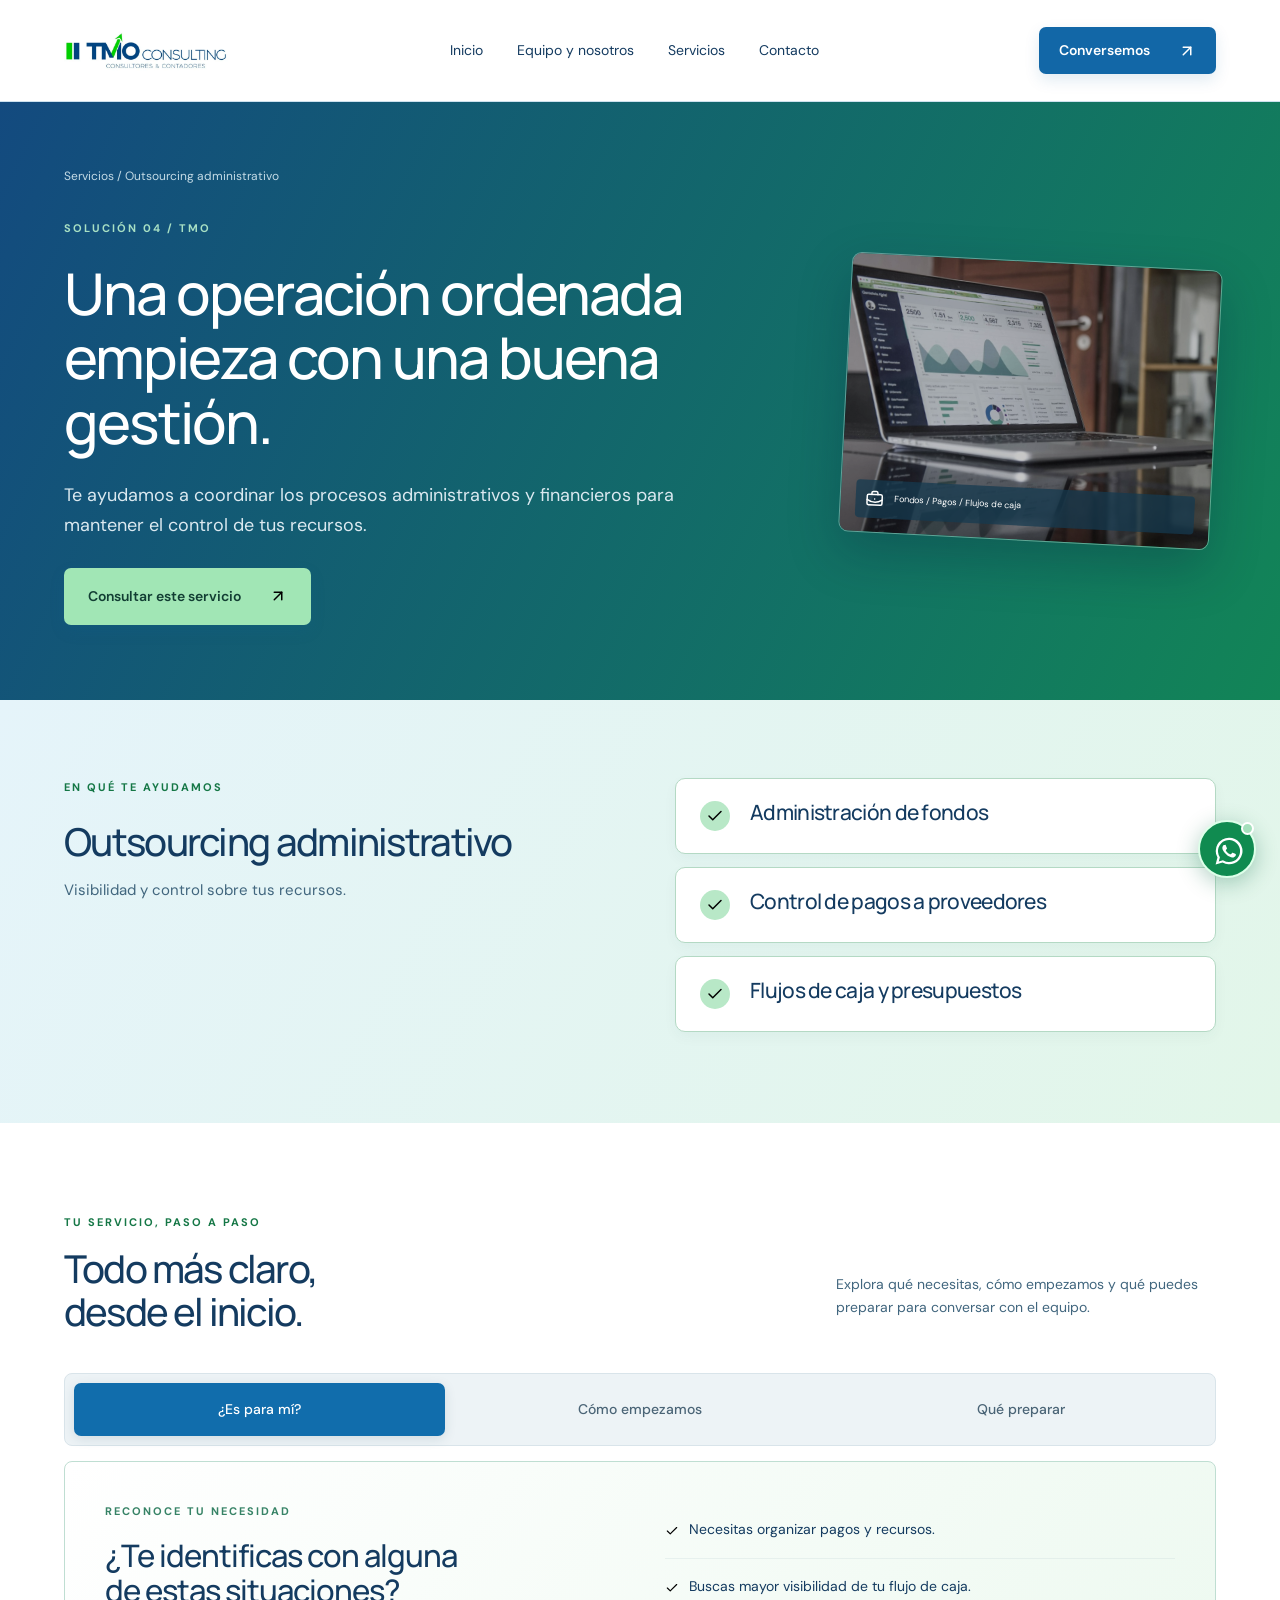
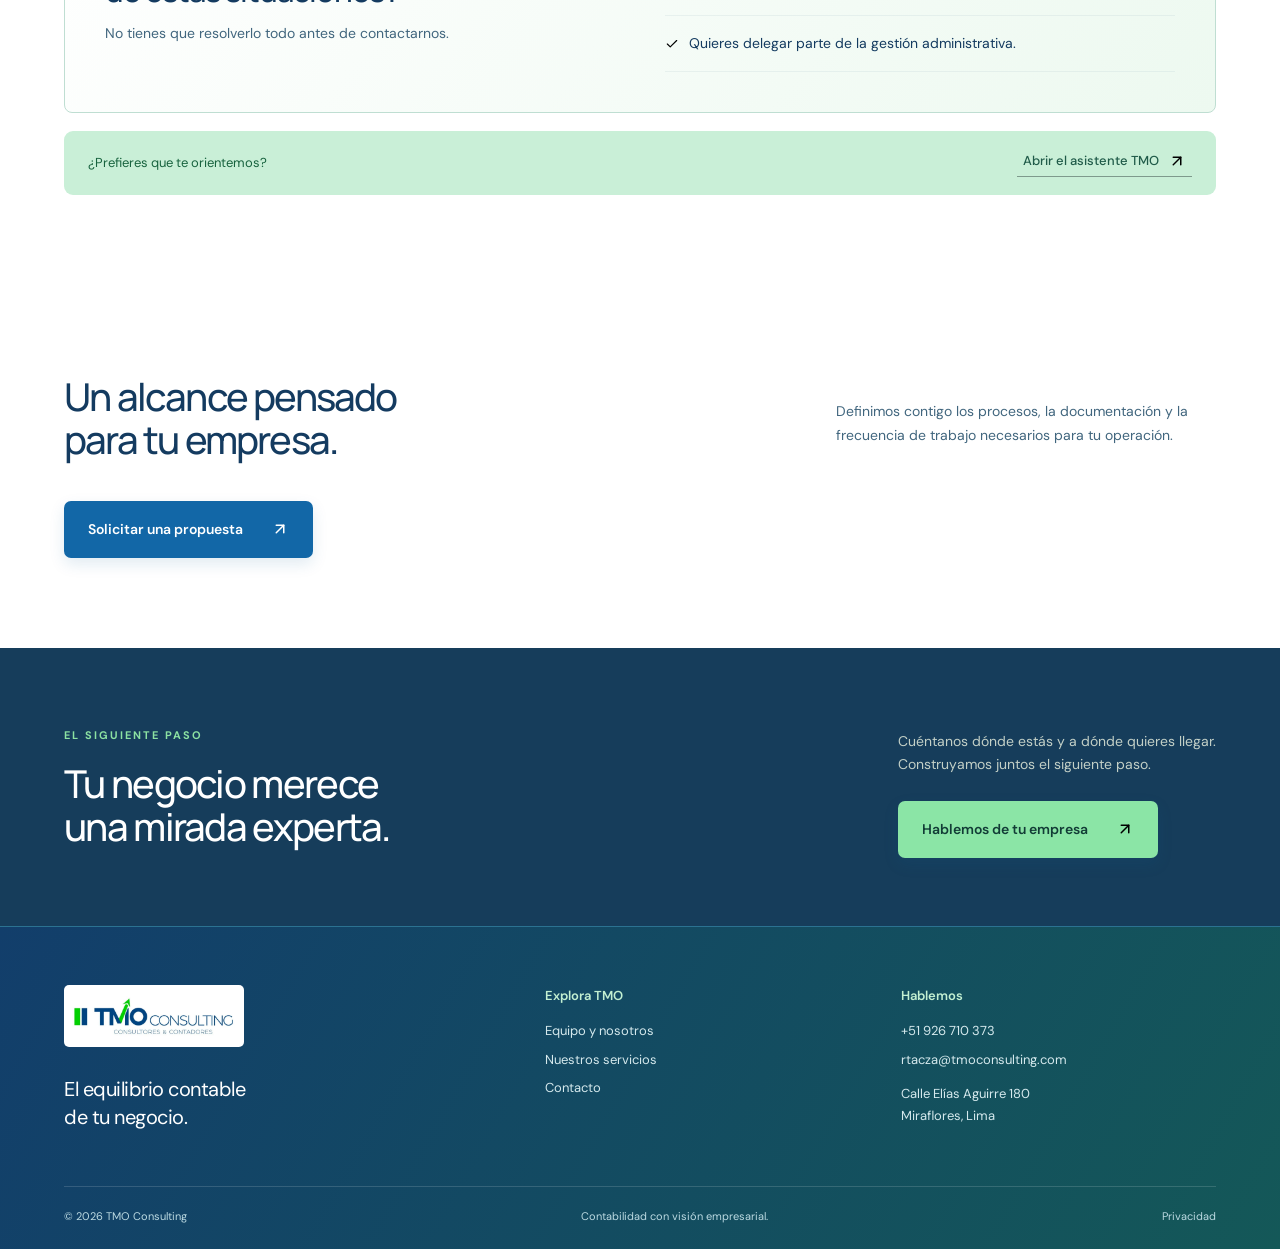
<file: servicios/administracion/index.html>
<!DOCTYPE html><html lang="es"><head><meta charset="UTF-8"><meta name="viewport" content="width=device-width,initial-scale=1"><title>Outsourcing administrativo | TMO Consulting</title><meta name="description" content="Asesoría contable, tributaria, planillas y administración para empresas. Conoce TMO Consulting en Miraflores, Lima."><meta name="theme-color" content="#102c2b"><link rel="stylesheet" href="/style.css"><link rel="stylesheet" href="/brand.css"><link rel="stylesheet" href="/experience.css"><link rel="stylesheet" href="/warmth.css"><link rel="stylesheet" href="/motion-experience.css"><link rel="stylesheet" href="/color-boost.css"><script src="/vendor/motion-12.23.24.js" defer></script><script src="/app.js" defer></script><script src="/motion-experience.js" defer></script></head><body><header><a class="brand" href="/" aria-label="TMO Consulting, inicio"><img src="/logo.webp" alt="TMO Consulting" width="180" height="50"></a><button class="menu" aria-label="Abrir menú" aria-expanded="false"><img class="ui-icon" src="/icons/menu.svg" width="20" height="20" alt="" aria-hidden="true"></button><nav><a href="/">Inicio</a><a href="/nosotros/">Equipo y nosotros</a><a href="/servicios/">Servicios</a><a href="/contacto/">Contacto</a></nav><a class="button small" href="/contacto/">Conversemos <span><img class="ui-icon" src="/icons/arrow-up-right.svg" width="20" height="20" alt="" aria-hidden="true"></span></a></header><main><section class="page-hero service-detail-hero green"><figure class="detail-service-photo"><img src="/photos/administracion.jpg" alt="Una operación con más control" loading="lazy"><figcaption><img class="ui-icon" src="/icons/briefcase-business.svg" alt="" width="20" height="20" aria-hidden="true"><span>Fondos / Pagos / Flujos de caja</span></figcaption></figure><div class="detail-watermark" aria-hidden="true">
<svg aria-hidden="true"
 
  xmlns="http://www.w3.org/2000/svg"
  width="24"
  height="24"
  viewBox="0 0 24 24"
  fill="none"
  stroke="currentColor"
  stroke-width="2"
  stroke-linecap="round"
  stroke-linejoin="round"
>
  <path d="M12 12h.01" />
  <path d="M16 6V4a2 2 0 0 0-2-2h-4a2 2 0 0 0-2 2v2" />
  <path d="M22 13a18.15 18.15 0 0 1-20 0" />
  <rect width="20" height="14" x="2" y="6" rx="2" />
</svg>
</div><a class="breadcrumb" href="/servicios/">Servicios / Outsourcing administrativo</a><span class="eyebrow">SOLUCIÓN 04 / TMO</span><h1>Una operación ordenada empieza con una buena gestión.</h1><p>Te ayudamos a coordinar los procesos administrativos y financieros para mantener el control de tus recursos.</p><a class="button" href="/contacto/?servicio=administracion">Consultar este servicio <img class="ui-icon" src="/icons/arrow-up-right.svg" width="20" height="20" alt="" aria-hidden="true"></a></section><section class="about-band detail-includes"><div><span class="eyebrow">EN QUÉ TE AYUDAMOS</span><h2>Outsourcing administrativo</h2><p>Visibilidad y control sobre tus recursos.</p></div><div class="deliverables"><article><span><img class="ui-icon" src="/icons/check.svg" width="20" height="20" alt="" aria-hidden="true"></span><h3>Administración de fondos</h3></article><article><span><img class="ui-icon" src="/icons/check.svg" width="20" height="20" alt="" aria-hidden="true"></span><h3>Control de pagos a proveedores</h3></article><article><span><img class="ui-icon" src="/icons/check.svg" width="20" height="20" alt="" aria-hidden="true"></span><h3>Flujos de caja y presupuestos</h3></article></div></section><section class="section service-detail-experience"><div class="section-heading"><div><span class="eyebrow">TU SERVICIO, PASO A PASO</span><h2>Todo más claro,<br>desde el inicio.</h2></div><p>Explora qué necesitas, cómo empezamos y qué puedes preparar para conversar con el equipo.</p></div><div class="detail-tabs" role="tablist" aria-label="Información del servicio"><button role="tab" id="detail-fit" aria-controls="detail-fit-panel" aria-selected="true" tabindex="0">¿Es para mí?</button><button role="tab" id="detail-process" aria-controls="detail-process-panel" aria-selected="false" tabindex="-1">Cómo empezamos</button><button role="tab" id="detail-prepare" aria-controls="detail-prepare-panel" aria-selected="false" tabindex="-1">Qué preparar</button></div><div class="detail-panel" role="tabpanel" id="detail-fit-panel" aria-labelledby="detail-fit" tabindex="0"><div><span class="eyebrow">RECONOCE TU NECESIDAD</span><h3>¿Te identificas con alguna<br>de estas situaciones?</h3><p>No tienes que resolverlo todo antes de contactarnos.</p></div><ul class="feature-list"><li><span><img class="ui-icon" src="/icons/check.svg" width="20" height="20" alt="" aria-hidden="true"></span>Necesitas organizar pagos y recursos.</li><li><span><img class="ui-icon" src="/icons/check.svg" width="20" height="20" alt="" aria-hidden="true"></span>Buscas mayor visibilidad de tu flujo de caja.</li><li><span><img class="ui-icon" src="/icons/check.svg" width="20" height="20" alt="" aria-hidden="true"></span>Quieres delegar parte de la gestión administrativa.</li></ul></div><div class="detail-panel" role="tabpanel" id="detail-process-panel" aria-labelledby="detail-process" tabindex="0" hidden><div><span class="eyebrow">UN CAMINO COMPARTIDO</span><h3>Primero entendemos.<br>Después definimos.</h3></div><ol class="mini-process"><li><b>01</b><div><strong>Conversemos</strong><p>Conocemos tu situación y tus prioridades.</p></div></li><li><b>02</b><div><strong>Definamos el alcance</strong><p>Acordamos procesos y responsabilidades.</p></div></li><li><b>03</b><div><strong>Organicemos el trabajo</strong><p>Coordinamos la documentación y los siguientes pasos.</p></div></li></ol></div><div class="detail-panel" role="tabpanel" id="detail-prepare-panel" aria-labelledby="detail-prepare" tabindex="0" hidden><div><span class="eyebrow">PARA LA PRIMERA CONVERSACIÓN</span><h3>Empieza con lo esencial.</h3><p>El equipo te indicará después qué documentación corresponde a tu caso.</p></div><ul class="feature-list"><li><span><img class="ui-icon" src="/icons/check.svg" width="20" height="20" alt="" aria-hidden="true"></span>Procesos administrativos actuales</li><li><span><img class="ui-icon" src="/icons/check.svg" width="20" height="20" alt="" aria-hidden="true"></span>Principales necesidades de control</li><li><span><img class="ui-icon" src="/icons/check.svg" width="20" height="20" alt="" aria-hidden="true"></span>Alcance que buscas delegar</li></ul></div><div class="detail-help"><span>¿Prefieres que te orientemos?</span><button type="button" class="plain assistant-open" data-service="Administración">Abrir el asistente TMO <img class="ui-icon" src="/icons/arrow-up-right.svg" width="20" height="20" alt="" aria-hidden="true"></button></div></section><section class="section"><div class="section-heading"><h2>Un alcance pensado<br>para tu empresa.</h2><p>Definimos contigo los procesos, la documentación y la frecuencia de trabajo necesarios para tu operación.</p></div><a class="button" href="/contacto/">Solicitar una propuesta <img class="ui-icon" src="/icons/arrow-up-right.svg" width="20" height="20" alt="" aria-hidden="true"></a></section><section class="cta"><div><span class="eyebrow">EL SIGUIENTE PASO</span><h2>Tu negocio merece<br>una mirada experta.</h2></div><div><p>Cuéntanos dónde estás y a dónde quieres llegar.<br>Construyamos juntos el siguiente paso.</p><a class="button light" href="/contacto/">Hablemos de tu empresa <img class="ui-icon" src="/icons/arrow-up-right.svg" width="20" height="20" alt="" aria-hidden="true"></a></div></section></main><footer><div class="footer-top"><div><img src="/logo.webp" alt="TMO Consulting" width="180" height="50"><p>El equilibrio contable<br>de tu negocio.</p></div><div><h4>Explora TMO</h4><a href="/nosotros/">Equipo y nosotros</a><a href="/servicios/">Nuestros servicios</a><a href="/contacto/">Contacto</a></div><div><h4>Hablemos</h4><a href="tel:+51926710373">+51 926 710 373</a><a href="mailto:rtacza@tmoconsulting.com">rtacza@tmoconsulting.com</a><p>Calle Elías Aguirre 180<br>Miraflores, Lima</p></div></div><div class="footer-bottom"><span>© 2026 TMO Consulting</span><span>Contabilidad con visión empresarial.</span><a href="/privacidad/">Privacidad</a></div></footer><button class="whatsapp" id="chat-launcher" type="button" aria-label="Abrir asistente TMO y contacto por WhatsApp" aria-haspopup="dialog" aria-controls="tmo-chat"><svg viewBox="0 0 32 32" aria-hidden="true" fill="currentColor"><path d="M16 .8A15.2 15.2 0 0 0 2.8 23.5L.7 31.3l8-2.1A15.2 15.2 0 1 0 16 .8zm0 27.9a12.6 12.6 0 0 1-6.4-1.8l-.5-.3-4.8 1.3 1.3-4.7-.3-.5A12.6 12.6 0 1 1 16 28.7zm7-9.5c-.4-.2-2.3-1.1-2.6-1.2-.4-.1-.6-.2-.9.2-.3.4-1 1.2-1.2 1.4-.2.3-.5.3-.9.1-.4-.2-1.6-.6-3-1.8-1.1-1-1.8-2.1-2-2.5-.2-.4 0-.6.2-.8l.6-.7c.2-.2.3-.4.4-.6.1-.3 0-.5 0-.7-.1-.2-.9-2.1-1.2-2.9-.3-.8-.6-.7-.9-.7h-.8c-.3 0-.7.1-1 .5s-1.3 1.3-1.3 3.2 1.4 3.7 1.6 4c.2.3 2.7 4.1 6.5 5.7.9.4 1.6.6 2.1.7.9.3 1.7.3 2.4.2.7-.1 2.3-.9 2.6-1.8.3-.9.3-1.7.2-1.8-.1-.2-.4-.3-.8-.5z"/></svg><span class="chat-badge"></span><span class="wa-tooltip">¿En qué podemos ayudarte?</span></button><dialog id="tmo-chat" aria-labelledby="chat-title"><div class="chat-shell"><div class="chat-head"><div class="bot-avatar">tmo<span><img class="ui-icon" src="/icons/sparkles.svg" width="20" height="20" alt="" aria-hidden="true"></span></div><div><h2 id="chat-title">Asistente TMO</h2><p>Guía automática de servicios</p></div><button type="button" class="chat-close" aria-label="Cerrar asistente"><img class="ui-icon" src="/icons/x.svg" width="20" height="20" alt="" aria-hidden="true"></button></div><div class="chat-notice">Respuestas simuladas para orientar tu consulta.</div><div id="chat-messages" class="chat-messages" role="log" aria-live="polite" aria-relevant="additions text"></div><div id="chat-options" class="chat-options" aria-label="Opciones de consulta"></div><div id="chat-handoff" class="chat-handoff" hidden><a class="button" id="chat-whatsapp" target="_blank" rel="noopener">Continuar por WhatsApp <img class="ui-icon" src="/icons/arrow-up-right.svg" width="20" height="20" alt="" aria-hidden="true"></a><p>Se abrirá tu consulta preparada. Tú confirmas el envío.</p><button class="chat-reset" type="button">Volver a empezar</button></div><div class="chat-foot">TMO Consulting · Un siguiente paso más claro.</div></div></dialog></body></html>
</file>
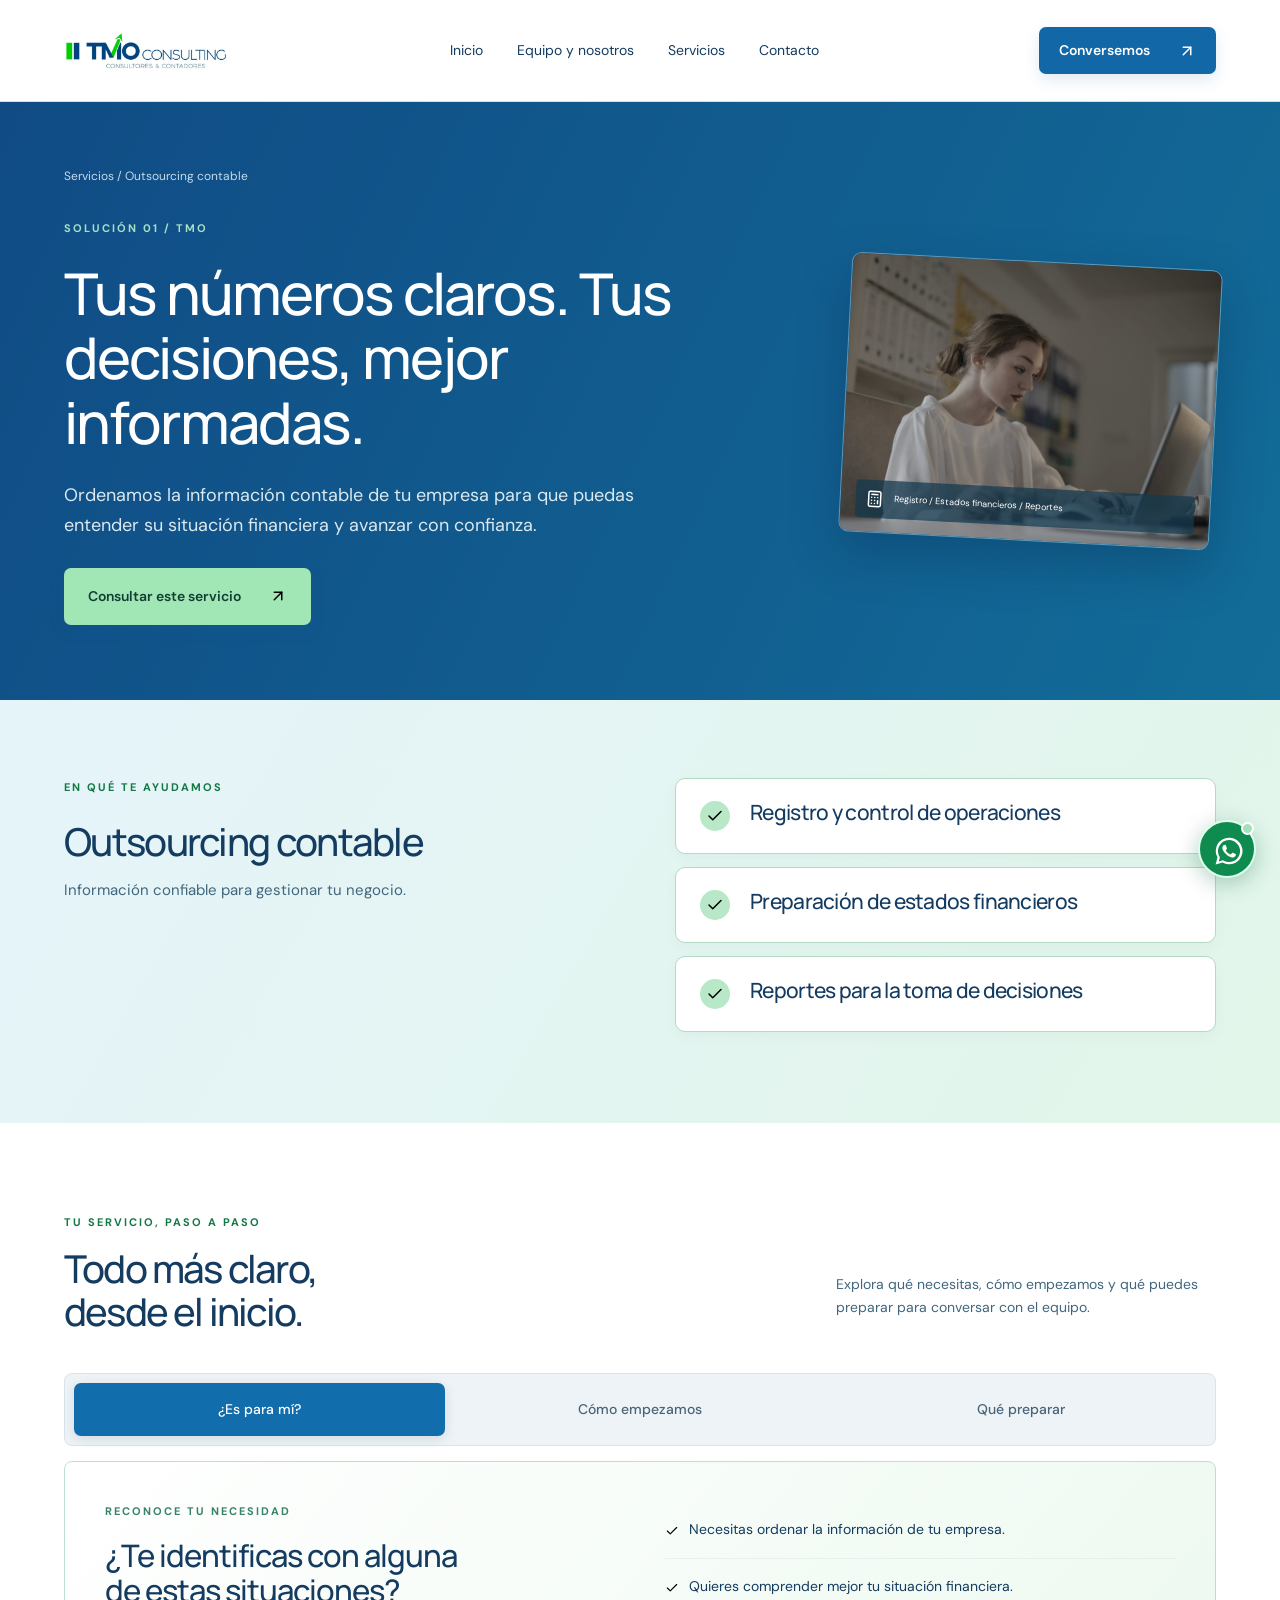
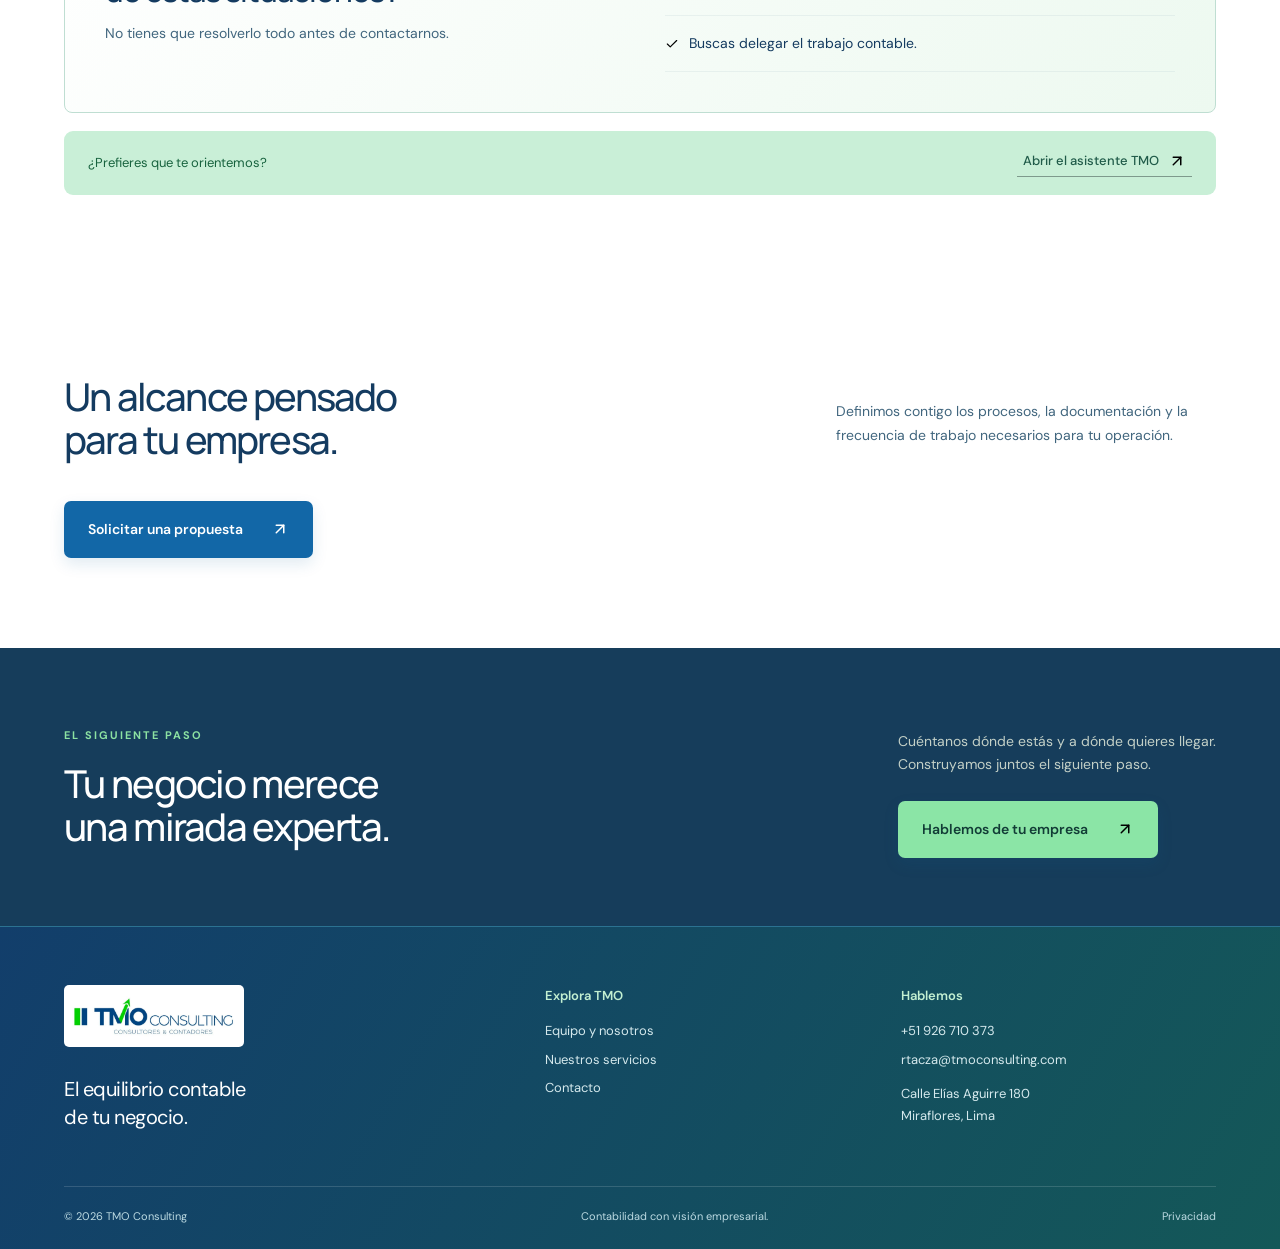
<file: servicios/contabilidad/index.html>
<!DOCTYPE html><html lang="es"><head><meta charset="UTF-8"><meta name="viewport" content="width=device-width,initial-scale=1"><title>Outsourcing contable | TMO Consulting</title><meta name="description" content="Asesoría contable, tributaria, planillas y administración para empresas. Conoce TMO Consulting en Miraflores, Lima."><meta name="theme-color" content="#102c2b"><link rel="stylesheet" href="/style.css"><link rel="stylesheet" href="/brand.css"><link rel="stylesheet" href="/experience.css"><link rel="stylesheet" href="/warmth.css"><link rel="stylesheet" href="/motion-experience.css"><link rel="stylesheet" href="/color-boost.css"><script src="/vendor/motion-12.23.24.js" defer></script><script src="/app.js" defer></script><script src="/motion-experience.js" defer></script></head><body><header><a class="brand" href="/" aria-label="TMO Consulting, inicio"><img src="/logo.webp" alt="TMO Consulting" width="180" height="50"></a><button class="menu" aria-label="Abrir menú" aria-expanded="false"><img class="ui-icon" src="/icons/menu.svg" width="20" height="20" alt="" aria-hidden="true"></button><nav><a href="/">Inicio</a><a href="/nosotros/">Equipo y nosotros</a><a href="/servicios/">Servicios</a><a href="/contacto/">Contacto</a></nav><a class="button small" href="/contacto/">Conversemos <span><img class="ui-icon" src="/icons/arrow-up-right.svg" width="20" height="20" alt="" aria-hidden="true"></span></a></header><main><section class="page-hero service-detail-hero blue"><figure class="detail-service-photo"><img src="/photos/contabilidad.jpg" alt="Información que conecta tus operaciones" loading="lazy"><figcaption><img class="ui-icon" src="/icons/calculator.svg" alt="" width="20" height="20" aria-hidden="true"><span>Registro / Estados financieros / Reportes</span></figcaption></figure><div class="detail-watermark" aria-hidden="true">
<svg aria-hidden="true"
 
  xmlns="http://www.w3.org/2000/svg"
  width="24"
  height="24"
  viewBox="0 0 24 24"
  fill="none"
  stroke="currentColor"
  stroke-width="2"
  stroke-linecap="round"
  stroke-linejoin="round"
>
  <rect width="16" height="20" x="4" y="2" rx="2" />
  <line x1="8" x2="16" y1="6" y2="6" />
  <line x1="16" x2="16" y1="14" y2="18" />
  <path d="M16 10h.01" />
  <path d="M12 10h.01" />
  <path d="M8 10h.01" />
  <path d="M12 14h.01" />
  <path d="M8 14h.01" />
  <path d="M12 18h.01" />
  <path d="M8 18h.01" />
</svg>
</div><a class="breadcrumb" href="/servicios/">Servicios / Outsourcing contable</a><span class="eyebrow">SOLUCIÓN 01 / TMO</span><h1>Tus números claros. Tus decisiones, mejor informadas.</h1><p>Ordenamos la información contable de tu empresa para que puedas entender su situación financiera y avanzar con confianza.</p><a class="button" href="/contacto/?servicio=contabilidad">Consultar este servicio <img class="ui-icon" src="/icons/arrow-up-right.svg" width="20" height="20" alt="" aria-hidden="true"></a></section><section class="about-band detail-includes"><div><span class="eyebrow">EN QUÉ TE AYUDAMOS</span><h2>Outsourcing contable</h2><p>Información confiable para gestionar tu negocio.</p></div><div class="deliverables"><article><span><img class="ui-icon" src="/icons/check.svg" width="20" height="20" alt="" aria-hidden="true"></span><h3>Registro y control de operaciones</h3></article><article><span><img class="ui-icon" src="/icons/check.svg" width="20" height="20" alt="" aria-hidden="true"></span><h3>Preparación de estados financieros</h3></article><article><span><img class="ui-icon" src="/icons/check.svg" width="20" height="20" alt="" aria-hidden="true"></span><h3>Reportes para la toma de decisiones</h3></article></div></section><section class="section service-detail-experience"><div class="section-heading"><div><span class="eyebrow">TU SERVICIO, PASO A PASO</span><h2>Todo más claro,<br>desde el inicio.</h2></div><p>Explora qué necesitas, cómo empezamos y qué puedes preparar para conversar con el equipo.</p></div><div class="detail-tabs" role="tablist" aria-label="Información del servicio"><button role="tab" id="detail-fit" aria-controls="detail-fit-panel" aria-selected="true" tabindex="0">¿Es para mí?</button><button role="tab" id="detail-process" aria-controls="detail-process-panel" aria-selected="false" tabindex="-1">Cómo empezamos</button><button role="tab" id="detail-prepare" aria-controls="detail-prepare-panel" aria-selected="false" tabindex="-1">Qué preparar</button></div><div class="detail-panel" role="tabpanel" id="detail-fit-panel" aria-labelledby="detail-fit" tabindex="0"><div><span class="eyebrow">RECONOCE TU NECESIDAD</span><h3>¿Te identificas con alguna<br>de estas situaciones?</h3><p>No tienes que resolverlo todo antes de contactarnos.</p></div><ul class="feature-list"><li><span><img class="ui-icon" src="/icons/check.svg" width="20" height="20" alt="" aria-hidden="true"></span>Necesitas ordenar la información de tu empresa.</li><li><span><img class="ui-icon" src="/icons/check.svg" width="20" height="20" alt="" aria-hidden="true"></span>Quieres comprender mejor tu situación financiera.</li><li><span><img class="ui-icon" src="/icons/check.svg" width="20" height="20" alt="" aria-hidden="true"></span>Buscas delegar el trabajo contable.</li></ul></div><div class="detail-panel" role="tabpanel" id="detail-process-panel" aria-labelledby="detail-process" tabindex="0" hidden><div><span class="eyebrow">UN CAMINO COMPARTIDO</span><h3>Primero entendemos.<br>Después definimos.</h3></div><ol class="mini-process"><li><b>01</b><div><strong>Conversemos</strong><p>Conocemos tu situación y tus prioridades.</p></div></li><li><b>02</b><div><strong>Definamos el alcance</strong><p>Acordamos procesos y responsabilidades.</p></div></li><li><b>03</b><div><strong>Organicemos el trabajo</strong><p>Coordinamos la documentación y los siguientes pasos.</p></div></li></ol></div><div class="detail-panel" role="tabpanel" id="detail-prepare-panel" aria-labelledby="detail-prepare" tabindex="0" hidden><div><span class="eyebrow">PARA LA PRIMERA CONVERSACIÓN</span><h3>Empieza con lo esencial.</h3><p>El equipo te indicará después qué documentación corresponde a tu caso.</p></div><ul class="feature-list"><li><span><img class="ui-icon" src="/icons/check.svg" width="20" height="20" alt="" aria-hidden="true"></span>Actividad y estructura de tu empresa</li><li><span><img class="ui-icon" src="/icons/check.svg" width="20" height="20" alt="" aria-hidden="true"></span>Situación actual de tus registros</li><li><span><img class="ui-icon" src="/icons/check.svg" width="20" height="20" alt="" aria-hidden="true"></span>Procesos que deseas delegar</li></ul></div><div class="detail-help"><span>¿Prefieres que te orientemos?</span><button type="button" class="plain assistant-open" data-service="Contabilidad">Abrir el asistente TMO <img class="ui-icon" src="/icons/arrow-up-right.svg" width="20" height="20" alt="" aria-hidden="true"></button></div></section><section class="section"><div class="section-heading"><h2>Un alcance pensado<br>para tu empresa.</h2><p>Definimos contigo los procesos, la documentación y la frecuencia de trabajo necesarios para tu operación.</p></div><a class="button" href="/contacto/">Solicitar una propuesta <img class="ui-icon" src="/icons/arrow-up-right.svg" width="20" height="20" alt="" aria-hidden="true"></a></section><section class="cta"><div><span class="eyebrow">EL SIGUIENTE PASO</span><h2>Tu negocio merece<br>una mirada experta.</h2></div><div><p>Cuéntanos dónde estás y a dónde quieres llegar.<br>Construyamos juntos el siguiente paso.</p><a class="button light" href="/contacto/">Hablemos de tu empresa <img class="ui-icon" src="/icons/arrow-up-right.svg" width="20" height="20" alt="" aria-hidden="true"></a></div></section></main><footer><div class="footer-top"><div><img src="/logo.webp" alt="TMO Consulting" width="180" height="50"><p>El equilibrio contable<br>de tu negocio.</p></div><div><h4>Explora TMO</h4><a href="/nosotros/">Equipo y nosotros</a><a href="/servicios/">Nuestros servicios</a><a href="/contacto/">Contacto</a></div><div><h4>Hablemos</h4><a href="tel:+51926710373">+51 926 710 373</a><a href="mailto:rtacza@tmoconsulting.com">rtacza@tmoconsulting.com</a><p>Calle Elías Aguirre 180<br>Miraflores, Lima</p></div></div><div class="footer-bottom"><span>© 2026 TMO Consulting</span><span>Contabilidad con visión empresarial.</span><a href="/privacidad/">Privacidad</a></div></footer><button class="whatsapp" id="chat-launcher" type="button" aria-label="Abrir asistente TMO y contacto por WhatsApp" aria-haspopup="dialog" aria-controls="tmo-chat"><svg viewBox="0 0 32 32" aria-hidden="true" fill="currentColor"><path d="M16 .8A15.2 15.2 0 0 0 2.8 23.5L.7 31.3l8-2.1A15.2 15.2 0 1 0 16 .8zm0 27.9a12.6 12.6 0 0 1-6.4-1.8l-.5-.3-4.8 1.3 1.3-4.7-.3-.5A12.6 12.6 0 1 1 16 28.7zm7-9.5c-.4-.2-2.3-1.1-2.6-1.2-.4-.1-.6-.2-.9.2-.3.4-1 1.2-1.2 1.4-.2.3-.5.3-.9.1-.4-.2-1.6-.6-3-1.8-1.1-1-1.8-2.1-2-2.5-.2-.4 0-.6.2-.8l.6-.7c.2-.2.3-.4.4-.6.1-.3 0-.5 0-.7-.1-.2-.9-2.1-1.2-2.9-.3-.8-.6-.7-.9-.7h-.8c-.3 0-.7.1-1 .5s-1.3 1.3-1.3 3.2 1.4 3.7 1.6 4c.2.3 2.7 4.1 6.5 5.7.9.4 1.6.6 2.1.7.9.3 1.7.3 2.4.2.7-.1 2.3-.9 2.6-1.8.3-.9.3-1.7.2-1.8-.1-.2-.4-.3-.8-.5z"/></svg><span class="chat-badge"></span><span class="wa-tooltip">¿En qué podemos ayudarte?</span></button><dialog id="tmo-chat" aria-labelledby="chat-title"><div class="chat-shell"><div class="chat-head"><div class="bot-avatar">tmo<span><img class="ui-icon" src="/icons/sparkles.svg" width="20" height="20" alt="" aria-hidden="true"></span></div><div><h2 id="chat-title">Asistente TMO</h2><p>Guía automática de servicios</p></div><button type="button" class="chat-close" aria-label="Cerrar asistente"><img class="ui-icon" src="/icons/x.svg" width="20" height="20" alt="" aria-hidden="true"></button></div><div class="chat-notice">Respuestas simuladas para orientar tu consulta.</div><div id="chat-messages" class="chat-messages" role="log" aria-live="polite" aria-relevant="additions text"></div><div id="chat-options" class="chat-options" aria-label="Opciones de consulta"></div><div id="chat-handoff" class="chat-handoff" hidden><a class="button" id="chat-whatsapp" target="_blank" rel="noopener">Continuar por WhatsApp <img class="ui-icon" src="/icons/arrow-up-right.svg" width="20" height="20" alt="" aria-hidden="true"></a><p>Se abrirá tu consulta preparada. Tú confirmas el envío.</p><button class="chat-reset" type="button">Volver a empezar</button></div><div class="chat-foot">TMO Consulting · Un siguiente paso más claro.</div></div></dialog></body></html>
</file>
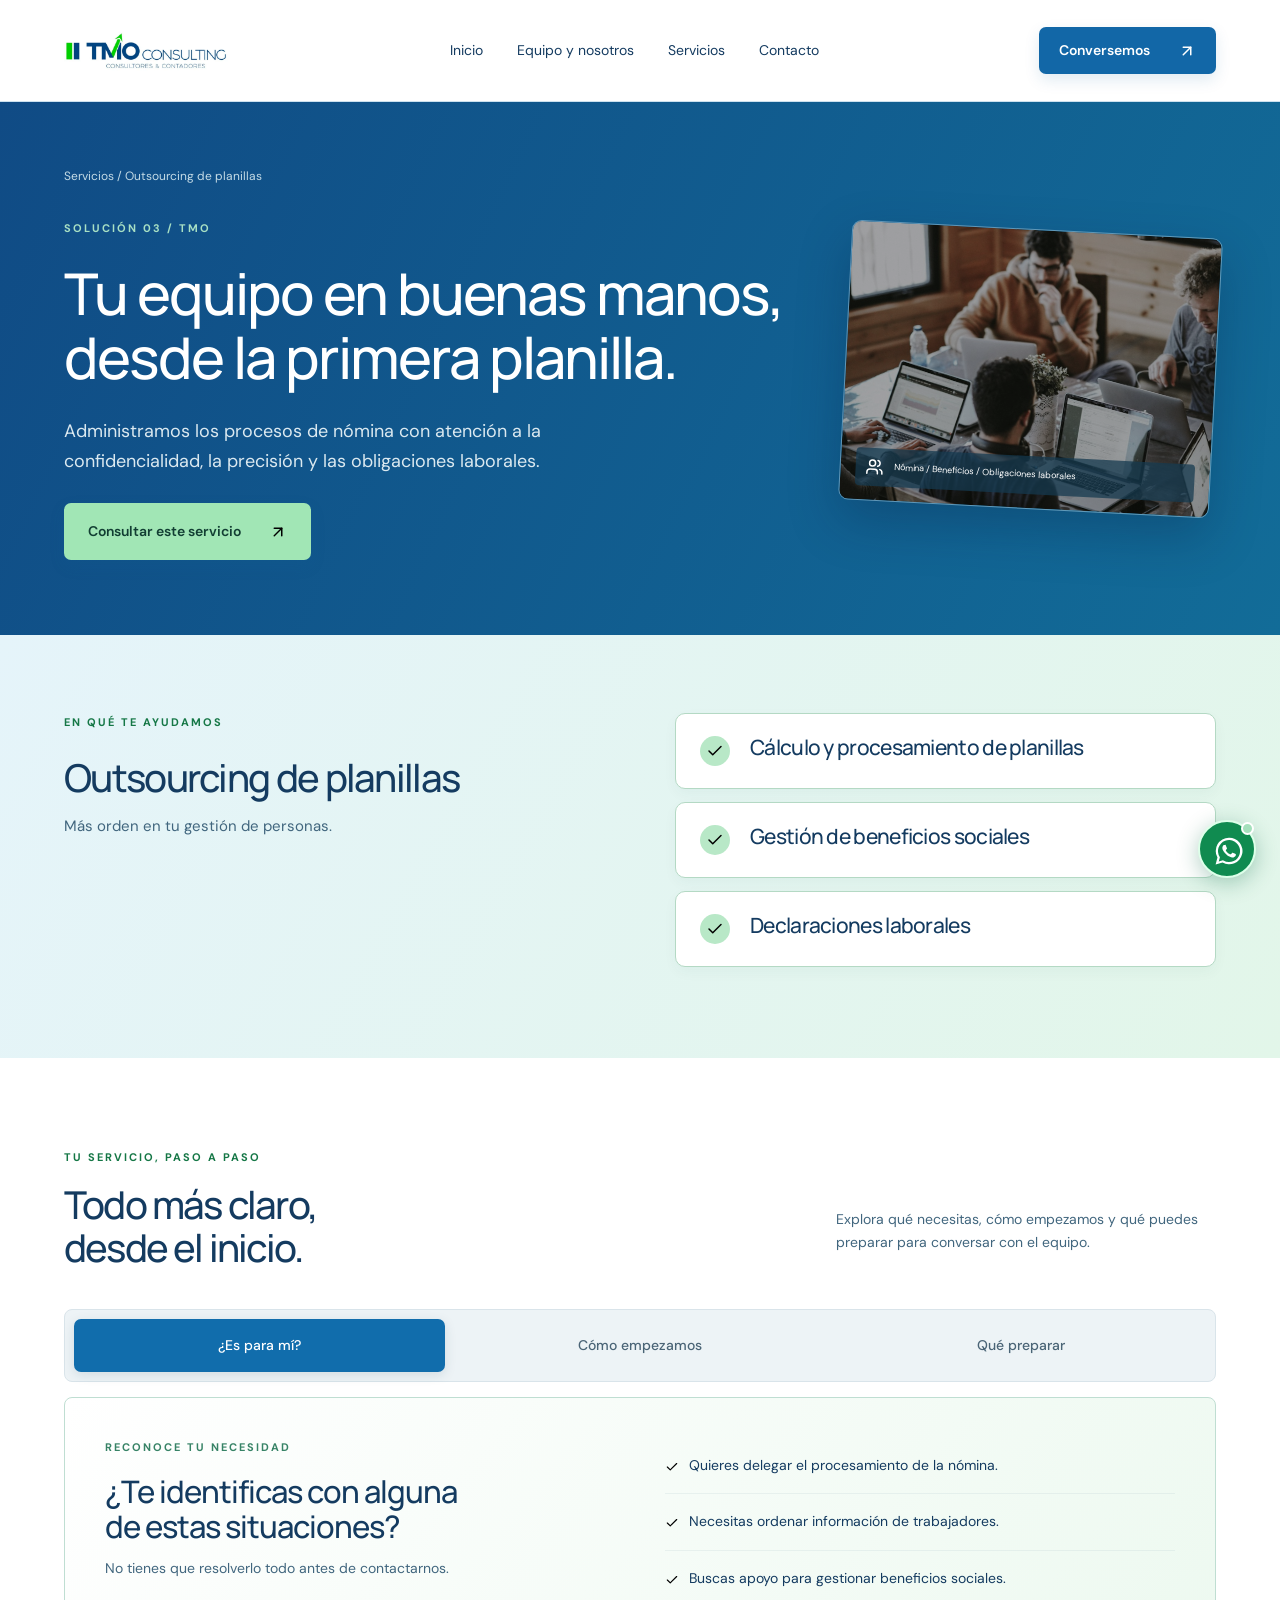
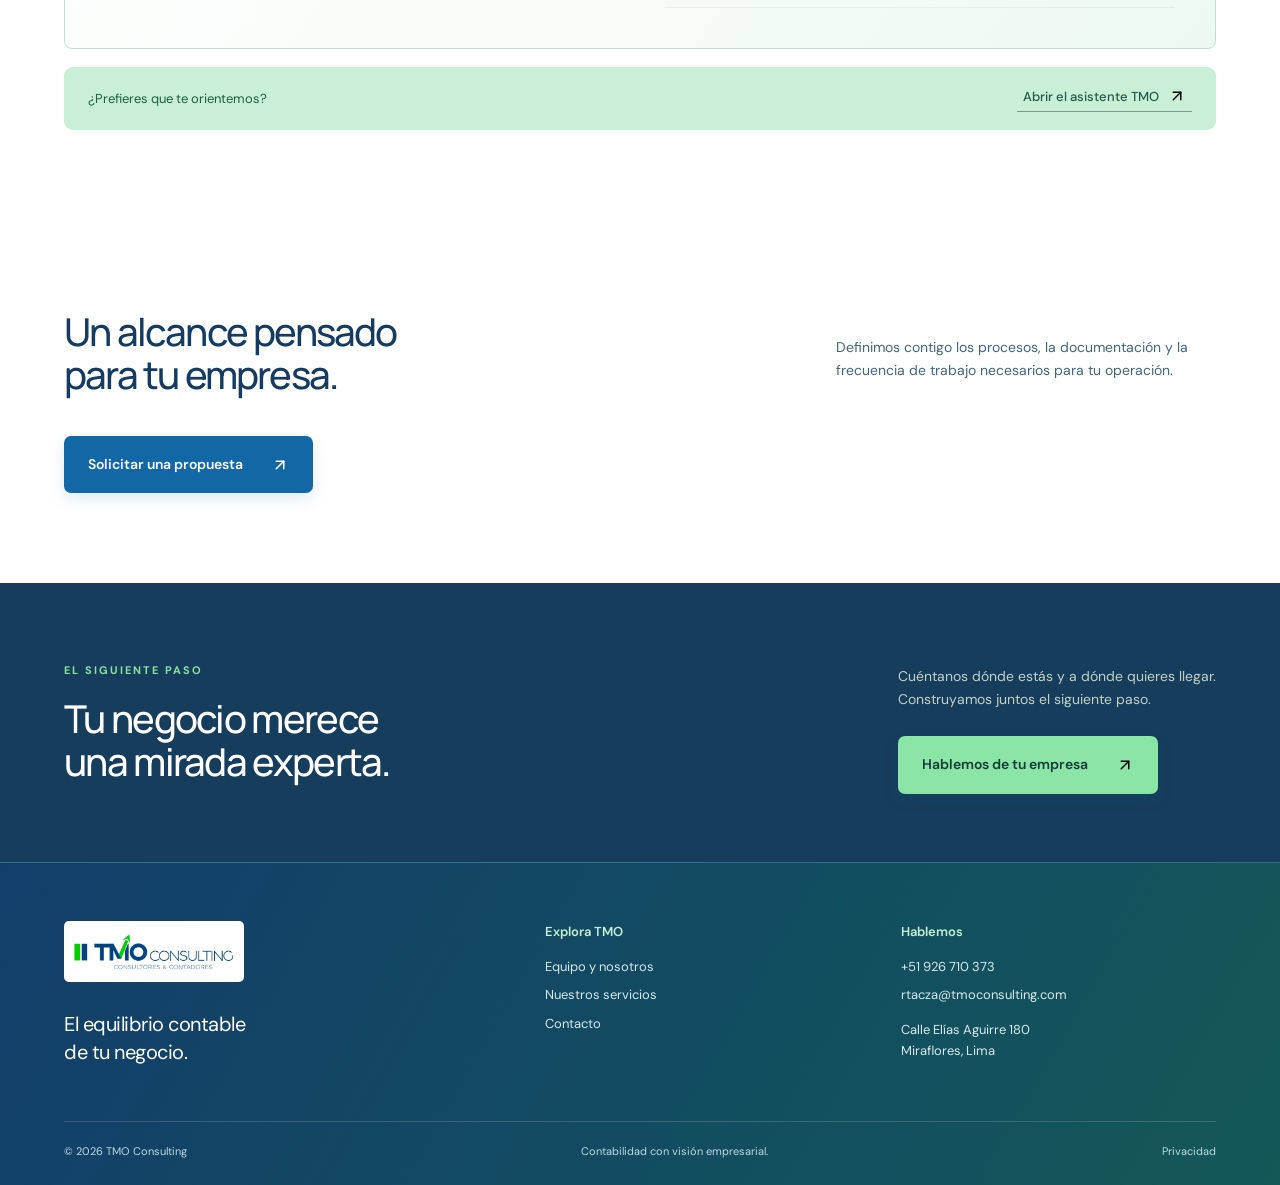
<file: servicios/planillas/index.html>
<!DOCTYPE html><html lang="es"><head><meta charset="UTF-8"><meta name="viewport" content="width=device-width,initial-scale=1"><title>Outsourcing de planillas | TMO Consulting</title><meta name="description" content="Asesoría contable, tributaria, planillas y administración para empresas. Conoce TMO Consulting en Miraflores, Lima."><meta name="theme-color" content="#102c2b"><link rel="stylesheet" href="/style.css"><link rel="stylesheet" href="/brand.css"><link rel="stylesheet" href="/experience.css"><link rel="stylesheet" href="/warmth.css"><link rel="stylesheet" href="/motion-experience.css"><link rel="stylesheet" href="/color-boost.css"><script src="/vendor/motion-12.23.24.js" defer></script><script src="/app.js" defer></script><script src="/motion-experience.js" defer></script></head><body><header><a class="brand" href="/" aria-label="TMO Consulting, inicio"><img src="/logo.webp" alt="TMO Consulting" width="180" height="50"></a><button class="menu" aria-label="Abrir menú" aria-expanded="false"><img class="ui-icon" src="/icons/menu.svg" width="20" height="20" alt="" aria-hidden="true"></button><nav><a href="/">Inicio</a><a href="/nosotros/">Equipo y nosotros</a><a href="/servicios/">Servicios</a><a href="/contacto/">Contacto</a></nav><a class="button small" href="/contacto/">Conversemos <span><img class="ui-icon" src="/icons/arrow-up-right.svg" width="20" height="20" alt="" aria-hidden="true"></span></a></header><main><section class="page-hero service-detail-hero blue"><figure class="detail-service-photo"><img src="/photos/planillas.jpg" alt="La gestión detrás de tu equipo" loading="lazy"><figcaption><img class="ui-icon" src="/icons/users.svg" alt="" width="20" height="20" aria-hidden="true"><span>Nómina / Beneficios / Obligaciones laborales</span></figcaption></figure><div class="detail-watermark" aria-hidden="true">
<svg aria-hidden="true"
 
  xmlns="http://www.w3.org/2000/svg"
  width="24"
  height="24"
  viewBox="0 0 24 24"
  fill="none"
  stroke="currentColor"
  stroke-width="2"
  stroke-linecap="round"
  stroke-linejoin="round"
>
  <path d="M16 21v-2a4 4 0 0 0-4-4H6a4 4 0 0 0-4 4v2" />
  <circle cx="9" cy="7" r="4" />
  <path d="M22 21v-2a4 4 0 0 0-3-3.87" />
  <path d="M16 3.13a4 4 0 0 1 0 7.75" />
</svg>
</div><a class="breadcrumb" href="/servicios/">Servicios / Outsourcing de planillas</a><span class="eyebrow">SOLUCIÓN 03 / TMO</span><h1>Tu equipo en buenas manos, desde la primera planilla.</h1><p>Administramos los procesos de nómina con atención a la confidencialidad, la precisión y las obligaciones laborales.</p><a class="button" href="/contacto/?servicio=planillas">Consultar este servicio <img class="ui-icon" src="/icons/arrow-up-right.svg" width="20" height="20" alt="" aria-hidden="true"></a></section><section class="about-band detail-includes"><div><span class="eyebrow">EN QUÉ TE AYUDAMOS</span><h2>Outsourcing de planillas</h2><p>Más orden en tu gestión de personas.</p></div><div class="deliverables"><article><span><img class="ui-icon" src="/icons/check.svg" width="20" height="20" alt="" aria-hidden="true"></span><h3>Cálculo y procesamiento de planillas</h3></article><article><span><img class="ui-icon" src="/icons/check.svg" width="20" height="20" alt="" aria-hidden="true"></span><h3>Gestión de beneficios sociales</h3></article><article><span><img class="ui-icon" src="/icons/check.svg" width="20" height="20" alt="" aria-hidden="true"></span><h3>Declaraciones laborales</h3></article></div></section><section class="section service-detail-experience"><div class="section-heading"><div><span class="eyebrow">TU SERVICIO, PASO A PASO</span><h2>Todo más claro,<br>desde el inicio.</h2></div><p>Explora qué necesitas, cómo empezamos y qué puedes preparar para conversar con el equipo.</p></div><div class="detail-tabs" role="tablist" aria-label="Información del servicio"><button role="tab" id="detail-fit" aria-controls="detail-fit-panel" aria-selected="true" tabindex="0">¿Es para mí?</button><button role="tab" id="detail-process" aria-controls="detail-process-panel" aria-selected="false" tabindex="-1">Cómo empezamos</button><button role="tab" id="detail-prepare" aria-controls="detail-prepare-panel" aria-selected="false" tabindex="-1">Qué preparar</button></div><div class="detail-panel" role="tabpanel" id="detail-fit-panel" aria-labelledby="detail-fit" tabindex="0"><div><span class="eyebrow">RECONOCE TU NECESIDAD</span><h3>¿Te identificas con alguna<br>de estas situaciones?</h3><p>No tienes que resolverlo todo antes de contactarnos.</p></div><ul class="feature-list"><li><span><img class="ui-icon" src="/icons/check.svg" width="20" height="20" alt="" aria-hidden="true"></span>Quieres delegar el procesamiento de la nómina.</li><li><span><img class="ui-icon" src="/icons/check.svg" width="20" height="20" alt="" aria-hidden="true"></span>Necesitas ordenar información de trabajadores.</li><li><span><img class="ui-icon" src="/icons/check.svg" width="20" height="20" alt="" aria-hidden="true"></span>Buscas apoyo para gestionar beneficios sociales.</li></ul></div><div class="detail-panel" role="tabpanel" id="detail-process-panel" aria-labelledby="detail-process" tabindex="0" hidden><div><span class="eyebrow">UN CAMINO COMPARTIDO</span><h3>Primero entendemos.<br>Después definimos.</h3></div><ol class="mini-process"><li><b>01</b><div><strong>Conversemos</strong><p>Conocemos tu situación y tus prioridades.</p></div></li><li><b>02</b><div><strong>Definamos el alcance</strong><p>Acordamos procesos y responsabilidades.</p></div></li><li><b>03</b><div><strong>Organicemos el trabajo</strong><p>Coordinamos la documentación y los siguientes pasos.</p></div></li></ol></div><div class="detail-panel" role="tabpanel" id="detail-prepare-panel" aria-labelledby="detail-prepare" tabindex="0" hidden><div><span class="eyebrow">PARA LA PRIMERA CONVERSACIÓN</span><h3>Empieza con lo esencial.</h3><p>El equipo te indicará después qué documentación corresponde a tu caso.</p></div><ul class="feature-list"><li><span><img class="ui-icon" src="/icons/check.svg" width="20" height="20" alt="" aria-hidden="true"></span>Número de trabajadores</li><li><span><img class="ui-icon" src="/icons/check.svg" width="20" height="20" alt="" aria-hidden="true"></span>Forma actual de gestionar tu nómina</li><li><span><img class="ui-icon" src="/icons/check.svg" width="20" height="20" alt="" aria-hidden="true"></span>Consultas o procesos que necesitas revisar</li></ul></div><div class="detail-help"><span>¿Prefieres que te orientemos?</span><button type="button" class="plain assistant-open" data-service="Planillas">Abrir el asistente TMO <img class="ui-icon" src="/icons/arrow-up-right.svg" width="20" height="20" alt="" aria-hidden="true"></button></div></section><section class="section"><div class="section-heading"><h2>Un alcance pensado<br>para tu empresa.</h2><p>Definimos contigo los procesos, la documentación y la frecuencia de trabajo necesarios para tu operación.</p></div><a class="button" href="/contacto/">Solicitar una propuesta <img class="ui-icon" src="/icons/arrow-up-right.svg" width="20" height="20" alt="" aria-hidden="true"></a></section><section class="cta"><div><span class="eyebrow">EL SIGUIENTE PASO</span><h2>Tu negocio merece<br>una mirada experta.</h2></div><div><p>Cuéntanos dónde estás y a dónde quieres llegar.<br>Construyamos juntos el siguiente paso.</p><a class="button light" href="/contacto/">Hablemos de tu empresa <img class="ui-icon" src="/icons/arrow-up-right.svg" width="20" height="20" alt="" aria-hidden="true"></a></div></section></main><footer><div class="footer-top"><div><img src="/logo.webp" alt="TMO Consulting" width="180" height="50"><p>El equilibrio contable<br>de tu negocio.</p></div><div><h4>Explora TMO</h4><a href="/nosotros/">Equipo y nosotros</a><a href="/servicios/">Nuestros servicios</a><a href="/contacto/">Contacto</a></div><div><h4>Hablemos</h4><a href="tel:+51926710373">+51 926 710 373</a><a href="mailto:rtacza@tmoconsulting.com">rtacza@tmoconsulting.com</a><p>Calle Elías Aguirre 180<br>Miraflores, Lima</p></div></div><div class="footer-bottom"><span>© 2026 TMO Consulting</span><span>Contabilidad con visión empresarial.</span><a href="/privacidad/">Privacidad</a></div></footer><button class="whatsapp" id="chat-launcher" type="button" aria-label="Abrir asistente TMO y contacto por WhatsApp" aria-haspopup="dialog" aria-controls="tmo-chat"><svg viewBox="0 0 32 32" aria-hidden="true" fill="currentColor"><path d="M16 .8A15.2 15.2 0 0 0 2.8 23.5L.7 31.3l8-2.1A15.2 15.2 0 1 0 16 .8zm0 27.9a12.6 12.6 0 0 1-6.4-1.8l-.5-.3-4.8 1.3 1.3-4.7-.3-.5A12.6 12.6 0 1 1 16 28.7zm7-9.5c-.4-.2-2.3-1.1-2.6-1.2-.4-.1-.6-.2-.9.2-.3.4-1 1.2-1.2 1.4-.2.3-.5.3-.9.1-.4-.2-1.6-.6-3-1.8-1.1-1-1.8-2.1-2-2.5-.2-.4 0-.6.2-.8l.6-.7c.2-.2.3-.4.4-.6.1-.3 0-.5 0-.7-.1-.2-.9-2.1-1.2-2.9-.3-.8-.6-.7-.9-.7h-.8c-.3 0-.7.1-1 .5s-1.3 1.3-1.3 3.2 1.4 3.7 1.6 4c.2.3 2.7 4.1 6.5 5.7.9.4 1.6.6 2.1.7.9.3 1.7.3 2.4.2.7-.1 2.3-.9 2.6-1.8.3-.9.3-1.7.2-1.8-.1-.2-.4-.3-.8-.5z"/></svg><span class="chat-badge"></span><span class="wa-tooltip">¿En qué podemos ayudarte?</span></button><dialog id="tmo-chat" aria-labelledby="chat-title"><div class="chat-shell"><div class="chat-head"><div class="bot-avatar">tmo<span><img class="ui-icon" src="/icons/sparkles.svg" width="20" height="20" alt="" aria-hidden="true"></span></div><div><h2 id="chat-title">Asistente TMO</h2><p>Guía automática de servicios</p></div><button type="button" class="chat-close" aria-label="Cerrar asistente"><img class="ui-icon" src="/icons/x.svg" width="20" height="20" alt="" aria-hidden="true"></button></div><div class="chat-notice">Respuestas simuladas para orientar tu consulta.</div><div id="chat-messages" class="chat-messages" role="log" aria-live="polite" aria-relevant="additions text"></div><div id="chat-options" class="chat-options" aria-label="Opciones de consulta"></div><div id="chat-handoff" class="chat-handoff" hidden><a class="button" id="chat-whatsapp" target="_blank" rel="noopener">Continuar por WhatsApp <img class="ui-icon" src="/icons/arrow-up-right.svg" width="20" height="20" alt="" aria-hidden="true"></a><p>Se abrirá tu consulta preparada. Tú confirmas el envío.</p><button class="chat-reset" type="button">Volver a empezar</button></div><div class="chat-foot">TMO Consulting · Un siguiente paso más claro.</div></div></dialog></body></html>
</file>
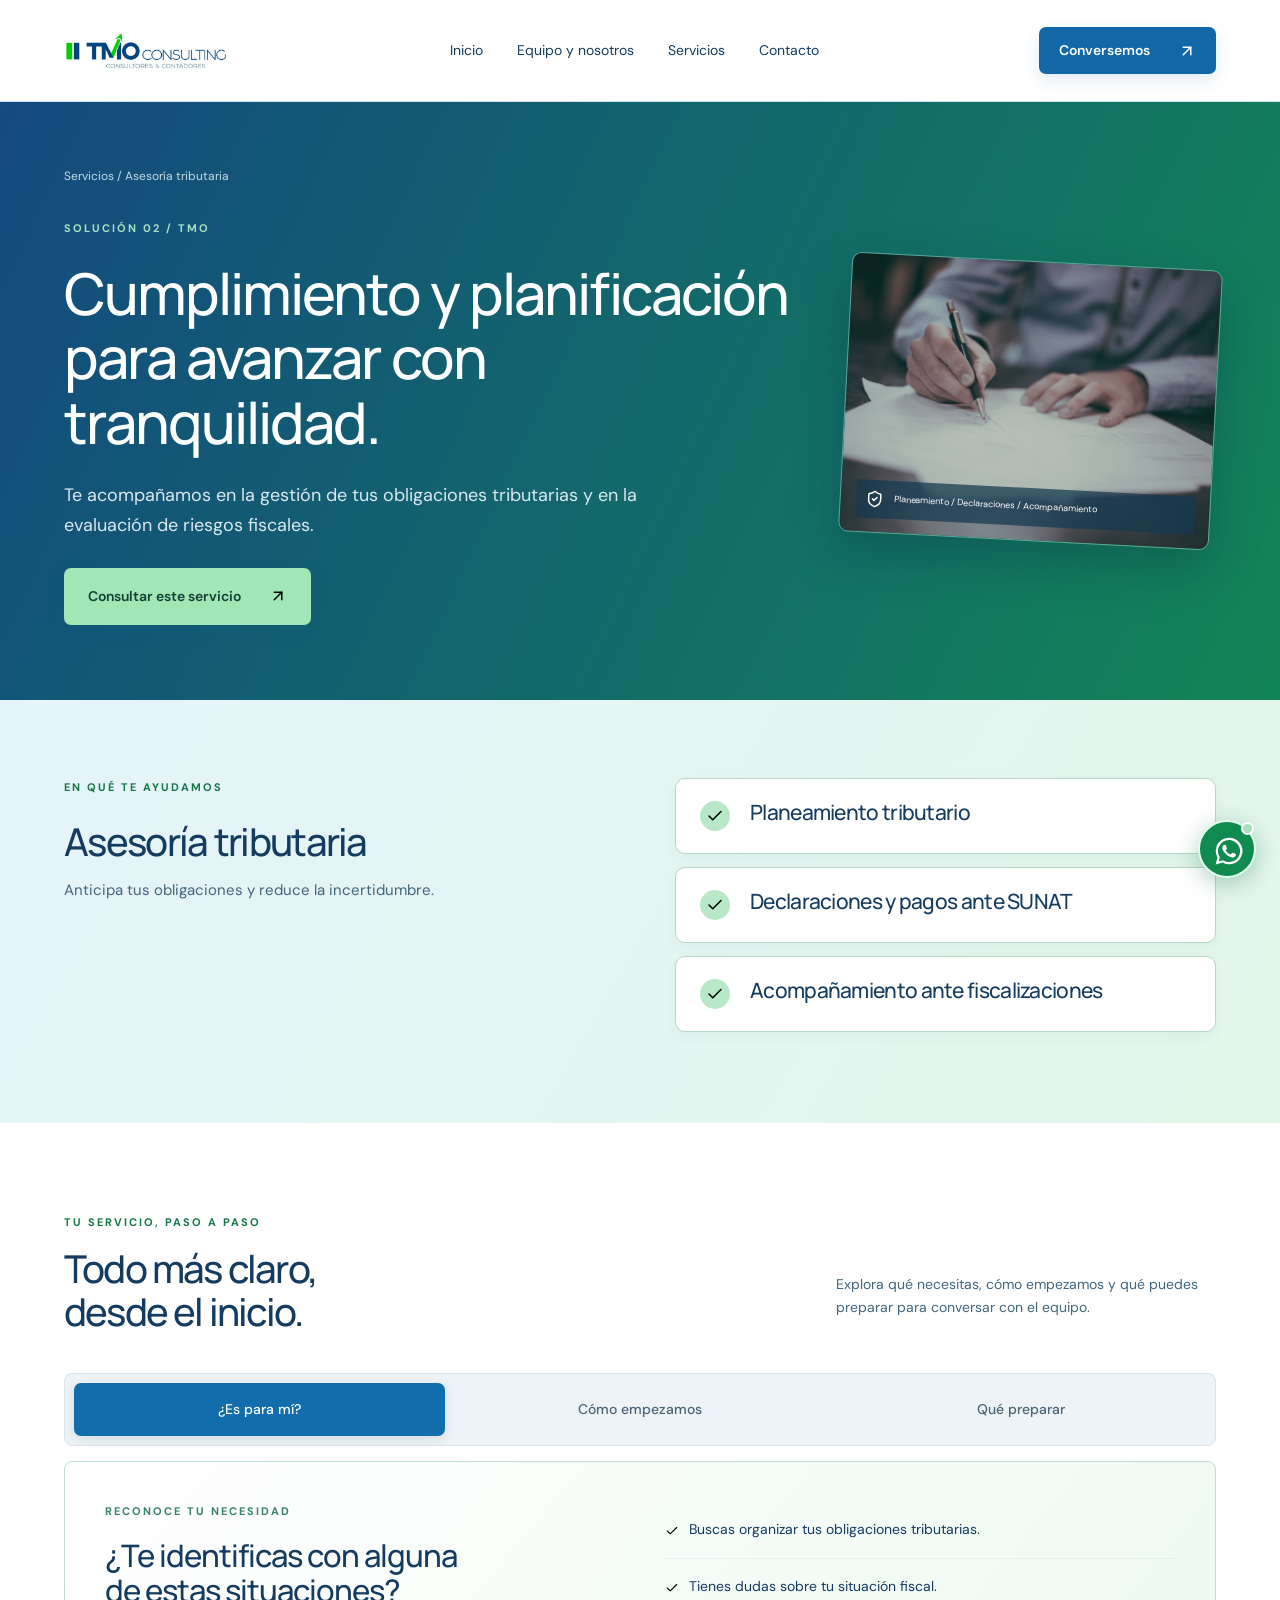
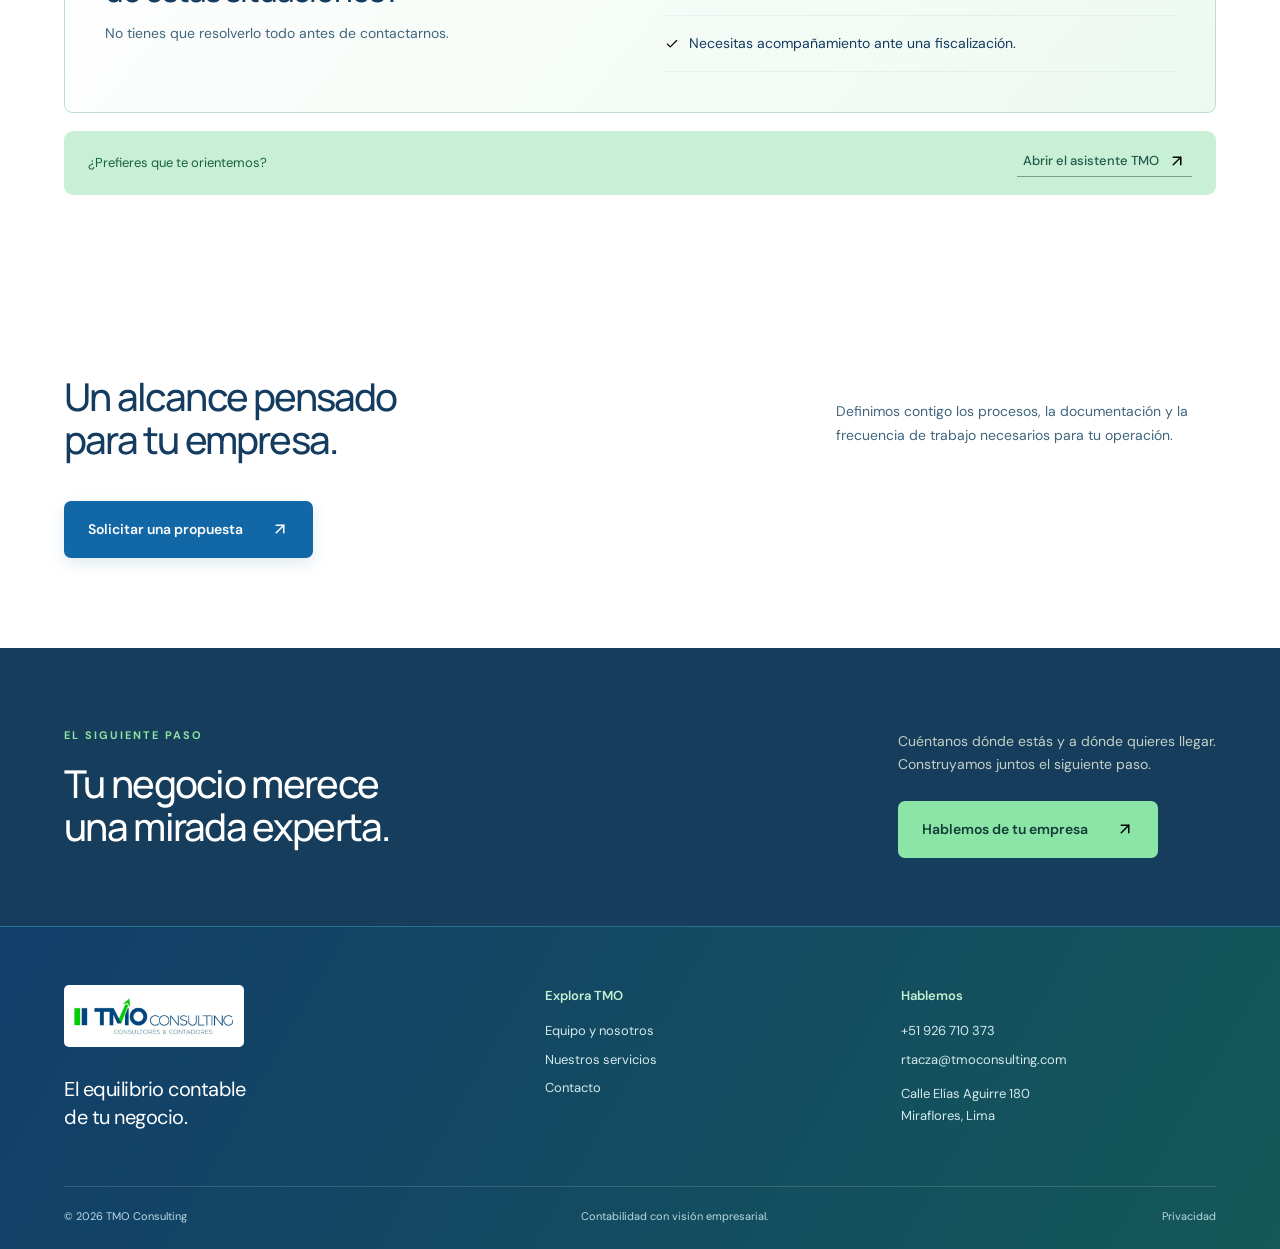
<file: servicios/tributaria/index.html>
<!DOCTYPE html><html lang="es"><head><meta charset="UTF-8"><meta name="viewport" content="width=device-width,initial-scale=1"><title>Asesoría tributaria | TMO Consulting</title><meta name="description" content="Asesoría contable, tributaria, planillas y administración para empresas. Conoce TMO Consulting en Miraflores, Lima."><meta name="theme-color" content="#102c2b"><link rel="stylesheet" href="/style.css"><link rel="stylesheet" href="/brand.css"><link rel="stylesheet" href="/experience.css"><link rel="stylesheet" href="/warmth.css"><link rel="stylesheet" href="/motion-experience.css"><link rel="stylesheet" href="/color-boost.css"><script src="/vendor/motion-12.23.24.js" defer></script><script src="/app.js" defer></script><script src="/motion-experience.js" defer></script></head><body><header><a class="brand" href="/" aria-label="TMO Consulting, inicio"><img src="/logo.webp" alt="TMO Consulting" width="180" height="50"></a><button class="menu" aria-label="Abrir menú" aria-expanded="false"><img class="ui-icon" src="/icons/menu.svg" width="20" height="20" alt="" aria-hidden="true"></button><nav><a href="/">Inicio</a><a href="/nosotros/">Equipo y nosotros</a><a href="/servicios/">Servicios</a><a href="/contacto/">Contacto</a></nav><a class="button small" href="/contacto/">Conversemos <span><img class="ui-icon" src="/icons/arrow-up-right.svg" width="20" height="20" alt="" aria-hidden="true"></span></a></header><main><section class="page-hero service-detail-hero green"><figure class="detail-service-photo"><img src="/photos/tributaria.jpg" alt="Una mirada a tus obligaciones" loading="lazy"><figcaption><img class="ui-icon" src="/icons/shield-check.svg" alt="" width="20" height="20" aria-hidden="true"><span>Planeamiento / Declaraciones / Acompañamiento</span></figcaption></figure><div class="detail-watermark" aria-hidden="true">
<svg aria-hidden="true"
 
  xmlns="http://www.w3.org/2000/svg"
  width="24"
  height="24"
  viewBox="0 0 24 24"
  fill="none"
  stroke="currentColor"
  stroke-width="2"
  stroke-linecap="round"
  stroke-linejoin="round"
>
  <path d="M20 13c0 5-3.5 7.5-7.66 8.95a1 1 0 0 1-.67-.01C7.5 20.5 4 18 4 13V6a1 1 0 0 1 1-1c2 0 4.5-1.2 6.24-2.72a1.17 1.17 0 0 1 1.52 0C14.51 3.81 17 5 19 5a1 1 0 0 1 1 1z" />
  <path d="m9 12 2 2 4-4" />
</svg>
</div><a class="breadcrumb" href="/servicios/">Servicios / Asesoría tributaria</a><span class="eyebrow">SOLUCIÓN 02 / TMO</span><h1>Cumplimiento y planificación para avanzar con tranquilidad.</h1><p>Te acompañamos en la gestión de tus obligaciones tributarias y en la evaluación de riesgos fiscales.</p><a class="button" href="/contacto/?servicio=tributaria">Consultar este servicio <img class="ui-icon" src="/icons/arrow-up-right.svg" width="20" height="20" alt="" aria-hidden="true"></a></section><section class="about-band detail-includes"><div><span class="eyebrow">EN QUÉ TE AYUDAMOS</span><h2>Asesoría tributaria</h2><p>Anticipa tus obligaciones y reduce la incertidumbre.</p></div><div class="deliverables"><article><span><img class="ui-icon" src="/icons/check.svg" width="20" height="20" alt="" aria-hidden="true"></span><h3>Planeamiento tributario</h3></article><article><span><img class="ui-icon" src="/icons/check.svg" width="20" height="20" alt="" aria-hidden="true"></span><h3>Declaraciones y pagos ante SUNAT</h3></article><article><span><img class="ui-icon" src="/icons/check.svg" width="20" height="20" alt="" aria-hidden="true"></span><h3>Acompañamiento ante fiscalizaciones</h3></article></div></section><section class="section service-detail-experience"><div class="section-heading"><div><span class="eyebrow">TU SERVICIO, PASO A PASO</span><h2>Todo más claro,<br>desde el inicio.</h2></div><p>Explora qué necesitas, cómo empezamos y qué puedes preparar para conversar con el equipo.</p></div><div class="detail-tabs" role="tablist" aria-label="Información del servicio"><button role="tab" id="detail-fit" aria-controls="detail-fit-panel" aria-selected="true" tabindex="0">¿Es para mí?</button><button role="tab" id="detail-process" aria-controls="detail-process-panel" aria-selected="false" tabindex="-1">Cómo empezamos</button><button role="tab" id="detail-prepare" aria-controls="detail-prepare-panel" aria-selected="false" tabindex="-1">Qué preparar</button></div><div class="detail-panel" role="tabpanel" id="detail-fit-panel" aria-labelledby="detail-fit" tabindex="0"><div><span class="eyebrow">RECONOCE TU NECESIDAD</span><h3>¿Te identificas con alguna<br>de estas situaciones?</h3><p>No tienes que resolverlo todo antes de contactarnos.</p></div><ul class="feature-list"><li><span><img class="ui-icon" src="/icons/check.svg" width="20" height="20" alt="" aria-hidden="true"></span>Buscas organizar tus obligaciones tributarias.</li><li><span><img class="ui-icon" src="/icons/check.svg" width="20" height="20" alt="" aria-hidden="true"></span>Tienes dudas sobre tu situación fiscal.</li><li><span><img class="ui-icon" src="/icons/check.svg" width="20" height="20" alt="" aria-hidden="true"></span>Necesitas acompañamiento ante una fiscalización.</li></ul></div><div class="detail-panel" role="tabpanel" id="detail-process-panel" aria-labelledby="detail-process" tabindex="0" hidden><div><span class="eyebrow">UN CAMINO COMPARTIDO</span><h3>Primero entendemos.<br>Después definimos.</h3></div><ol class="mini-process"><li><b>01</b><div><strong>Conversemos</strong><p>Conocemos tu situación y tus prioridades.</p></div></li><li><b>02</b><div><strong>Definamos el alcance</strong><p>Acordamos procesos y responsabilidades.</p></div></li><li><b>03</b><div><strong>Organicemos el trabajo</strong><p>Coordinamos la documentación y los siguientes pasos.</p></div></li></ol></div><div class="detail-panel" role="tabpanel" id="detail-prepare-panel" aria-labelledby="detail-prepare" tabindex="0" hidden><div><span class="eyebrow">PARA LA PRIMERA CONVERSACIÓN</span><h3>Empieza con lo esencial.</h3><p>El equipo te indicará después qué documentación corresponde a tu caso.</p></div><ul class="feature-list"><li><span><img class="ui-icon" src="/icons/check.svg" width="20" height="20" alt="" aria-hidden="true"></span>Actividad y régimen de tu empresa</li><li><span><img class="ui-icon" src="/icons/check.svg" width="20" height="20" alt="" aria-hidden="true"></span>Obligaciones y consultas pendientes</li><li><span><img class="ui-icon" src="/icons/check.svg" width="20" height="20" alt="" aria-hidden="true"></span>Notificaciones recibidas, si corresponde</li></ul></div><div class="detail-help"><span>¿Prefieres que te orientemos?</span><button type="button" class="plain assistant-open" data-service="Tributación">Abrir el asistente TMO <img class="ui-icon" src="/icons/arrow-up-right.svg" width="20" height="20" alt="" aria-hidden="true"></button></div></section><section class="section"><div class="section-heading"><h2>Un alcance pensado<br>para tu empresa.</h2><p>Definimos contigo los procesos, la documentación y la frecuencia de trabajo necesarios para tu operación.</p></div><a class="button" href="/contacto/">Solicitar una propuesta <img class="ui-icon" src="/icons/arrow-up-right.svg" width="20" height="20" alt="" aria-hidden="true"></a></section><section class="cta"><div><span class="eyebrow">EL SIGUIENTE PASO</span><h2>Tu negocio merece<br>una mirada experta.</h2></div><div><p>Cuéntanos dónde estás y a dónde quieres llegar.<br>Construyamos juntos el siguiente paso.</p><a class="button light" href="/contacto/">Hablemos de tu empresa <img class="ui-icon" src="/icons/arrow-up-right.svg" width="20" height="20" alt="" aria-hidden="true"></a></div></section></main><footer><div class="footer-top"><div><img src="/logo.webp" alt="TMO Consulting" width="180" height="50"><p>El equilibrio contable<br>de tu negocio.</p></div><div><h4>Explora TMO</h4><a href="/nosotros/">Equipo y nosotros</a><a href="/servicios/">Nuestros servicios</a><a href="/contacto/">Contacto</a></div><div><h4>Hablemos</h4><a href="tel:+51926710373">+51 926 710 373</a><a href="mailto:rtacza@tmoconsulting.com">rtacza@tmoconsulting.com</a><p>Calle Elías Aguirre 180<br>Miraflores, Lima</p></div></div><div class="footer-bottom"><span>© 2026 TMO Consulting</span><span>Contabilidad con visión empresarial.</span><a href="/privacidad/">Privacidad</a></div></footer><button class="whatsapp" id="chat-launcher" type="button" aria-label="Abrir asistente TMO y contacto por WhatsApp" aria-haspopup="dialog" aria-controls="tmo-chat"><svg viewBox="0 0 32 32" aria-hidden="true" fill="currentColor"><path d="M16 .8A15.2 15.2 0 0 0 2.8 23.5L.7 31.3l8-2.1A15.2 15.2 0 1 0 16 .8zm0 27.9a12.6 12.6 0 0 1-6.4-1.8l-.5-.3-4.8 1.3 1.3-4.7-.3-.5A12.6 12.6 0 1 1 16 28.7zm7-9.5c-.4-.2-2.3-1.1-2.6-1.2-.4-.1-.6-.2-.9.2-.3.4-1 1.2-1.2 1.4-.2.3-.5.3-.9.1-.4-.2-1.6-.6-3-1.8-1.1-1-1.8-2.1-2-2.5-.2-.4 0-.6.2-.8l.6-.7c.2-.2.3-.4.4-.6.1-.3 0-.5 0-.7-.1-.2-.9-2.1-1.2-2.9-.3-.8-.6-.7-.9-.7h-.8c-.3 0-.7.1-1 .5s-1.3 1.3-1.3 3.2 1.4 3.7 1.6 4c.2.3 2.7 4.1 6.5 5.7.9.4 1.6.6 2.1.7.9.3 1.7.3 2.4.2.7-.1 2.3-.9 2.6-1.8.3-.9.3-1.7.2-1.8-.1-.2-.4-.3-.8-.5z"/></svg><span class="chat-badge"></span><span class="wa-tooltip">¿En qué podemos ayudarte?</span></button><dialog id="tmo-chat" aria-labelledby="chat-title"><div class="chat-shell"><div class="chat-head"><div class="bot-avatar">tmo<span><img class="ui-icon" src="/icons/sparkles.svg" width="20" height="20" alt="" aria-hidden="true"></span></div><div><h2 id="chat-title">Asistente TMO</h2><p>Guía automática de servicios</p></div><button type="button" class="chat-close" aria-label="Cerrar asistente"><img class="ui-icon" src="/icons/x.svg" width="20" height="20" alt="" aria-hidden="true"></button></div><div class="chat-notice">Respuestas simuladas para orientar tu consulta.</div><div id="chat-messages" class="chat-messages" role="log" aria-live="polite" aria-relevant="additions text"></div><div id="chat-options" class="chat-options" aria-label="Opciones de consulta"></div><div id="chat-handoff" class="chat-handoff" hidden><a class="button" id="chat-whatsapp" target="_blank" rel="noopener">Continuar por WhatsApp <img class="ui-icon" src="/icons/arrow-up-right.svg" width="20" height="20" alt="" aria-hidden="true"></a><p>Se abrirá tu consulta preparada. Tú confirmas el envío.</p><button class="chat-reset" type="button">Volver a empezar</button></div><div class="chat-foot">TMO Consulting · Un siguiente paso más claro.</div></div></dialog></body></html>
</file>
<file: style.css>
@import url('/fonts/fonts.css');
:root{--ink:#133c53;--muted:#60706c;--green:#b8d95a;--paper:#f7f8f2;--line:#dfe4da}*{box-sizing:border-box}body{margin:0;color:var(--ink);background:var(--paper);font-family:'DM Sans',Arial,sans-serif;font-size:16px;line-height:1.65}a{color:inherit;text-decoration:none}button,input,textarea,select{font:inherit}a,button{touch-action:manipulation}button,a,input,select,textarea,summary{outline-offset:5px}header{height:102px;max-width:1440px;margin:auto;padding:0 5%;display:flex;align-items:center;justify-content:space-between;gap:28px;border-bottom:1px solid var(--line)}.brand img{width:165px;height:auto;display:block}nav{display:flex;gap:34px;font-size:14px}nav a{position:relative}nav a:hover,nav a[aria-current]{color:#507328}nav a[aria-current]:after{content:'';position:absolute;bottom:-9px;left:0;right:0;height:2px;background:#7b9e44}.button{display:inline-flex;gap:28px;align-items:center;justify-content:space-between;background:var(--ink);color:#fff;padding:17px 24px;border-radius:5px;font-size:14px;font-weight:600;border:0;cursor:pointer;transition:background .2s,transform .2s}.button:hover{background:#31524b;transform:translateY(-2px)}.button.small{padding:12px 20px}.button.light{background:var(--green);color:var(--ink)}.menu{display:none}.hero{max-width:1440px;margin:auto;padding:68px 5% 70px;display:grid;grid-template-columns:1.16fr 1fr;gap:40px;align-items:center}.eyebrow{display:block;font-size:11px;letter-spacing:2px;font-weight:700;margin-bottom:24px}.eyebrow i{display:inline-block;width:7px;height:7px;border-radius:50%;background:#94b641;margin-right:7px}h1,h2,h3{font-family:Manrope,'DM Sans',Arial,sans-serif;letter-spacing:-2px;font-weight:500;line-height:1.12;margin:0}h1{font-size:clamp(42px,4.6vw,68px)}h1 em{font-style:normal;color:#71874b}h2{font-size:clamp(32px,3vw,43px);letter-spacing:-1.7px}h3{font-size:23px;letter-spacing:-.7px}p{color:var(--muted)}.hero-copy>p{font-size:16px;max-width:430px;margin:26px 0 30px}.actions{display:flex;flex-wrap:wrap;gap:20px;align-items:center}.plain{font-size:13px;border-bottom:1px solid #81907a;padding-bottom:4px}.hero-note{display:flex;gap:13px;align-items:center;font-size:12px;color:var(--muted);margin-top:42px}.hero-note strong{font-weight:400}.note-icon{border:1px solid #c8d1ba;border-radius:50%;width:32px;height:32px;display:grid;place-items:center;color:#638339}.hero-visual{height:520px;position:relative;border-radius:90px 8px 8px 8px;background:var(--ink);margin-bottom:14px}.hero-visual>img{width:100%;height:100%;object-fit:cover;object-position:50% center;border-radius:inherit;filter:brightness(.67)}.image-label{position:absolute;bottom:88px;left:35px;color:white}.image-label span{font-size:10px;letter-spacing:2px}.image-label strong{display:block;font-size:31px;font-weight:500;line-height:1.25;margin-top:12px;letter-spacing:-1px}.floating-note{position:absolute;bottom:-22px;left:25px;right:25px;display:flex;align-items:center;gap:15px;background:#fff;padding:21px 24px;box-shadow:0 10px 30px #183f3210;border-radius:5px}.floating-note strong{font-size:13px;font-weight:600}.floating-note small{display:block;font-size:11px;color:var(--muted)}.mini-icon{width:38px;height:38px;background:var(--green);border-radius:50%;display:grid;place-items:center;font-size:23px}.specialty-strip{background:#edf0e6;display:flex;justify-content:space-between;align-items:center;gap:15px;padding:25px 5%;font-size:14px}.specialty-strip>span{font-size:10px;letter-spacing:1.8px;color:#6d7b5d}.specialty-strip strong{font-weight:500}.specialty-strip i{font-style:normal;color:#a4b784}.section{padding:90px 5%;max-width:1440px;margin:auto}.section-heading{display:flex;justify-content:space-between;align-items:end;gap:40px;margin-bottom:40px}.section-heading .eyebrow{margin-bottom:16px}.section-heading>p{max-width:380px;font-size:14px}.services-grid{display:grid;grid-template-columns:repeat(4,1fr);gap:16px}.service-card{border:1px solid var(--line);background:#fff;padding:25px;display:flex;flex-direction:column;min-height:282px;border-radius:5px;transition:background .2s,transform .2s}.service-card:hover{background:#eaf0db;transform:translateY(-5px)}.card-top{display:flex;justify-content:space-between;color:#73866d;font-size:12px;margin-bottom:34px}.arrow{font-size:24px;line-height:1}.service-card p{font-size:13px;margin-bottom:24px}.textlink{font-size:12px;margin-top:auto;text-decoration:underline;text-underline-offset:5px}.about-band{padding:78px 5%;display:grid;grid-template-columns:1fr 1fr;gap:70px;background:#e9eee2}.about-title .plain{display:inline-block;margin-top:28px}.large-copy{font-size:23px;line-height:1.5;color:var(--ink);letter-spacing:-.4px;margin-top:0}.about-band p:not(.large-copy){font-size:15px;max-width:520px}.values{display:flex;justify-content:space-between;border-top:1px solid #cbd4c3;margin-top:28px;padding-top:20px;font-size:12px}.steps{display:grid;grid-template-columns:repeat(3,1fr);gap:55px;margin-top:40px}.steps article{border-top:1px solid #bec9b5;padding-top:24px}.steps article>span{font-size:12px;color:#758960}.steps h3{margin-top:22px}.steps p{font-size:14px;max-width:330px}.faq-section{border-top:1px solid var(--line);display:grid;grid-template-columns:1fr 1fr;gap:60px}.faq-section .plain{display:inline-block;margin-top:27px}.faqs details{border-bottom:1px solid #ccd6c3;padding:18px 0}.faqs details:first-child{padding-top:0}summary{cursor:pointer;list-style:none;font-size:15px;font-weight:500;display:flex;justify-content:space-between;gap:16px}summary::-webkit-details-marker{display:none}summary:after{content:'+';font-size:20px;font-weight:400}details[open] summary:after{content:'−'}details p{font-size:14px;max-width:480px}.cta{padding:68px 5%;background:var(--ink);color:white;display:flex;align-items:center;justify-content:space-between;gap:40px}.cta .eyebrow{color:var(--green);margin-bottom:18px}.cta p{color:#c3d0c7;font-size:14px;margin-bottom:25px}footer{padding:58px 5% 24px;background:#f0f2eb}.footer-top{display:grid;grid-template-columns:1.4fr 1fr 1fr;gap:40px}.footer-top img{width:165px;height:auto}.footer-top p{font-size:13px}.footer-top h4{font-size:13px;font-weight:600;margin:0 0 14px}.footer-top a{display:block;font-size:13px;color:var(--muted);margin-bottom:7px}.footer-bottom{border-top:1px solid var(--line);margin-top:35px;padding-top:20px;display:flex;justify-content:space-between;font-size:11px;color:var(--muted)}.whatsapp{position:fixed;bottom:22px;right:24px;background:var(--ink);color:white;border:1px solid #8fab70;padding:11px 18px;border-radius:30px;font-size:12px;box-shadow:0 3px 14px #0002;z-index:5}.page-hero{padding:75px 5% 65px;max-width:1440px;margin:auto}.page-hero h1{max-width:1000px;font-size:clamp(42px,5vw,70px)}.page-hero>p{max-width:620px;font-size:18px;margin:27px 0}.breadcrumb{display:block;font-size:12px;color:var(--muted);margin-bottom:32px}.compact{padding-top:0}.deliverables article{display:flex;gap:20px;border-bottom:1px solid #cbd4c3;padding:25px 0}.deliverables article span{color:#698440}.deliverables h3{font-size:21px}.about-photo{width:100%;height:410px;object-fit:cover;border-radius:5px}.contact-layout{display:grid;grid-template-columns:1fr 1.15fr;gap:90px;padding:0 5% 90px;max-width:1440px;margin:auto}.contact-layout h2{font-size:32px}.contact-item{display:block;padding:24px 0;border-bottom:1px solid var(--line)}.contact-item>span{display:block;font-size:10px;letter-spacing:1.6px;color:var(--muted)}.contact-item strong{font-size:17px;font-weight:500;display:block;margin-top:5px;overflow-wrap:anywhere}form{background:white;border:1px solid var(--line);padding:38px;border-radius:6px}form .eyebrow{margin-bottom:14px}form>p{font-size:13px}label{display:block;font-size:13px;margin-top:18px}input,select,textarea{display:block;width:100%;border:1px solid #cbd4c6;border-radius:4px;padding:12px;margin-top:7px;background:#fcfdf9;color:var(--ink);font-size:14px}textarea{resize:vertical}.check{display:flex;align-items:center;gap:8px;font-size:12px;flex-wrap:wrap}.check input{width:16px;margin:0}.check a{text-decoration:underline}form .button{width:100%;margin-top:23px}.form-note{font-size:11px!important}.prose{max-width:900px;padding-top:0}.prose h2{font-size:28px;margin-top:30px}.prose a{text-decoration:underline}@media(min-width:1500px){.about-band,.cta,.specialty-strip,footer{padding-left:calc((100vw - 1296px)/2);padding-right:calc((100vw - 1296px)/2)}}@media(max-width:1050px){header{gap:16px}nav{gap:20px}.hero{gap:25px}.hero-visual{height:460px}.services-grid{grid-template-columns:repeat(2,1fr)}.hero-copy h1{font-size:47px}.contact-layout{gap:40px}}@media(max-width:720px){header{height:80px;padding:0 6%;flex-wrap:wrap;position:relative;z-index:10}.brand img{width:140px}header>.button{display:none}.menu{display:block;background:none;border:0;font-size:25px;color:var(--ink)}nav{display:none;position:absolute;left:0;right:0;top:80px;background:var(--paper);padding:25px 6%;box-shadow:0 10px 20px #0001}.open nav{display:flex;flex-direction:column;gap:22px}.hero{grid-template-columns:1fr;padding:45px 6% 50px;gap:40px}.hero-copy h1{font-size:45px;letter-spacing:-2px}.hero-copy>p{font-size:15px}.eyebrow{font-size:9px;letter-spacing:1.5px}.hero-note{margin-top:28px}.hero-visual{height:360px;border-top-left-radius:70px}.floating-note{left:18px;right:18px;padding:16px}.image-label{bottom:75px;left:25px}.specialty-strip{flex-wrap:wrap;justify-content:center;padding:22px 6%;gap:12px;font-size:12px}.specialty-strip>span{width:100%;text-align:center}.specialty-strip i{font-size:10px}.section{padding:55px 6%}.section-heading{display:block}.section-heading>p{margin-top:20px}.services-grid{gap:12px}.service-card{padding:20px 15px;min-height:280px}.service-card h3{font-size:20px}.about-band{padding:50px 6%;grid-template-columns:1fr;gap:28px}.large-copy{font-size:21px}.steps{grid-template-columns:1fr;gap:20px;margin-top:30px}.steps h3{margin-top:12px}.faq-section{grid-template-columns:1fr;gap:30px}.cta{padding:50px 6%;display:block}.cta>div+div{margin-top:28px}.footer-top{grid-template-columns:1fr 1fr;gap:25px}.footer-top>div:first-child{grid-column:1/-1}.footer-top a{overflow-wrap:anywhere}.footer-bottom{gap:20px;flex-wrap:wrap}.footer-bottom>span:nth-child(2){display:none}footer{padding:45px 6% 75px}.whatsapp{bottom:14px;right:14px}.page-hero{padding:50px 6%}.page-hero h1{font-size:44px}.page-hero>p{font-size:16px}.compact{padding-top:0}.contact-layout{grid-template-columns:1fr;gap:40px;padding:0 6% 50px}form{padding:25px}.about-photo{height:300px}.values{font-size:11px;gap:10px}h2{font-size:32px}html{scroll-padding-top:20px}}
:root{--ink:#163d5b;--muted:#536775;--green:#92d4b3;--paper:#fff;--line:#dce6eb}body{color:#162d3e}header{background:#fff}nav a:hover,nav a[aria-current]{color:#258265}nav a[aria-current]:after{background:#258265}.button{background:#184663}.button:hover{background:#246d63}h1 em{color:#5bb996}.about-band{background:#edf4f4}.specialty-strip{background:#f4f7f8}.service-card:hover{background:#eaf5ef}.service-card:nth-child(2n){border-top:3px solid #318c6c}.service-card:nth-child(2n+1){border-top:3px solid #2c648a}.card-top{color:#36846f}.cta{background:#163d5b}.eyebrow i{background:#4fac89}.values{border-color:#c6dad5}footer{background:#f0f5f7}.premium-hero{display:block;max-width:none;isolation:isolate;position:relative;min-height:680px;height:min(780px,calc(100svh - 102px));padding:76px 7% 90px;overflow:hidden;background:#163d5b;color:white}.hero-backdrop{position:absolute;inset:-100px -40px;z-index:-4;will-change:transform}.hero-backdrop img{width:100%;height:100%;object-fit:cover;object-position:center 42%;filter:saturate(.65)}.hero-shade{position:absolute;inset:0;z-index:-3;background:linear-gradient(90deg,rgba(9,37,61,.97),rgba(19,58,82,.87) 40%,rgba(18,63,64,.48) 78%,rgba(15,40,56,.43)),linear-gradient(0deg,#143a55aa,transparent 55%)}.premium-hero .hero-copy{max-width:720px;position:relative;z-index:2}.premium-hero .eyebrow{color:#b5e5d1;margin-bottom:28px}.premium-hero h1{font-size:clamp(58px,6.6vw,94px);line-height:1.04;font-weight:500;letter-spacing:-4px}.premium-hero h1 em{color:#89d6ad}.premium-hero .hero-copy>p{max-width:470px;font-size:17px;color:#d6e6e9;line-height:1.75;margin:27px 0 30px}.premium-hero .button{background:#9cdec0;color:#0f3845;box-shadow:0 5px 30px #092c3840}.premium-hero .button:hover{background:#b5efd3}.premium-hero .plain{color:#fff;border-color:#ffffff66}.hero-proof{display:flex;gap:14px;color:#c4ddd8;font-size:9px;letter-spacing:1.5px;margin-top:35px}.hero-proof b{font-weight:400}.hero-side{position:absolute;right:7%;top:44%;width:290px;z-index:2}.glass-note{border:1px solid #ffffff45;border-radius:12px;background:linear-gradient(125deg,#ffffff24,#ffffff0b);backdrop-filter:blur(16px);padding:28px;box-shadow:0 20px 60px #061c3830;will-change:transform}.glass-note>span:not(.note-mark){display:block;font-size:9px;letter-spacing:1.8px;margin:25px 0 14px;color:#c3e8d7}.note-mark{display:grid;place-items:center;width:46px;height:46px;border-radius:50%;background:#ffffff15;border:1px solid #ffffff35;color:#a6e5c1;font-size:28px}.glass-note strong{font-size:24px;letter-spacing:-.6px;font-weight:500;line-height:1.3;display:block}.glass-note p{font-size:12px;color:#e1edee;margin-bottom:0}.hero-orbit{position:absolute;border:1px solid #9beac65e;width:640px;height:640px;right:-160px;top:60px;border-radius:50%;z-index:-1;will-change:transform;box-shadow:0 0 0 45px #8bccad07,0 0 0 95px #8bccad06}.orbit-two{width:390px;height:390px;right:85px;top:235px;border-color:#ffffff26;box-shadow:none}.hero-scroll{position:absolute;left:7%;bottom:30px;display:flex;align-items:center;gap:16px;font-size:9px;letter-spacing:2px;z-index:3}.scroll-circle{border:1px solid #ffffff55;width:30px;height:30px;display:grid;place-items:center;border-radius:50%;font-size:15px}.hero-edition{position:absolute;right:7%;bottom:36px;letter-spacing:2px;font-size:9px;color:#cce0e4}.hero-edition span{color:#83c6a9;margin:0 10px}.clients-section{padding:70px 5%;background:linear-gradient(115deg,#153e5c,#1b5b67 56%,#287658);color:white;position:relative}.clients-heading{display:flex;justify-content:space-between;align-items:end;gap:30px;margin-bottom:35px}.clients-heading .eyebrow{color:#ace1c3;margin-bottom:16px}.clients-heading h2{font-size:35px}.clients-heading p{color:#d9e9ea;font-size:14px}.client-grid{display:grid;grid-template-columns:repeat(6,1fr);gap:15px}.client-logo{background:white;border:1px solid #ffffff77;border-radius:9px;min-width:0;height:112px;padding:20px;display:grid;place-items:center;box-shadow:0 8px 25px #071c311c;transition:transform .2s,box-shadow .2s}.client-logo:hover{transform:translateY(-5px);box-shadow:0 15px 30px #071c3140}.client-logo img{max-width:100%;max-height:80px;width:100%;height:100%;object-fit:contain}.final-contact{padding:85px 7%;background:linear-gradient(130deg,#163e5d,#14594d);display:grid;grid-template-columns:1fr 1fr;gap:85px;color:white;scroll-margin-top:30px}.contact-intro{padding-top:30px}.contact-intro .eyebrow{color:#adddc8}.contact-intro h2{font-size:clamp(38px,4vw,58px);line-height:1.14;letter-spacing:-2px}.contact-intro h2 em{font-style:normal;color:#96dabc}.contact-intro>p{color:#d4e6e3;max-width:410px;font-size:16px;margin:26px 0 32px}.direct-whatsapp{display:block;max-width:390px;border-top:1px solid #ffffff40;border-bottom:1px solid #ffffff40;padding:24px 0;font-size:13px;color:#cde8dc}.direct-whatsapp span{float:right;font-size:24px}.direct-whatsapp strong{display:block;font-size:26px;font-weight:500;color:white;margin-top:6px}.contact-details{margin-top:35px;font-size:13px}.contact-details>span{font-size:9px;letter-spacing:2px;color:#a9d4c4}.contact-details p{color:#d1e0e5;margin:8px 0}.final-contact form{color:#163d5b;box-shadow:0 20px 55px #071e332a;padding:35px}.final-contact form h2{font-size:30px;letter-spacing:-1px}.final-contact form .eyebrow{color:#28745b}.check{line-height:1.5}.check input{flex-shrink:0;accent-color:#28745b}.whatsapp{width:58px;height:58px;padding:15px;border-radius:50%;background:#23845b;border:2px solid white;box-shadow:0 5px 20px #112e3540;display:grid;place-items:center;transition:transform .2s,background .2s}.whatsapp:hover{background:#196c4b;transform:translateY(-3px)}.whatsapp svg{width:28px;height:28px}.wa-tooltip{position:absolute;right:70px;white-space:nowrap;padding:9px 15px;background:#fff;color:#174837;box-shadow:0 4px 20px #0002;border-radius:7px;opacity:0;visibility:hidden;font-size:12px;transition:opacity .2s}.whatsapp:hover .wa-tooltip,.whatsapp:focus-visible .wa-tooltip{opacity:1;visibility:visible}@media(min-width:1600px){.premium-hero{padding-left:calc((100vw - 1376px)/2);padding-right:calc((100vw - 1376px)/2)}.clients-section,.final-contact{padding-left:calc((100vw - 1296px)/2);padding-right:calc((100vw - 1296px)/2)}}@media(max-width:1100px){.hero-side{right:5%;width:245px}.premium-hero .hero-copy{max-width:610px}.premium-hero h1{font-size:76px}.glass-note{padding:22px}.glass-note strong{font-size:21px}.client-grid{grid-template-columns:repeat(4,1fr)}.final-contact{gap:40px}.premium-hero{padding-left:5%}.hero-scroll{left:5%}}@media(max-width:850px){.premium-hero{height:auto;min-height:680px;padding:62px 6% 100px}.premium-hero h1{font-size:72px}.hero-side{display:none}.premium-hero .hero-copy{max-width:640px}.hero-shade{background:linear-gradient(90deg,#102f4ded,#153d58c9),linear-gradient(0deg,#194e46a6,transparent)}.hero-orbit{right:-310px}.clients-heading{display:block}.client-grid{grid-template-columns:repeat(3,1fr)}.final-contact{gap:35px;padding:60px 6%;grid-template-columns:1fr}.contact-intro{padding-top:0}.contact-details{margin-bottom:10px}.final-contact form{max-width:640px;width:100%}.clients-section{padding:50px 6%}}@media(max-width:540px){.premium-hero{min-height:650px;padding-top:47px}.premium-hero h1{font-size:57px;letter-spacing:-2.5px}.premium-hero .eyebrow{font-size:9px;letter-spacing:1.3px}.premium-hero .hero-copy>p{font-size:15px;max-width:340px}.premium-hero .actions{flex-direction:column;align-items:start;gap:18px}.premium-hero .button{padding:16px 20px}.hero-proof{gap:10px;font-size:8px;letter-spacing:1px;margin-top:28px}.hero-edition{font-size:7px;right:6%;bottom:34px;letter-spacing:1px}.hero-scroll{left:6%;font-size:8px;letter-spacing:1px;gap:10px}.hero-backdrop{inset:-55px -100px}.orbit-two{right:-250px}.clients-heading h2{font-size:30px}.clients-heading p{font-size:13px}.client-grid{grid-template-columns:repeat(2,1fr);gap:12px}.client-logo{height:100px;padding:16px}.final-contact form{padding:25px}.final-contact form h2{font-size:27px}.contact-intro h2{font-size:41px}.whatsapp{width:54px;height:54px;padding:12px}.whatsapp svg{width:27px;height:27px}}@media(prefers-reduced-motion:reduce){*,*:before,*:after{scroll-behavior:auto!important;transition:none!important}.hero-backdrop,.hero-orbit,.glass-note{will-change:auto!important;transform:none!important}}
[hidden]{display:none!important}.service-card.rich-card{position:relative;overflow:hidden;min-height:425px;padding:25px 22px;background:linear-gradient(145deg,#fff,#f1f7fb);border:1px solid #d4e1e9;border-radius:14px;box-shadow:0 10px 25px #163d5b08}.rich-card.green{background:linear-gradient(145deg,#fff,#edf7f1);border-color:#c9e3d6}.rich-card:after{content:'';position:absolute;right:-60px;top:-70px;width:190px;height:190px;border:28px solid #2a678008;border-radius:50%;pointer-events:none}.rich-card:hover{box-shadow:0 18px 40px #173e5918;border-color:#4f92ac}.rich-card .card-top{margin-bottom:23px;align-items:center}.service-icon{width:54px;height:54px;display:grid;place-items:center;background:#164966;color:white;border-radius:14px;box-shadow:0 5px 15px #184b6420}.green .service-icon{background:#28785a}.service-icon svg{width:28px;height:28px}.card-number{font-size:27px;color:#9fb7c6;font-weight:500}.card-tag{font-size:8px;letter-spacing:1.4px;font-weight:600;color:#386b85;margin-bottom:13px}.green .card-tag{color:#347c60}.rich-card h3{font-size:22px;max-width:220px;min-height:50px}.rich-card p{font-size:13px;line-height:1.6;margin:15px 0}.feature-list{padding:0;list-style:none;margin:15px 0 25px}.feature-list li{display:flex;gap:10px;align-items:baseline;font-size:13px;line-height:1.55;padding:8px 0;border-bottom:1px solid #b6cbd23d}.feature-list li>span{color:#368266;font-size:12px;flex-shrink:0}.rich-card .feature-list{margin:0 0 25px}.rich-card .feature-list li{font-size:11px;padding:7px 0}.card-link{display:flex;justify-content:space-between;align-items:center;font-size:12px;font-weight:600;margin-top:auto;padding-top:17px;border-top:1px solid #cbdbe3}.card-link b{background:#fff;width:28px;height:28px;border-radius:50%;display:grid;place-items:center;font-size:19px}.service-experience{background:#f0f5f8;max-width:none}.service-experience .section-heading,.service-explorer{max-width:1296px;margin-left:auto;margin-right:auto}.service-explorer{border:1px solid #d3e2e9;background:white;border-radius:17px;overflow:hidden;box-shadow:0 20px 50px #163e580a}.explorer-tabs{display:grid;grid-template-columns:repeat(4,1fr);border-bottom:1px solid #dce6eb;background:#edf3f6}.explorer-tab{display:flex;gap:12px;align-items:center;padding:23px 22px;border:none;border-right:1px solid #d7e2e8;background:transparent;color:#49697e;font-size:14px;cursor:pointer;position:relative;transition:background .2s,color .2s}.explorer-tab:last-child{border-right:0}.explorer-tab svg{width:24px;height:24px;flex-shrink:0}.explorer-tab b{margin-left:auto;font-size:19px;font-weight:400}.explorer-tab[aria-selected=true]{background:#184a67;color:white}.explorer-tab[aria-selected=true]:after{content:'';position:absolute;bottom:0;height:4px;left:0;right:0;background:#92d4b3}.explorer-tab:hover:not([aria-selected=true]){background:#dfece9}.explorer-panel{display:grid;grid-template-columns:1.35fr 1fr;gap:50px;padding:45px}.explorer-main .eyebrow{color:#377b66;margin-bottom:18px}.explorer-main h3{font-size:34px;max-width:550px;line-height:1.2;letter-spacing:-1.2px}.explorer-main>p{font-size:15px;max-width:520px}.explorer-main .feature-list{max-width:480px}.fit-card{padding:30px;background:linear-gradient(150deg,#e4f2ee,#edf5f8);border-radius:12px;align-self:center;border:1px solid #d1e5dd}.fit-tag{font-size:9px;letter-spacing:1.8px;color:#388366}.fit-card h4{font-size:23px;font-weight:500;margin:20px 0 18px;letter-spacing:-.5px}.fit-card ol{padding-left:20px;color:#45606c;font-size:14px;line-height:1.7}.fit-card li{padding:5px 0 12px 7px}.fit-card li::marker{color:#338567;font-weight:600}.fit-bottom{font-size:11px;color:#51806d;border-top:1px solid #c3ddd3;padding-top:15px;display:block}.service-detail-hero{position:relative;overflow:hidden;background:linear-gradient(120deg,#153d5c,#24607c);color:white;max-width:none;padding-right:28%;padding-bottom:80px}.service-detail-hero.green{background:linear-gradient(120deg,#153d5c,#277758)}.service-detail-hero .eyebrow{color:#a8e0c4}.service-detail-hero .breadcrumb{color:#c4dbe6}.service-detail-hero>p{color:#dbe9f0}.service-detail-hero h1{font-size:clamp(40px,4.5vw,64px);position:relative;z-index:1}.service-detail-hero .button{background:#9edbc1;color:#153f4b}.detail-watermark{position:absolute;right:6%;top:50%;transform:translateY(-50%) rotate(-8deg);width:210px;height:210px;color:#ffffff25;border:1px solid #ffffff25;border-radius:40px;padding:35px;background:#ffffff08;box-shadow:0 0 0 35px #ffffff04}.detail-watermark svg{width:100%;height:100%}.detail-includes{background:#f0f6f4}.detail-includes .deliverables article{background:white;padding:22px 24px;border:1px solid #d6e7df;border-radius:10px;margin-bottom:13px}.detail-includes .deliverables article span{width:30px;height:30px;display:grid;place-items:center;background:#e0f0e7;border-radius:50%;color:#347c5b;flex-shrink:0}.detail-tabs{display:flex;gap:10px;margin:30px 0 0;padding:9px;background:#edf3f6;border:1px solid #d9e4ea;border-radius:12px}.detail-tabs button{flex:1;padding:15px 18px;border:0;background:transparent;border-radius:7px;color:#4a6476;cursor:pointer;font-size:14px;font-weight:500}.detail-tabs button[aria-selected=true]{background:#194c69;color:white;box-shadow:0 3px 12px #163c5b20}.detail-panel{display:grid;grid-template-columns:1fr 1fr;gap:50px;padding:40px;border:1px solid #dbe6ec;border-radius:14px;background:linear-gradient(120deg,#fff,#f6faf9);margin-top:15px}.detail-panel h3{font-size:31px;letter-spacing:-1px}.detail-panel p{font-size:14px}.detail-panel .eyebrow{color:#378366;margin-bottom:18px}.detail-panel .feature-list{margin:0;align-self:center}.detail-panel .feature-list li{padding:17px 0;font-size:14px}.mini-process{list-style:none;margin:0;padding:0}.mini-process li{display:flex;gap:16px;padding:12px 0}.mini-process b{font-size:12px;width:35px;height:35px;background:#dbeee4;color:#2e7056;display:grid;place-items:center;border-radius:50%;flex-shrink:0}.mini-process strong{font-size:14px;font-weight:600}.mini-process p{margin:3px 0;font-size:12px}.detail-help{display:flex;justify-content:space-between;align-items:center;background:#e7f3ec;border-radius:9px;padding:18px 24px;margin-top:18px;font-size:13px}.assistant-open{background:none;border:0;border-bottom:1px solid #7e9a8c;cursor:pointer;color:#205b49;font:inherit;font-weight:500}.chat-badge{position:absolute;right:0;top:0;width:13px;height:13px;border:2px solid #fff;background:#a4e0bc;border-radius:50%}#tmo-chat{padding:0;border:0;border-radius:18px;position:fixed;inset:auto 24px 93px auto;margin:0;width:390px;max-width:calc(100vw - 32px);max-height:calc(100svh - 120px);overflow:hidden;color:#163d5b;box-shadow:0 20px 80px #102d4c40;background:#fff}#tmo-chat::backdrop{background:#0e263522}.chat-shell{display:flex;flex-direction:column;max-height:calc(100svh - 120px)}.chat-head{display:flex;gap:12px;align-items:center;padding:19px;background:linear-gradient(120deg,#164665,#237258);color:white;flex-shrink:0}.chat-head h2{font-size:17px;letter-spacing:-.4px;font-weight:600}.chat-head p{font-size:10px;margin:3px 0 0;color:#d2e9de}.bot-avatar{background:#ffffff20;border:1px solid #ffffff30;width:42px;height:42px;border-radius:12px;display:grid;place-items:center;font-size:13px;font-weight:700;position:relative}.bot-avatar span{position:absolute;right:-4px;bottom:-5px;font-size:11px;background:#a1dcb9;color:#154839;border-radius:50%;width:17px;height:17px;text-align:center}.chat-close{margin-left:auto;background:#ffffff15;color:white;border:0;border-radius:50%;width:29px;height:29px;font-size:24px;line-height:1;cursor:pointer}.chat-notice{font-size:10px;background:#edf5f1;color:#578272;padding:9px 16px;flex-shrink:0}.chat-messages{overflow-y:auto;overscroll-behavior:contain;padding:20px 16px;min-height:190px;max-height:310px;flex:1;background:radial-gradient(circle at 100% 0,#e4f1eb,transparent 65%),#f7f9fb;scroll-behavior:smooth}.chat-message{max-width:90%;margin:0 0 12px;padding:12px 14px;background:white;border:1px solid #dfe9ee;border-radius:0 13px 13px 13px;font-size:13px;line-height:1.6;color:#385463;box-shadow:0 2px 8px #1e405305;white-space:pre-line;animation:chat-appear .25s ease-out}.chat-message.user{margin-left:auto;background:#dff0e6;border-color:#cbe2d4;color:#1a5740;border-radius:13px 0 13px 13px}.chat-message.typing{width:62px;display:flex;gap:5px;align-items:center;height:38px}.typing span{width:6px;height:6px;background:#83a69c;border-radius:50%;animation:typing-dot 1s infinite}.typing span:nth-child(2){animation-delay:.15s}.typing span:nth-child(3){animation-delay:.3s}.chat-options{padding:12px 16px 16px;display:flex;flex-wrap:wrap;gap:8px;border-top:1px solid #edf1f3}.chat-options:empty{display:none}.chat-choice{padding:9px 12px;border:1px solid #c8ddd4;background:#f4faf6;color:#286e52;border-radius:18px;font-size:12px;cursor:pointer;transition:background .2s}.chat-choice:hover{background:#dff0e6}.chat-handoff{padding:15px 16px 13px;border-top:1px solid #edf1f3}.chat-handoff .button{background:#23815b;width:100%;justify-content:center;gap:12px;font-size:13px}.chat-handoff p{font-size:10px;text-align:center;margin:9px 0;color:#6b838b}.chat-reset{display:block;margin:auto;border:0;background:none;color:#376e75;font-size:11px;text-decoration:underline;text-underline-offset:3px;cursor:pointer}.chat-foot{font-size:9px;text-align:center;padding:10px;background:#f4f7f8;color:#74909d;flex-shrink:0}@keyframes chat-appear{from{opacity:0;transform:translateY(5px)}to{opacity:1;transform:none}}@keyframes typing-dot{0%,70%,100%{opacity:.4;transform:none}35%{opacity:1;transform:translateY(-3px)}}@media(min-width:1600px){.service-detail-hero{padding-left:calc((100vw - 1296px)/2)}}@media(max-width:1100px){.explorer-tab{padding:20px 15px;gap:8px;font-size:12px}.explorer-panel{padding:30px;gap:25px}.explorer-main h3{font-size:29px}.detail-watermark{width:165px;height:165px;padding:30px}.detail-panel{gap:30px;padding:30px}}@media(max-width:720px){.rich-card h3{font-size:19px;min-height:43px}.service-card.rich-card{padding:20px 16px;min-height:430px}.card-number{font-size:22px}.service-icon{width:44px;height:44px;border-radius:12px}.service-icon svg{width:24px;height:24px}.card-tag{font-size:7px;letter-spacing:1px}.rich-card p{font-size:12px}.rich-card .feature-list li{font-size:10px}.explorer-tabs{grid-template-columns:repeat(2,1fr)}.explorer-tab{font-size:12px;padding:17px 15px;border-bottom:1px solid #d7e2e8}.explorer-tab:nth-child(2){border-right:0}.explorer-panel{grid-template-columns:1fr;padding:25px;gap:25px}.explorer-main h3{font-size:28px}.fit-card{padding:23px}.fit-card h4{font-size:22px}.service-detail-hero{padding-right:6%;padding-bottom:60px}.detail-watermark{opacity:.6;right:-30px;top:50px;transform:rotate(12deg);width:130px;height:130px;z-index:0}.service-detail-hero .breadcrumb,.service-detail-hero .eyebrow,.service-detail-hero>p,.service-detail-hero>.button{position:relative;z-index:1}.detail-panel{grid-template-columns:1fr;gap:15px;padding:25px}.detail-panel h3{font-size:27px}.detail-tabs{gap:4px;padding:6px}.detail-tabs button{padding:12px 7px;font-size:11px}.detail-help{align-items:start;gap:10px;flex-direction:column;font-size:12px;padding:18px}.detail-includes .deliverables h3{font-size:18px}.detail-includes .deliverables article{padding:18px}#tmo-chat{right:14px;bottom:80px;max-height:calc(100svh - 98px)}.chat-shell{max-height:calc(100svh - 98px)}.chat-messages{min-height:160px;max-height:285px}.chat-head{padding:16px}.service-experience .section-heading>p{font-size:13px}}@media(max-width:380px){.services-grid{grid-template-columns:1fr}.rich-card h3{min-height:0}.service-card.rich-card{min-height:0}.rich-card .feature-list li{font-size:12px}.rich-card p{font-size:13px}.chat-messages{max-height:230px}}@media(prefers-reduced-motion:reduce){.chat-message,.typing span{animation:none}.chat-messages{scroll-behavior:auto}}
.section:not(.service-experience) .steps{gap:22px}.steps article{padding:30px;border:1px solid #d7e6eb;border-radius:14px;background:linear-gradient(145deg,#fff,#edf5f7);box-shadow:0 8px 25px #163d5b06;position:relative;overflow:hidden}.steps article:nth-child(2){background:linear-gradient(145deg,#fff,#e9f4ec);border-color:#d2e5d9}.steps article>span{display:grid;place-items:center;width:42px;height:42px;border-radius:12px;background:#194d6c;color:#fff;font-size:13px;position:relative;z-index:1}.steps article:nth-child(2)>span{background:#2b7b59}.steps article:after{content:'';position:absolute;right:-30px;top:-30px;width:130px;height:130px;border:20px solid #194d6c05;border-radius:50%}.about-band:not(.detail-includes){background:linear-gradient(130deg,#eaf3f7,#eff7f1)}.about-title{padding:20px 0 20px 28px;border-left:4px solid #368c68}.values span{padding:10px 13px;border-radius:6px;background:#fff;border:1px solid #d9e8df;color:#326950}.page-hero:not(.service-detail-hero){background:radial-gradient(ellipse at 100% 0,#dceee8,transparent 60%),linear-gradient(110deg,#fff,#eff5f9);max-width:none;border-bottom:1px solid #e0e9ee}.page-hero:not(.service-detail-hero) h1 em{color:#317d60}.faqs details{padding:20px;border:1px solid #d9e6e9;border-radius:10px;background:#fff;margin-bottom:12px;box-shadow:0 4px 14px #143d5605}.faqs details:first-child{padding-top:20px}.faqs details[open]{background:#eef7f2;border-color:#badcc9}.faq-section{background:#f7fafb}.section .button{border-radius:7px}.button{border-radius:7px}.prose h2{padding-top:10px}@media(max-width:720px){.steps article{padding:25px}.about-title{padding-left:20px}.values{gap:6px}.values span{padding:9px 8px;font-size:10px}.faqs details{padding:17px}.faqs details:first-child{padding-top:17px}}
</file>
<file: brand.css>
:root{--ink:#183e5c;--muted:#506875;--green:#82c39e;--paper:#fff}.ui-icon{display:inline-block;width:18px;height:18px;object-fit:contain;vertical-align:middle;flex-shrink:0}.button .ui-icon{filter:brightness(0) invert(1)}.button.light .ui-icon,.service-detail-hero .button .ui-icon{filter:none}.plain,.brand-link,.card-link,.direct-whatsapp{align-items:center;gap:9px}.plain{display:inline-flex}.menu .ui-icon{width:26px;height:26px}.feature-list .ui-icon{width:14px;height:14px}.bot-avatar span .ui-icon{width:10px;height:10px}.chat-close{display:grid;place-items:center}.chat-close .ui-icon{filter:brightness(0) invert(1);width:17px;height:17px}.specialty-strip .ui-icon{width:13px;height:13px;opacity:.6}.arrow .ui-icon,.card-link .ui-icon{width:18px;height:18px}.card-link b{flex-shrink:0}.faqs summary:after{content:'';background:url('/icons/plus.svg') center/18px no-repeat;width:20px;height:24px;flex-shrink:0}.faqs details[open] summary:after{content:'';background-image:url('/icons/minus.svg')}.brand-home header{position:absolute;inset:0 0 auto;z-index:20;width:100%;max-width:none;height:100px;padding:0 5%;background:transparent;border-bottom:1px solid #ffffff1a;color:#fff}.brand-home header .brand{background:#fff;border-radius:5px;padding:6px 11px}.brand-home header .brand img{width:154px}.brand-home header nav{gap:5px;background:#ffffff0d;border:1px solid #ffffff18;backdrop-filter:blur(20px);border-radius:30px;padding:5px}.brand-home header nav a{padding:8px 19px;font-size:12px;color:#dae4e9;border-radius:22px}.brand-home header nav a:hover,.brand-home header nav a[aria-current]{background:#ffffff14;color:white}.brand-home header nav a[aria-current]:after{display:none}.brand-home header>.button{background:#fff;color:#143a54;padding:12px 19px}.brand-home header>.button .ui-icon{filter:none}.brand-parallax{height:165svh;min-height:1100px;background:#0b1f2c;position:relative;--brand-progress:0;--scroll-shift:0px;--brand-scale:1;--float-shift:0px;--photo-shift:0px;--photo-scale:1.13}.brand-stage{height:100svh;min-height:720px;position:sticky;top:0;isolation:isolate;overflow:hidden;background:#0c2434;color:#fff;display:grid;place-items:center;padding:115px 20px 95px}.brand-photo{position:absolute;inset:-10%;z-index:-5;transform:translate3d(0,var(--photo-shift),0) scale(var(--photo-scale));will-change:transform}.brand-photo img{width:100%;height:100%;object-fit:cover;object-position:center 43%;filter:saturate(.5)}.brand-wash{position:absolute;inset:0;z-index:-4;background:linear-gradient(100deg,#102b44e8,#0d2638c7 42%,#123c39d4),linear-gradient(0deg,#07171de8,transparent 70%)}.growth-sculpture{width:min(1000px,85vw);height:110%;position:absolute;right:-15%;top:4%;color:#4b997f;opacity:.12;z-index:-2;transform:translate3d(0,var(--float-shift),0) rotate(-8deg);filter:drop-shadow(0 0 35px #40887355);will-change:transform}.brand-rings{position:absolute;width:1050px;height:1050px;left:50%;top:52%;transform:translate(-50%,-50%);border:1px solid #bcd6d90c;border-radius:50%;box-shadow:0 0 0 100px #a8c8d008,0 0 0 200px #a8c8d005;z-index:-1}.brand-content{position:relative;text-align:center;z-index:3;max-width:900px;transform:translate3d(0,var(--scroll-shift),0) scale(var(--brand-scale));transform-origin:50% 45%;will-change:transform}.brand-kicker{font-size:9px;letter-spacing:2.4px;display:inline-flex;align-items:center;gap:10px;color:#d1e5e3;margin-bottom:10px}.brand-kicker>span{width:5px;height:5px;background:#7cc8a1;box-shadow:0 0 10px #7cc8a180;border-radius:50%}.brand-content h1{margin:0;line-height:.85;display:flex;flex-direction:column;align-items:center}.tmo-word{font-size:clamp(160px,21vw,290px);font-family:Manrope,Arial,sans-serif;font-weight:700;letter-spacing:-20px;display:block;line-height:.98;position:relative;padding-right:10px}.brand-period{color:#8bcda7;font-size:.65em;margin-left:2px;letter-spacing:-10px}.consulting-word{font-weight:400;font-size:clamp(21px,3.4vw,44px);letter-spacing:.47em;padding-left:.47em;line-height:1.5;margin-top:-4px}.brand-content h2{font-size:clamp(25px,2.6vw,36px);font-weight:400;line-height:1.15;letter-spacing:-.8px;margin:29px 0 16px}.brand-content h2 br{display:none}.brand-content h2 em{font-style:normal;color:#9cdbb7}.brand-content>p{font-size:13px;line-height:1.7;color:#c3d5dd;margin:16px 0 27px;letter-spacing:.1px}.brand-actions{display:flex;align-items:center;justify-content:center;gap:25px}.brand-actions .button{background:#9ad4b1;color:#123c37;padding:15px 21px;font-size:12px;box-shadow:0 8px 40px #001c2740}.brand-actions .button:hover{background:#b4e5c7}.brand-actions .button .ui-icon{filter:none}.brand-link{display:inline-flex;font-size:12px;color:#e7efee}.brand-link .ui-icon{filter:brightness(0) invert(1);width:16px;height:16px}.brand-float{position:absolute;display:flex;align-items:center;gap:13px;padding:18px 20px;border:1px solid #ffffff2a;border-radius:10px;background:linear-gradient(115deg,#ffffff15,#ffffff05);backdrop-filter:blur(18px);box-shadow:0 15px 50px #05182330;z-index:4;transform:translate3d(0,var(--float-shift),0);will-change:transform;transition:border-color .2s,background .2s}.brand-float:hover{border-color:#9bdbbb80;background:#ffffff20}.brand-float small{font-size:7px;letter-spacing:1.2px;color:#b5d2d0;display:block;margin-bottom:4px}.brand-float strong{font-size:14px;letter-spacing:-.2px;font-weight:500;display:block}.float-icon{width:28px;height:28px;filter:brightness(0) invert(1);opacity:.8}.brand-float>.ui-icon{width:16px;height:16px;margin-left:10px;filter:brightness(0) invert(1);opacity:.7}.float-accounting{left:5%;top:42%}.float-payroll{right:4%;top:64%}.brand-bottom{position:absolute;bottom:35px;left:5%;right:5%;display:flex;align-items:center;justify-content:space-between;color:#b1c5cf;z-index:4}.brand-discover{display:flex;align-items:center;gap:14px;font-size:8px;letter-spacing:1.6px}.brand-discover>.ui-icon{padding:9px;border:1px solid #fff8;border-radius:50%;width:35px;height:35px;filter:brightness(0) invert(1)}.brand-counter{font-size:9px;letter-spacing:1.6px}.brand-counter i{font-style:normal;color:#7ab693;padding:0 8px}.brand-progress{position:absolute;bottom:0;left:0;right:0;height:3px;background:#ffffff0b;z-index:5}.brand-progress>span{display:block;height:100%;background:#8bcda7;width:calc(var(--brand-progress)*100%)}.clients-section{position:relative;z-index:2;background:#fff;color:#173d57;padding-top:70px;padding-bottom:70px;border-bottom:1px solid #e2ebed}.clients-heading .eyebrow{color:#2c7c5e}.clients-heading p{color:#59717e}.client-grid{gap:12px}.client-logo{height:112px;background:#f8fafb;border:1px solid #e2e9ed;box-shadow:none;border-radius:8px}.client-logo:hover{background:#fff;box-shadow:0 12px 25px #153d5710;border-color:#80af9b}.section-heading h2{letter-spacing:-1.8px}.rich-card{border-radius:4px!important;border-top:3px solid #346885!important}.rich-card.green{border-top-color:#3d8a66!important}.service-icon{border-radius:7px!important}.service-experience{background:#0e2e43;color:white;position:relative;isolation:isolate}.service-experience:before{content:'';position:absolute;inset:0;background:radial-gradient(ellipse at 100% 0,#2e6b5350,transparent 60%);z-index:-1}.service-experience .eyebrow{color:#a4d8ba}.service-experience .section-heading p{color:#c0d3da}.service-explorer{border-color:#ffffff22;box-shadow:0 20px 60px #04141f30;border-radius:10px;color:#173e59}.service-explorer .eyebrow{color:#287b5a}.explorer-tabs{background:#eff4f6}.explorer-tab[aria-selected=true]{background:#28644f}.fit-card{background:#edf6f0}.about-band:not(.detail-includes){background:#f5f7f7;gap:65px;align-items:center}.about-title{padding:0;border:0}.editorial-photo{position:relative;height:280px;overflow:hidden;border-radius:3px;margin-bottom:30px;background:#123548}.editorial-photo>img{width:100%;height:100%;object-fit:cover;filter:brightness(.7) saturate(.6)}.editorial-photo>span{position:absolute;bottom:20px;left:22px;color:#fff;font-size:9px;letter-spacing:2px}.about-band .large-copy{font-size:27px;line-height:1.5}.values span{border-radius:3px}.final-contact{background:linear-gradient(105deg,#133b59,#205c4c)}.final-contact .direct-whatsapp>.ui-icon{float:right;filter:brightness(0) invert(1);width:25px;height:25px}.footer-top>div:first-child>p{font-size:20px;line-height:1.4;color:#1b485e;letter-spacing:-.5px}footer{background:#edf3f5;border-top:1px solid #dce6eb}.service-detail-hero{padding-top:65px;padding-bottom:75px;min-height:420px}.detail-panel,.detail-tabs,.service-explorer{border-radius:8px}.page-hero:not(.service-detail-hero){border-top:1px solid #e4ebee}.contact-layout{padding-top:45px}a,button{-webkit-tap-highlight-color:transparent}@media(min-width:1600px){.brand-home header{padding-left:calc((100vw - 1440px)/2);padding-right:calc((100vw - 1440px)/2)}.clients-section{padding-left:calc((100vw - 1296px)/2);padding-right:calc((100vw - 1296px)/2)}}@media(max-width:1200px){.brand-float{padding:14px;gap:9px}.float-accounting{left:3%;top:39%}.float-payroll{right:3%;top:68%}.brand-float small{font-size:6px}.brand-float strong{font-size:12px}.float-icon{width:24px;height:24px}.brand-content{max-width:700px}.tmo-word{font-size:245px}.consulting-word{font-size:34px}.brand-float>.ui-icon{display:none}}@media(max-width:1000px){.float-accounting{top:auto;bottom:115px;left:5%}.float-payroll{top:auto;bottom:115px;right:5%}.brand-float{padding:12px}.brand-float small{display:none}.brand-content{margin-top:-35px}.brand-content h2{font-size:29px}.brand-stage{min-height:760px}.brand-home header nav a{padding:8px 14px}.brand-kicker{font-size:8px;letter-spacing:1.7px}}@media(max-width:720px){.brand-home header{height:82px;padding:0 6%;border-bottom:1px solid #ffffff20}.brand-home header .brand img{width:136px}.brand-home header .brand{padding:5px 9px}.brand-home .menu{color:white}.brand-home .menu .ui-icon{filter:brightness(0) invert(1)}.brand-home header nav{top:82px;background:#12354bf5;border:0;border-radius:0;padding:20px 6%;backdrop-filter:blur(20px);gap:5px}.brand-home header nav a{padding:12px 14px;font-size:14px}.brand-parallax{height:135svh;min-height:850px}.brand-stage{height:100svh;min-height:680px;padding:120px 6% 160px}.brand-content{margin-top:0;width:100%}.brand-kicker{font-size:7px;letter-spacing:1.1px;margin-bottom:20px}.tmo-word{font-size:clamp(150px,34vw,235px);letter-spacing:-13px;padding-right:8px}.brand-period{letter-spacing:-8px}.consulting-word{font-size:clamp(19px,4.7vw,30px);letter-spacing:.38em;padding-left:.38em;margin-top:0}.brand-content h2{font-size:27px;letter-spacing:-.6px;margin-top:25px;line-height:1.3}.brand-content h2 br{display:block}.brand-content>p{font-size:12px;line-height:1.75;max-width:340px;margin:15px auto 23px}.brand-content>p br{display:none}.brand-actions{gap:18px;flex-direction:column}.brand-actions .button{padding:14px 20px;font-size:11px}.brand-link{font-size:11px}.brand-float{bottom:82px;width:43%;gap:9px;padding:12px 10px;max-width:220px;border-radius:6px}.float-accounting{left:6%}.float-payroll{right:6%}.brand-float strong{font-size:10px}.float-icon{width:20px;height:20px}.brand-bottom{bottom:22px;left:6%;right:6%}.brand-discover{font-size:6px;gap:8px;letter-spacing:.8px}.brand-discover>.ui-icon{width:28px;height:28px;padding:7px}.brand-counter{font-size:7px;letter-spacing:.5px}.brand-counter i{padding:0 4px}.growth-sculpture{height:90%;width:700px;max-width:none;right:-350px;top:10%;opacity:.13}.brand-rings{width:700px;height:700px}.brand-photo{inset:-8% -40%}.clients-section{padding:50px 6%}.clients-heading h2{font-size:30px}.client-logo{height:100px}.editorial-photo{height:230px}.about-band .large-copy{font-size:23px}.about-band:not(.detail-includes){gap:35px}.service-detail-hero{min-height:0}.contact-layout{padding-top:30px}.specialty-strip{gap:9px}.specialty-strip .ui-icon{width:10px;height:10px}}@media(max-width:380px){.brand-stage{min-height:710px}.brand-kicker{font-size:6px;letter-spacing:.8px}.brand-float{bottom:76px}.brand-counter{display:none}.tmo-word{font-size:145px}.consulting-word{font-size:19px}.brand-actions .button{font-size:10px}}@media(prefers-reduced-motion:reduce){.brand-parallax{height:auto;min-height:0}.brand-stage{position:relative;min-height:760px}.brand-content,.growth-sculpture,.brand-float,.brand-photo{transform:none!important;will-change:auto}.brand-progress{display:none}}
@media(max-height:850px) and (min-width:721px){.tmo-word{font-size:210px}.consulting-word{font-size:32px}.brand-content h2{font-size:29px;margin-top:20px}.brand-content>p{margin:14px 0 23px}.brand-kicker{margin-bottom:7px}.brand-stage{min-height:720px}}@media(max-width:720px){.brand-stage{min-height:760px}}@media(max-width:380px){.brand-stage{min-height:760px}}
</file>
<file: experience.css>
.cinematic-scene{height:230svh;min-height:1550px;--scene-progress:0;--intro-opacity:1;--intro-y:0px;--scene-card-y:100svh;--scene-card-rotation:-10deg;--scene-card-tilt:34deg;--scene-card-scale:.8;--scene-card-opacity:0;--scene-photo-y:0px;--scene-caption-opacity:0}.cinematic-scene .brand-stage{perspective:1600px;min-height:760px;padding:120px 5% 105px}.cinematic-scene .brand-photo{transform:translate3d(0,var(--scene-photo-y),0) scale(1.15)}.cinematic-scene .brand-wash{background:linear-gradient(100deg,#0c253fe6,#102f3cd4 50%,#164c40d4),linear-gradient(0deg,#081e2e,transparent)}.scene-grid{position:absolute;inset:0;z-index:-1;background-image:linear-gradient(#b9dace08 1px,transparent 1px),linear-gradient(90deg,#b9dace08 1px,transparent 1px);background-size:90px 90px;mask-image:linear-gradient(0deg,#000,transparent 80%)}.scene-intro{text-align:center;position:relative;z-index:2;opacity:var(--intro-opacity);transform:translate3d(0,var(--intro-y),0);will-change:transform,opacity}.scene-intro h1{display:flex;flex-direction:column;align-items:center}.scene-intro .brand-kicker{margin-bottom:20px}.scene-intro h2{font-size:34px;line-height:1.25;letter-spacing:-1px;margin:24px 0 15px}.scene-intro h2 em{font-style:normal;color:#9ad6b5}.scene-intro>p{font-size:14px;color:#cbdee4;margin:0 0 27px;line-height:1.7}.scene-cards{position:absolute;top:50%;left:50%;width:min(1030px,85vw);z-index:5;opacity:var(--scene-card-opacity);transform:translate3d(-50%,calc(-50% + var(--scene-card-y)),0) rotateX(var(--scene-card-tilt)) rotateZ(var(--scene-card-rotation)) scale(var(--scene-card-scale));will-change:transform,opacity;transform-style:preserve-3d}.scene-card{position:relative;display:grid;grid-template-columns:.85fr 1.15fr;background:#fff;color:#153f58;border:1px solid #ffffff80;border-radius:20px;overflow:hidden;box-shadow:0 35px 100px #020d1f80;min-height:490px}.scene-card-photo{position:relative;isolation:isolate;background:#123546;overflow:hidden}.scene-card-photo:after{content:'';position:absolute;inset:0;background:linear-gradient(0deg,#0d3049ed,transparent 85%);z-index:-1}.scene-card-photo>img{position:absolute;inset:0;width:100%;height:100%;object-fit:cover;z-index:-2;filter:saturate(.75)}.scene-card-photo>div{position:absolute;bottom:36px;left:30px;right:20px;color:white}.scene-card-photo span{font-size:9px;letter-spacing:2px;display:block;margin-bottom:12px;color:#b4e2cb}.scene-card-photo strong{font-size:27px;line-height:1.25;letter-spacing:-.8px;font-weight:500}.scene-card-info{padding:39px 37px}.scene-card-info .eyebrow{font-size:9px;letter-spacing:1.8px;margin-bottom:19px;color:#3b8766}.scene-card-info h2{font-size:44px;letter-spacing:-1.6px;line-height:1.08}.scene-card-info h2 em{font-style:normal;color:#38856a}.scene-card-info>p{font-size:13px;line-height:1.7;max-width:360px;margin:18px 0 24px}.scene-services{display:grid;grid-template-columns:1fr 1fr;gap:9px}.scene-services>a{display:flex;align-items:center;gap:9px;background:#eff5f7;border:1px solid #e0eaed;padding:13px 12px;border-radius:7px;font-size:11px;transition:background .2s,transform .2s}.scene-services>a:nth-child(2n){background:#edf6ef;border-color:#dcebdd}.scene-services>a:hover{background:#d5ece0;transform:translateY(-3px)}.scene-services .ui-icon{width:18px;height:18px}.scene-services .ui-icon:last-child{margin-left:auto;width:13px;height:13px}.scene-cta{display:flex;justify-content:space-between;align-items:center;margin-top:24px;border-top:1px solid #d8e5e9;padding-top:16px;font-size:12px;font-weight:600}.scene-back-card{position:absolute;inset:0;border-radius:20px;z-index:-1;border:1px solid #ffffff55}.back-one{background:#90c9aa;transform:translate3d(15px,14px,-30px) rotate(3deg)}.back-two{background:#2c6a80;transform:translate3d(-16px,-8px,-60px) rotate(-3deg)}.scene-caption{position:absolute;left:0;right:0;text-align:center;bottom:-49px;font-size:9px;letter-spacing:2.6px;color:#b4d7d4;opacity:var(--scene-caption-opacity)}.scene-bottom{position:absolute;left:5%;right:5%;bottom:30px;display:flex;justify-content:space-between;align-items:center;z-index:8;color:#c3d9dd}.scene-scroll{display:flex;align-items:center;gap:13px;font-size:8px;letter-spacing:1.7px}.scene-scroll>.ui-icon{filter:brightness(0) invert(1);width:33px;height:33px;padding:8px;border:1px solid #fff8;border-radius:50%;animation:scroll-hint 1.8s ease-in-out infinite}.scene-chapters{display:flex;gap:25px;font-size:10px}.scene-chapters>span{opacity:.4;transition:opacity .2s}.scene-chapters>.is-active{opacity:1;color:#b6e7ca}.scene-bottom>a>.ui-icon{filter:brightness(0) invert(1)}.cinematic-scene .brand-progress>span{width:calc(var(--scene-progress)*100%)}@keyframes scroll-hint{0%,100%{transform:translateY(0)}50%{transform:translateY(5px)}}.client-collage{display:grid;grid-template-columns:.82fr 1.4fr;gap:75px;padding:85px 5%;background:radial-gradient(ellipse at 100% 0,#d2e9df,transparent 60%),#edf4f4;align-items:center;overflow:hidden;position:relative;isolation:isolate}.client-collage:before{content:'TMO';font-size:280px;line-height:1;font-weight:700;letter-spacing:-25px;position:absolute;right:-15px;bottom:-60px;color:#b6d2c61f;z-index:-1}.collage-intro .eyebrow{color:#317d60;margin-bottom:20px}.collage-intro h2{font-size:43px;line-height:1.12;letter-spacing:-1.8px}.collage-intro h2 em{font-style:normal;color:#398166}.collage-intro>p{font-size:13px;line-height:1.8;max-width:340px;margin:23px 0}.featured-client{margin-top:24px;border-top:1px solid #bcd3d0;max-width:330px;padding-top:17px}.featured-client>span{font-size:8px;letter-spacing:1.7px;color:#628379}.featured-client>div:not(.collage-controls){display:flex;align-items:center;gap:18px;min-height:90px}.featured-client img{width:85px;height:65px;object-fit:contain;background:#fff;padding:9px;border:1px solid #d9e6e0;border-radius:6px}.featured-client strong{font-size:17px;font-weight:500;letter-spacing:-.4px}.collage-controls{display:flex;align-items:center;gap:17px;margin-top:2px}.collage-controls button{width:30px;height:30px;padding:5px;border:1px solid #bcd2ca;background:#fff;border-radius:50%;display:grid;place-items:center;cursor:pointer;transition:background .2s}.collage-controls button:hover{background:#d1e7db}.collage-controls .ui-icon{width:14px;height:14px}.collage-controls button:first-child{transform:rotate(180deg)}.collage-controls>span{font-size:10px;letter-spacing:1.2px;color:#578174}.collage-wall{display:grid;grid-template-columns:repeat(4,1fr);gap:15px;position:relative;padding:10px 0 40px;align-items:center}.collage-tile{height:130px;border:1px solid #dce8e2;background:white;box-shadow:0 15px 25px #163b4c0b;border-radius:10px;position:relative;display:grid;place-items:center;padding:25px 16px 24px;cursor:pointer;min-width:0;transition:transform .25s,border-color .25s,box-shadow .25s;transform:rotate(var(--tile-rotate,0deg)) translateY(var(--tile-y,0px))}.collage-tile>img{width:100%;height:75px;object-fit:contain}.tile-index{position:absolute;left:11px;top:8px;font-size:8px;color:#b1c2c2;letter-spacing:1px}.tile-label{position:absolute;left:10px;right:10px;bottom:8px;display:flex;justify-content:space-between;align-items:center;font-size:8px;line-height:1.2;color:#5d7d75;opacity:0;transition:opacity .2s;gap:5px}.tile-label .ui-icon{width:11px;height:11px}.collage-tile:hover,.collage-tile[aria-pressed=true]{transform:rotate(0) translateY(-8px) scale(1.04);box-shadow:0 18px 35px #163b4c1c;border-color:#46896c;z-index:2}.collage-tile:hover .tile-label,.collage-tile:focus-visible .tile-label,.collage-tile[aria-pressed=true] .tile-label{opacity:1}.tile-0{--tile-rotate:-5deg;--tile-y:12px}.tile-1{--tile-rotate:3deg;--tile-y:-10px}.tile-2{--tile-rotate:-2deg;--tile-y:8px}.tile-3{--tile-rotate:5deg;--tile-y:-13px}.tile-4{--tile-rotate:3deg;--tile-y:13px}.tile-5{--tile-rotate:-4deg;--tile-y:0px}.tile-6{--tile-rotate:4deg;--tile-y:5px}.tile-7{--tile-rotate:-3deg;--tile-y:-12px}.tile-8{--tile-rotate:-4deg;--tile-y:15px}.tile-9{--tile-rotate:2deg;--tile-y:-5px}.tile-10{--tile-rotate:-3deg;--tile-y:8px}.tile-11{--tile-rotate:5deg;--tile-y:-9px}.collage-note{position:absolute;bottom:-7px;left:0;right:0;text-align:center;font-size:7px;letter-spacing:1.8px;color:#709385}.summary-photo{margin:-25px -22px 23px;position:relative;height:158px;overflow:hidden;background:#164560}.summary-photo>img{width:100%;height:100%;object-fit:cover;transition:transform .5s;filter:brightness(.82) saturate(.8)}.rich-card:hover .summary-photo>img{transform:scale(1.06)}.summary-photo>span{position:absolute;bottom:14px;left:20px;color:white;background:#173f56b3;backdrop-filter:blur(10px);font-size:8px;letter-spacing:1.5px;border:1px solid #ffffff40;padding:5px 8px;border-radius:4px}.service-card.rich-card{min-height:550px}.rich-card .card-top{margin-bottom:16px}.rich-card:after{display:none}.service-explorer .explorer-panel{grid-template-columns:1.05fr 1fr;gap:35px;padding:30px}.explorer-main{padding:12px 8px;align-self:center}.service-explorer .fit-card{padding:0 25px 24px;overflow:hidden;background:#f0f6f2;border-radius:9px;align-self:stretch}.service-photo{margin:0 -25px 22px;position:relative;height:230px;background:#123e52;overflow:hidden}.service-photo>img{width:100%;height:100%;object-fit:cover;filter:brightness(.83) saturate(.85);transition:transform .7s}.explorer-panel:hover .service-photo>img{transform:scale(1.035)}.service-photo>figcaption{position:absolute;bottom:14px;left:15px;right:15px;display:flex;align-items:center;gap:10px;padding:10px 12px;background:#153e55c9;backdrop-filter:blur(14px);border:1px solid #ffffff30;color:white;border-radius:5px;font-size:10px}.service-photo .ui-icon{filter:brightness(0) invert(1);width:18px;height:18px}.fit-card h4{font-size:21px;margin:12px 0}.fit-card ol{font-size:12px;line-height:1.6;margin:10px 0 16px}.fit-card li{padding-bottom:8px}.fit-card .fit-bottom{font-size:10px;padding-top:12px}.explorer-main h3{font-size:32px}.explorer-main .feature-list{margin:18px 0 26px}.detail-service-photo{position:absolute;right:5%;top:50%;width:29%;height:280px;transform:translateY(-50%) rotate(3deg);margin:0;border-radius:10px;overflow:hidden;border:1px solid #ffffff55;box-shadow:0 20px 50px #061c3c44}.detail-service-photo>img{width:100%;height:100%;object-fit:cover;filter:brightness(.78) saturate(.7)}.detail-service-photo figcaption{position:absolute;bottom:14px;left:15px;right:15px;display:flex;align-items:center;gap:10px;background:#153a50bb;color:#fff;padding:10px;font-size:9px;border-radius:4px;line-height:1.5}.detail-service-photo .ui-icon{filter:brightness(0) invert(1)}.detail-watermark{display:none}.service-detail-hero{padding-right:38%}@media(min-width:1600px){.client-collage{padding-left:calc((100vw - 1296px)/2);padding-right:calc((100vw - 1296px)/2)}}@media(max-width:1100px){.client-collage{gap:40px;grid-template-columns:.8fr 1.3fr}.collage-intro h2{font-size:37px}.collage-wall{gap:12px;grid-template-columns:repeat(3,1fr)}.collage-tile{height:113px;padding:20px 13px}.collage-tile>img{height:64px}.scene-card-info{padding:30px}.scene-card-info h2{font-size:39px}.scene-card{min-height:460px}.scene-card-photo strong{font-size:23px}.scene-services>a{padding:11px;font-size:10px}.service-explorer .explorer-panel{padding:25px;gap:25px}.service-photo{height:210px}.service-detail-hero h1{font-size:46px}.detail-service-photo{width:30%;height:250px}}@media(max-width:720px){.cinematic-scene{height:190svh;min-height:1350px}.cinematic-scene .brand-stage{min-height:740px;padding:120px 6% 120px}.scene-intro h2{font-size:27px;margin-top:26px}.scene-intro>p{font-size:12px;max-width:330px;margin:0 auto 24px}.scene-intro>p br{display:none}.scene-intro .brand-kicker{font-size:7px;letter-spacing:1px;margin-bottom:17px}.scene-cards{width:86vw;max-width:480px;top:48%}.scene-card{grid-template-columns:1fr;min-height:0;border-radius:12px}.scene-card-photo{height:155px}.scene-card-photo>div{bottom:20px;left:22px}.scene-card-photo strong{font-size:21px}.scene-card-photo span{font-size:7px;margin-bottom:8px}.scene-card-info{padding:23px}.scene-card-info .eyebrow{font-size:8px;margin-bottom:10px}.scene-card-info h2{font-size:31px}.scene-card-info h2 br{display:none}.scene-card-info>p{font-size:11px;line-height:1.6;margin:12px 0 16px}.scene-services{gap:7px}.scene-services>a{font-size:9px;padding:11px 9px;gap:7px}.scene-services .ui-icon{width:16px;height:16px}.scene-services .ui-icon:last-child{width:10px;height:10px}.scene-cta{font-size:11px;margin-top:17px;padding-top:13px}.scene-back-card{border-radius:12px}.back-one{transform:translate3d(7px,10px,-20px) rotate(3deg)}.back-two{transform:translate3d(-7px,-5px,-35px) rotate(-3deg)}.scene-caption{bottom:-35px;font-size:6px;letter-spacing:1.2px}.scene-bottom{bottom:25px;left:6%;right:6%}.scene-scroll{font-size:6px;letter-spacing:1px;gap:9px}.scene-scroll>.ui-icon{width:29px;height:29px;padding:7px}.scene-chapters{gap:12px;font-size:7px}.scene-bottom>a{display:none}.client-collage{grid-template-columns:1fr;gap:30px;padding:50px 6% 65px}.collage-intro h2{font-size:35px}.collage-intro h2 br:nth-of-type(1){display:none}.collage-intro h2 em br{display:none}.collage-intro>p{max-width:100%;font-size:13px;margin:20px 0}.featured-client{max-width:none;display:grid;grid-template-columns:1fr auto;align-items:center;gap:8px;margin-top:18px;padding-top:15px}.featured-client>span{grid-column:1/-1;font-size:7px}.featured-client>div:not(.collage-controls){min-height:75px;gap:13px}.featured-client img{width:65px;height:52px}.featured-client strong{font-size:15px}.collage-controls{gap:10px}.collage-controls>span{font-size:8px}.collage-wall{gap:12px;padding:10px 0 35px;grid-template-columns:repeat(3,1fr)}.collage-tile{height:98px;padding:23px 10px}.collage-tile>img{height:54px}.tile-label{opacity:1;font-size:6px;left:7px;right:7px;bottom:7px}.tile-label .ui-icon{width:8px;height:8px}.tile-index{font-size:6px;top:7px;left:9px}.collage-note{font-size:6px;letter-spacing:.9px;bottom:0}.collage-tile:hover,.collage-tile[aria-pressed=true]{transform:rotate(0) translateY(-4px) scale(1.03)}.summary-photo{margin:-20px -16px 20px;height:130px}.summary-photo>span{left:13px;bottom:12px;font-size:7px;padding:4px 6px}.service-card.rich-card{min-height:540px}.service-explorer .explorer-panel{grid-template-columns:1fr;padding:22px;gap:22px}.explorer-main{padding:0}.explorer-main h3{font-size:28px}.service-photo{height:200px}.service-explorer .fit-card{padding-left:22px;padding-right:22px}.service-photo{margin-left:-22px;margin-right:-22px}.fit-card ol{font-size:13px}.detail-service-photo{position:relative;right:auto;top:auto;transform:none;width:100%;height:210px;margin-bottom:30px}.service-detail-hero{padding-right:6%}.service-detail-hero h1{font-size:40px}}@media(max-width:380px){.scene-card-info{padding:18px}.scene-card-info h2{font-size:27px}.scene-card-photo{height:130px}.scene-services>a{font-size:8px;gap:5px;padding:10px 7px}.scene-services .ui-icon{width:13px;height:13px}.scene-scroll span{max-width:100px;line-height:1.5}.scene-chapters{gap:8px}.collage-tile{height:90px}.collage-controls{gap:7px}.collage-controls button{width:26px;height:26px}.featured-client strong{font-size:13px}.service-card.rich-card{min-height:0}.collage-intro h2{font-size:31px}}@media(prefers-reduced-motion:reduce){.cinematic-scene{height:auto;min-height:0}.cinematic-scene .brand-stage{height:auto;min-height:0;display:block;padding:130px 6% 65px}.cinematic-scene .brand-photo{transform:none!important}.scene-intro{opacity:1!important;transform:none!important;margin-bottom:55px}.scene-cards{position:relative;top:auto;left:auto;margin:auto;opacity:1!important;transform:none!important;width:min(100%,1000px)}.scene-bottom,.scene-caption,.scene-back-card{display:none}.scene-scroll>.ui-icon{animation:none}.collage-tile,.collage-tile:hover,.collage-tile[aria-pressed=true]{transform:none}.scene-card,.scene-intro{will-change:auto}}
</file>
<file: accounting-hero.css>
.accounting-intro{position:absolute;inset:0;display:flex;align-items:center;text-align:left;overflow:hidden}.accounting-hero-visual{position:absolute;inset:0;margin:0;background:#153947;z-index:-3}.accounting-hero-visual>img{width:100%;height:100%;object-fit:cover;object-position:64% 50%;filter:saturate(.86)}.accounting-photo-shade{position:absolute;inset:0;background:linear-gradient(90deg,#102d46f5 0%,#12364be0 25%,#12364b45 55%,#12364b00 75%),linear-gradient(0deg,#102c40d9 0%,transparent 30%,transparent 75%,#102c4077 100%);z-index:-2}.accounting-copy{position:relative;max-width:570px;padding:0;margin:50px 0 0 5%;color:#fff}.accounting-copy .brand-kicker{font-size:8px;letter-spacing:1.8px;color:#c5e4d5;margin-bottom:27px}.accounting-copy h1{font-size:clamp(40px,4.7vw,67px);font-weight:500;line-height:1.1;letter-spacing:-2.7px;display:block}.accounting-copy h1 em{font-style:normal;color:#afe0be}.accounting-copy>p{font-size:16px;color:#e0e9ea;line-height:1.7;margin:23px 0 28px}.accounting-copy .button{background:#a0d8b8;color:#153d3a;padding:16px 23px;font-size:12px}.accounting-copy .button .ui-icon{filter:none}.accounting-copy .button:hover{background:#c1ead0}.accounting-specialties{display:flex;gap:16px;margin-top:34px;max-width:390px;border-top:1px solid #ffffff30;padding-top:17px}.accounting-specialties>span{font-size:9px;letter-spacing:1px;color:#d1e1e6}.accounting-specialties>span+span{border-left:1px solid #ffffff40;padding-left:16px}.accounting-image-label{position:absolute;right:5%;bottom:120px;display:flex;gap:14px;align-items:center;border:1px solid #ffffff40;background:#153d4ba6;backdrop-filter:blur(12px);padding:17px 20px;border-radius:6px;color:#e7f5ed}.accounting-image-label .ui-icon{width:26px;height:26px;filter:brightness(0) invert(1)}.accounting-image-label span{font-size:8px;line-height:1.7;letter-spacing:1.5px}@media(max-width:1100px){.accounting-copy{max-width:480px}.accounting-copy h1{font-size:51px}.accounting-image-label{bottom:115px}.accounting-hero-visual>img{object-position:61% center}}@media(max-width:720px){.accounting-intro{align-items:end}.accounting-hero-visual{inset:0 0 145px}.accounting-hero-visual>img{object-position:66% 40%}.accounting-photo-shade{background:linear-gradient(0deg,#102e43 0%,#102e43fc 15%,#102e43cf 32%,#102e4322 61%,#102e4320 80%,#102e4377 100%)}.accounting-copy{margin:0 6% 100px;max-width:100%;width:100%}.accounting-copy .brand-kicker{font-size:7px;letter-spacing:1.2px;margin-bottom:16px}.accounting-copy h1{font-size:43px;letter-spacing:-1.9px;line-height:1.08}.accounting-copy>p{font-size:13px;margin:16px 0 20px;line-height:1.6}.accounting-copy>p br{display:none}.accounting-copy .button{padding:14px 20px;font-size:11px}.accounting-specialties{margin-top:20px;padding-top:14px;gap:14px}.accounting-specialties>span{font-size:8px;letter-spacing:.7px}.accounting-specialties>span+span{padding-left:14px}.accounting-image-label{display:none}}@media(max-width:380px){.accounting-copy h1{font-size:37px}.accounting-copy{margin-bottom:105px}.accounting-copy>p{font-size:12px}}@media(prefers-reduced-motion:reduce){.cinematic-scene .brand-stage{padding:0 0 65px}.accounting-intro{position:relative;min-height:760px;display:flex;margin-bottom:50px}.scene-cards{width:min(88%,1000px)}.accounting-copy{margin-top:80px}.accounting-hero-visual{z-index:-3}.accounting-photo-shade{z-index:-2}}@media(prefers-reduced-motion:reduce) and (max-width:720px){.accounting-copy{margin-top:0;margin-bottom:90px}}
</file>
<file: warmth.css>
.energy-ribbon{background:#9cdbb5;overflow:hidden;padding:21px 0;border-top:1px solid #b8e7ca;border-bottom:1px solid #78b994}.energy-ribbon>div{display:flex;gap:42px;align-items:center;width:max-content;animation:brand-ribbon 30s linear infinite}.energy-ribbon span{font-family:Manrope,Arial,sans-serif;font-size:32px;line-height:1;font-weight:600;letter-spacing:-1px;color:#174f44}.energy-ribbon .ui-icon{width:25px;height:25px;opacity:.65}.energy-ribbon:hover>div{animation-play-state:paused}@keyframes brand-ribbon{to{transform:translateX(-50%)}}.team-section{padding:85px 5%;background:radial-gradient(ellipse at 100% 0,#d9ede1,transparent 50%),#f4f8f6;position:relative;overflow:hidden}.team-heading{display:flex;justify-content:space-between;align-items:end;gap:50px;margin-bottom:38px}.team-heading h2{font-size:46px;line-height:1.12;letter-spacing:-2px}.team-heading h2 em{font-style:normal;color:#358264}.team-heading .eyebrow{color:#3c8768;margin-bottom:18px}.team-heading-copy{max-width:330px}.team-heading-copy>p{font-size:14px;line-height:1.7;margin-bottom:13px}.team-rotator{font-size:23px;font-family:Manrope,Arial,sans-serif;font-weight:500;color:#2b7960;letter-spacing:-.7px;display:block;overflow:hidden;min-height:40px}.team-rotator>span{display:block;transition:transform .28s,opacity .28s}.team-rotator>span.word-out{transform:translateY(-18px);opacity:0}.team-grid{display:grid;grid-template-columns:repeat(3,1fr);gap:25px;align-items:start}.team-card{border:1px solid #d2e1d9;background:#fff;border-radius:12px;box-shadow:0 16px 40px #153f4a0b;overflow:hidden;transition:transform .35s,box-shadow .35s}.team-card:hover{transform:translateY(-6px);box-shadow:0 24px 50px #153f4a18}.team-portrait{height:345px;position:relative;background:#fff;overflow:hidden}.team-portrait>img{width:100%;height:100%;object-fit:cover;object-position:50% 15%;transition:transform .65s;filter:saturate(.88)}.team-card:hover .team-portrait>img{transform:scale(1.035)}.team-portrait:after{content:'';position:absolute;inset:0;background:linear-gradient(0deg,#12364bf7,transparent 50%);pointer-events:none}.team-role{position:absolute;top:17px;left:17px;background:#e8f6edeb;backdrop-filter:blur(10px);color:#2d785b;font-size:9px;padding:7px 11px;border-radius:20px;border:1px solid #fff9;z-index:1}.team-name{position:absolute;left:25px;right:20px;bottom:25px;color:white;z-index:1}.team-name>span{font-size:8px;letter-spacing:1.7px;color:#b2dfc4}.team-name h3{font-size:27px;margin-top:9px;font-weight:500;letter-spacing:-.8px}.team-profile>summary{padding:18px 23px;font-size:12px;align-items:center;background:#fff}.team-profile>summary:after{display:none}.team-profile>summary>.ui-icon{width:17px;height:17px;transition:transform .2s}.team-profile[open]>summary>.ui-icon{transform:rotate(45deg)}.team-profile>div{padding:0 23px 22px;border-top:1px solid #edf2f0}.team-profile h4{font-size:14px;font-weight:600;line-height:1.5;margin:18px 0 10px;color:#2d7457}.team-profile p{font-size:12px;line-height:1.8;margin-top:0}.team-profile a{font-size:11px;display:inline-flex;gap:10px;align-items:center;border-bottom:1px solid #9fbbb0;padding-bottom:4px}.team-profile a>.ui-icon{width:14px;height:14px}.team-bottom{display:flex;align-items:center;justify-content:space-between;gap:20px;padding-top:28px;margin-top:25px;border-top:1px solid #d1e2d8;font-size:12px;color:#5a7a6f}.team-bottom .plain{color:#2b7759;font-size:12px}.explorer-main{align-self:stretch;display:flex;flex-direction:column;padding-top:3px!important}.explorer-main>h3{font-size:30px;line-height:1.2}.explorer-main>.eyebrow{margin-bottom:15px}.explorer-main>p{font-size:13px;margin:14px 0 7px}.explorer-main>.feature-list{counter-reset:deliverables;display:grid;grid-template-columns:1fr;gap:7px;margin:14px 0 18px}.explorer-main>.feature-list li{counter-increment:deliverables;padding:11px 13px;border:1px solid #dae9e3;background:linear-gradient(110deg,#edf6f0,#f7faf9);border-radius:6px;font-size:12px;align-items:center;gap:11px}.explorer-main>.feature-list li>span{display:none}.explorer-main>.feature-list li:before{content:'0' counter(deliverables);font-size:9px;color:#3e8b68;background:#fff;border:1px solid #d9e9df;border-radius:50%;height:27px;width:27px;display:grid;place-items:center;flex-shrink:0}.service-story{display:grid;grid-template-columns:100px 1fr;gap:16px;align-items:center;background:#173f58;border-radius:8px;overflow:hidden;margin:0 0 20px;color:#fff;min-height:102px}.service-story>img{width:100%;height:110px;object-fit:cover;filter:saturate(.8)}.service-story>div{padding:14px 15px 14px 0}.service-story strong{font-size:13px;display:block;font-weight:500;margin-bottom:6px;line-height:1.4}.service-story span{font-size:10px;color:#b9d6d7;display:block;line-height:1.5}.explorer-main>.actions{margin-top:auto;gap:15px}.explorer-main>.actions .button{font-size:11px;padding:13px 17px}.explorer-main>.actions .plain{font-size:11px}.explorer-panel:not([hidden]){animation:panel-bloom .45s ease-out}.service-photo>img{filter:brightness(.94) saturate(1)}@keyframes panel-bloom{from{opacity:.3;transform:translateY(9px)}to{opacity:1;transform:none}}.contact-photo{position:relative;height:180px;overflow:hidden;border-radius:8px;margin-bottom:28px;border:1px solid #ffffff30;max-width:470px}.contact-photo>img{width:100%;height:100%;object-fit:cover;object-position:65% 46%}.contact-photo:after{content:'';position:absolute;inset:0;background:linear-gradient(0deg,#153c54d4,transparent 80%)}.contact-photo>span{position:absolute;bottom:17px;left:19px;font-size:8px;letter-spacing:1.7px;color:white;z-index:1}.final-contact{background:radial-gradient(ellipse at 0 50%,#3a8d6e88,transparent 65%),#153e57;align-items:center;gap:60px}.final-contact .contact-intro{padding-top:0}.contact-intro h2{font-size:43px}.contact-intro>p{font-size:14px;margin:22px 0}.final-contact .guided-form,.guided-form{padding:0;background:#fff;border-radius:15px;border:1px solid #d4e8df;overflow:hidden;box-shadow:0 25px 60px #092d3b30;color:#173f58;align-self:start}.guided-form-head{padding:28px 30px 22px;background:linear-gradient(110deg,#e4f3e9,#f1f8f5);border-bottom:1px solid #d8e9df}.guided-form-head>.eyebrow{font-size:8px;letter-spacing:1.5px;color:#358260;margin:0 0 13px}.guided-form-head>h2{font-size:30px;letter-spacing:-1.2px}.form-step-status{display:flex;justify-content:space-between;gap:15px;margin-top:20px;font-size:10px;color:#3f775f}.form-step-status>span+span{font-size:9px;color:#6a8a7a}.form-progress{display:flex;gap:8px;margin-top:13px}.form-progress>span{height:4px;flex:1;background:#cbded2;border-radius:5px;transition:background .3s}.form-progress>.active{background:#388363}.form-panels{padding:26px 30px 0;min-height:330px}.form-panels fieldset{padding:0;margin:0;border:0;min-width:0;animation:panel-bloom .3s ease-out}.form-panels legend{font-size:19px;font-family:Manrope,Arial,sans-serif;font-weight:500;letter-spacing:-.6px;padding:0;margin:0 0 10px;line-height:1.3;width:100%}.form-panels fieldset>p{font-size:11px;line-height:1.7;margin:0 0 15px}.service-picker{display:grid;grid-template-columns:1fr 1fr;gap:9px}.service-choice{margin:0;position:relative;cursor:pointer}.service-choice:last-child{grid-column:1/-1}.service-choice>input{position:absolute;width:1px;height:1px;clip-path:inset(50%);overflow:hidden;margin:0;opacity:0;padding:0;border:0}.service-choice>span{display:flex;align-items:center;gap:9px;position:relative;min-height:70px;padding:13px 12px;background:#f6faf8;border:1px solid #d7e5df;border-radius:8px;transition:background .2s,border-color .2s,box-shadow .2s}.service-choice:last-child>span{min-height:52px}.service-choice>span>.ui-icon{width:21px;height:21px;opacity:.7}.service-choice strong{font-size:11px;font-weight:500;line-height:1.3;flex:1}.service-choice input:checked+span{background:#e0f2e6;border-color:#3b8d66;box-shadow:0 0 0 1px #3b8d66}.service-choice input:focus-visible+span{outline:2px solid #22644f;outline-offset:3px}.service-choice:hover>span{border-color:#7db897;background:#edf7f0}.radio-mark{width:12px;height:12px;border:1px solid #afc9ba;border-radius:50%;display:block;flex-shrink:0}.service-choice input:checked+span .radio-mark{border:3px solid white;background:#36855e;box-shadow:0 0 0 1px #36855e}.form-panels label:not(.service-choice){font-size:11px;margin-top:14px}.form-panels input:not([type=radio]):not([type=checkbox]),.form-panels textarea{font-size:13px;padding:12px 13px;border-color:#ccded3;background:#fafdfb;transition:border-color .2s,box-shadow .2s}.form-panels input:focus,.form-panels textarea:focus{border-color:#368563;box-shadow:0 0 0 3px #68a98715;outline:0}.required-label{color:#337d5b}.optional-label{float:right;font-size:9px;color:#88a093}.consultation-recap{padding:16px 17px;background:#edf7f0;border:1px solid #d5e8dc;border-radius:8px;margin-bottom:18px}.consultation-recap>span{font-size:7px;letter-spacing:1.5px;color:#5d8a72}.consultation-recap>strong{display:block;font-size:18px;letter-spacing:-.5px;font-weight:500;margin-top:5px}.consultation-recap>p{font-size:11px;color:#58786c;margin:6px 0 10px;overflow-wrap:anywhere}.edit-service{border:0;background:none;padding:0;color:#387b5d;font-size:10px;cursor:pointer;text-decoration:underline;text-underline-offset:3px}.form-panels .consent-check{flex-wrap:nowrap;gap:9px;align-items:start;font-size:10px!important;line-height:1.6}.consent-check>input{accent-color:#388360;margin-top:2px}.guided-navigation{display:flex;gap:12px;align-items:center;padding:24px 30px 0}.guided-form .form-next{margin:0;flex:1;display:flex;align-items:center;justify-content:space-between;padding:14px 18px;background:#276c51;color:white;font-size:12px;border-radius:7px;width:auto}.guided-form .form-next:hover{background:#1e5942}.form-next .ui-icon{filter:brightness(0) invert(1);width:17px;height:17px}.form-back{display:flex;align-items:center;gap:7px;border:1px solid #cddfd4;background:#fff;padding:13px 15px;color:#507c65;border-radius:7px;font-size:11px;cursor:pointer}.form-back .ui-icon{transform:rotate(180deg);width:14px;height:14px}.guided-footnote{display:flex;align-items:start;gap:8px;font-size:9px!important;color:#80988a;line-height:1.7;padding:0 30px;margin:17px 0 26px!important}.guided-footnote .ui-icon{width:14px;height:14px;opacity:.6;margin-top:1px}.motion-ready .reveal-pending{opacity:0;transform:translateY(25px);transition:opacity .7s ease,transform .7s ease;transition-delay:var(--reveal-delay,0ms)}.motion-ready .reveal-pending.is-visible{opacity:1;transform:none}.contact-layout .guided-form-head h2{font-size:30px}@media(min-width:1600px){.team-section{padding-left:calc((100vw - 1296px)/2);padding-right:calc((100vw - 1296px)/2)}}@media(max-width:1100px){.team-heading h2{font-size:40px}.team-portrait{height:315px}.team-grid{gap:18px}.team-name{left:21px}.team-name h3{font-size:23px}.team-role{font-size:8px;left:14px;top:14px}.team-profile>summary{font-size:11px;padding:17px 19px}.final-contact{gap:35px}.form-panels{padding-left:24px;padding-right:24px}.guided-form-head{padding-left:24px;padding-right:24px}.form-step-status>span+span{display:none}.guided-navigation{padding-left:24px;padding-right:24px}.guided-footnote{padding-left:24px;padding-right:24px}.service-picker{gap:8px}.service-choice>span{gap:7px;padding:12px 9px}.service-choice strong{font-size:10px}.service-choice>span>.ui-icon{width:18px;height:18px}.contact-intro h2{font-size:38px}.service-story{grid-template-columns:85px 1fr;gap:13px}}@media(max-width:720px){.team-section{padding:55px 6%}.team-heading{display:block;margin-bottom:30px}.team-heading h2{font-size:37px}.team-heading-copy{margin-top:20px;max-width:none}.team-heading-copy>p{font-size:13px;margin-bottom:10px}.team-rotator{font-size:22px;min-height:32px}.team-grid{grid-template-columns:1fr;gap:22px;max-width:430px;margin:auto}.team-portrait{height:365px}.team-portrait>img{object-position:50% 20%}.team-name h3{font-size:28px}.team-name{left:25px;bottom:26px}.team-role{font-size:9px;left:19px;top:19px}.team-profile>summary{font-size:12px;padding:20px 23px}.team-bottom{flex-direction:column;align-items:start;font-size:11px;gap:12px}.energy-ribbon{padding:18px 0}.energy-ribbon span{font-size:26px}.energy-ribbon>div{gap:28px;animation-duration:24s}.energy-ribbon .ui-icon{width:20px;height:20px}.explorer-main>.feature-list li{font-size:12px;padding:11px}.explorer-main>h3{font-size:28px}.service-story{grid-template-columns:95px 1fr;min-height:95px}.service-story>img{height:104px}.service-story strong{font-size:12px}.service-story span{font-size:10px}.final-contact{padding-top:50px}.contact-photo{height:190px;max-width:100%}.contact-intro h2{font-size:38px}.final-contact .guided-form{padding:0}.guided-form-head{padding:25px 23px 20px}.guided-form-head>h2{font-size:29px}.form-panels{padding:23px 23px 0;min-height:318px}.form-panels legend{font-size:18px}.service-choice strong{font-size:11px}.service-choice>span{padding:13px 11px;min-height:75px}.service-choice>span>.ui-icon{width:20px;height:20px}.guided-navigation{padding:21px 23px 0}.guided-footnote{padding:0 23px;font-size:8px!important}.contact-layout .guided-form{padding:0}.guided-form .form-next{font-size:11px}.motion-ready .reveal-pending{transform:translateY(15px)}}@media(max-width:380px){.service-picker{grid-template-columns:1fr}.service-choice>span{min-height:51px}.form-panels{min-height:365px}.service-choice:last-child{grid-column:auto}.form-panels legend{font-size:17px}.team-portrait{height:330px}}@media(prefers-reduced-motion:reduce){.energy-ribbon>div{animation:none}.motion-ready .reveal-pending{opacity:1;transform:none;transition:none}.explorer-panel:not([hidden]),.form-panels fieldset{animation:none}.team-card,.team-portrait>img,.team-rotator>span{transition:none}.team-card:hover,.team-card:hover .team-portrait>img{transform:none}}
</file>
<file: motion-experience.css>
.motion-service-experience{background:radial-gradient(ellipse at 8% 5%,#2b745a60,transparent 55%),#112f44;padding-top:70px;padding-bottom:70px}.motion-section-heading{align-items:center;margin-bottom:30px}.motion-section-heading h2{font-size:48px;line-height:1.09}.motion-section-heading h2 em{font-style:normal;color:#a6dfbe}.motion-section-heading>.p{font-size:13px}.motion-service-experience .service-explorer{border:1px solid #ffffff26;border-radius:15px;box-shadow:0 25px 65px #04152235;overflow:hidden}.explorer-tab>.ui-icon:last-child{margin-left:auto;width:16px;height:16px}.explorer-tab[aria-selected=true]>.ui-icon{filter:brightness(0) invert(1)}.service-explorer .visual-explorer-panel{grid-template-columns:.95fr 1.1fr;padding:26px;gap:28px;background:linear-gradient(145deg,#fff,#f5f9f6);align-items:start}.visual-explorer-panel .explorer-main{display:block;align-self:start;padding:0!important}.service-editorial{height:175px;position:relative;overflow:hidden;border-radius:9px;background:#16455c;margin-bottom:22px}.service-editorial>img{width:100%;height:100%;object-fit:cover;filter:brightness(.8) saturate(.9);transition:transform .7s}.service-editorial:hover>img{transform:scale(1.055)}.service-editorial:after{content:'';position:absolute;inset:0;background:linear-gradient(0deg,#123d58d9,transparent 70%);pointer-events:none}.service-editorial>span{position:absolute;bottom:15px;left:17px;right:17px;display:flex;gap:11px;align-items:center;font-size:8px;letter-spacing:1.5px;color:#fff;z-index:1}.service-editorial .ui-icon{filter:brightness(0) invert(1);width:21px;height:21px}.visual-explorer-panel .explorer-main>h3{font-size:30px;letter-spacing:-1px;line-height:1.15}.visual-explorer-panel .explorer-main>p{font-size:12px;line-height:1.7;margin:15px 0 19px;max-width:450px}.visual-benefits{display:grid;gap:7px;margin-bottom:15px}.visual-benefits>span{padding:9px 11px;border:1px solid #d8e8e0;border-radius:6px;display:flex;gap:10px;align-items:center;font-size:11px;background:#f0f7f2}.visual-benefits b{font-weight:500;font-size:9px;color:#317b5a}.service-fit-details{border-bottom:1px solid #d4e4dc;padding:10px 0 13px;margin-bottom:20px}.service-fit-details>summary{display:flex;align-items:center;font-size:11px;color:#38775b;font-weight:500}.service-fit-details>summary:after{display:none}.service-fit-details>summary>.ui-icon{width:15px;height:15px;transition:transform .2s}.service-fit-details[open]>summary>.ui-icon{transform:rotate(45deg)}.service-fit-details ul{padding-left:17px;font-size:11px;line-height:1.75;color:#607b6d;margin-bottom:0}.service-fit-details li{padding:5px 0}.visual-explorer-panel .explorer-main .actions{margin-top:0;gap:15px}.visual-explorer-panel .actions>.button{font-size:11px;padding:13px 17px}.visual-explorer-panel .actions>.plain{font-size:10px}.motion-photo-board{background:linear-gradient(140deg,#194963,#27614f);padding:21px;border:1px solid #2b635b;border-radius:12px;position:relative;overflow:hidden;color:white;box-shadow:0 12px 35px #143f5420;align-self:stretch;display:flex;flex-direction:column}.photo-board-heading{display:flex;align-items:center;justify-content:space-between;gap:15px;margin-bottom:19px}.photo-board-heading>div>span{font-size:7px;letter-spacing:1.7px;color:#abd6c5}.photo-board-heading h4{font-size:24px;letter-spacing:-.7px;font-family:Manrope,Arial,sans-serif;font-weight:500;margin:8px 0 0;line-height:1.15}.photo-board-icon{width:39px;height:39px;display:grid;place-items:center;border:1px solid #ffffff30;border-radius:10px;background:#ffffff10}.photo-board-icon>.ui-icon{filter:brightness(0) invert(1);width:23px;height:23px}.photo-grid{display:grid;grid-template-columns:1fr 1fr;gap:12px;position:relative;flex:1;align-content:start}.motion-photo-tile{height:185px;min-width:0;padding:0;position:relative;background:#092939;border:1px solid #ffffff50;overflow:hidden;border-radius:10px;cursor:pointer;display:block;text-align:left;isolation:isolate;box-shadow:0 8px 16px #061e2e22;will-change:transform}.motion-photo-tile:after{content:'';position:absolute;inset:0;background:linear-gradient(0deg,#08293be8,transparent 70%);z-index:1;pointer-events:none}.motion-photo-tile>img{width:100%;height:100%;object-fit:cover;transition:transform .6s,filter .6s;filter:saturate(.8);position:absolute;inset:0;z-index:0}.motion-photo-tile:hover>img,.motion-photo-tile:focus-visible>img{transform:scale(1.1);filter:saturate(1.1)}.motion-photo-tile:hover,.motion-photo-tile:focus-visible{border-color:#c3ebcd;z-index:3}.photo-tile-number{position:absolute;top:11px;left:12px;font-size:8px;color:#fff;background:#12384c85;backdrop-filter:blur(10px);border:1px solid #ffffff30;border-radius:20px;padding:4px 8px;z-index:2}.photo-tile-caption{position:absolute;left:13px;right:12px;bottom:13px;z-index:2;display:flex;align-items:center;justify-content:space-between;gap:9px;color:white}.photo-tile-caption>strong{font-size:12px;font-weight:500;line-height:1.4}.photo-tile-caption>.ui-icon{width:21px;height:21px;filter:brightness(0) invert(1);border:1px solid #fff8;border-radius:50%;padding:3px;flex-shrink:0}.tile-tone-1{border-color:#98c6b8}.tile-tone-2{border-color:#c1e0cc}.tile-tone-3{border-color:#91bdca}.photo-board-toolbar{display:flex;align-items:center;justify-content:space-between;gap:12px;padding-top:18px;margin-top:auto}.photo-board-toolbar>button{display:flex;align-items:center;gap:8px;background:#ffffff12;border:1px solid #ffffff38;color:#e1f3e8;font-size:10px;padding:9px 11px;border-radius:6px;cursor:pointer;transition:background .2s}.photo-board-toolbar>button:hover{background:#ffffff25}.photo-board-toolbar .ui-icon{width:14px;height:14px;filter:brightness(0) invert(1)}.photo-board-toolbar>.pause-photos{font-size:9px;background:transparent;border-color:transparent;padding-right:0;color:#b8d7cf}.pause-photos[aria-pressed=true]{color:#fff;text-decoration:underline;text-underline-offset:4px}.photo-board-note{font-size:8px;color:#a7c8bf;margin-top:13px;letter-spacing:.5px}.split-word-clip{display:inline-block;overflow:hidden;vertical-align:top;line-height:inherit;padding-bottom:.08em;margin-bottom:-.08em}.split-word{display:inline-block;transform-origin:0 80%;will-change:transform,opacity}#service-visual-dialog{padding:0;border:1px solid #ffffff40;border-radius:16px;max-width:min(850px,92vw);width:850px;max-height:90svh;overflow:auto;background:white;box-shadow:0 30px 100px #06182b55;color:#163d57}#service-visual-dialog::backdrop{background:#071e31bb;backdrop-filter:blur(8px)}.visual-dialog-inner{position:relative}.visual-dialog-close{position:absolute;right:15px;top:15px;border:1px solid #ffffff66;background:#113a54cc;backdrop-filter:blur(10px);width:35px;height:35px;border-radius:50%;display:grid;place-items:center;cursor:pointer;z-index:3}.visual-dialog-close .ui-icon{filter:brightness(0) invert(1);width:19px;height:19px}.visual-dialog-image{display:block;width:100%;height:380px;object-fit:cover}.visual-dialog-copy{padding:30px}.visual-dialog-copy .eyebrow{color:#408467;font-size:8px;margin-bottom:15px}.visual-dialog-copy h2{font-size:33px;letter-spacing:-1px}.visual-dialog-copy>p{font-size:14px;max-width:630px;line-height:1.75;margin:16px 0 23px}.visual-dialog-copy .button{font-size:12px;padding:14px 20px}.visual-image-note{display:block;font-size:9px;color:#8aa195;margin-top:17px}.motion-section-heading h2,.team-heading h2{perspective:800px}@media(max-width:1100px){.motion-section-heading h2{font-size:41px}.service-explorer .visual-explorer-panel{padding:22px;gap:22px;grid-template-columns:1fr 1.05fr}.motion-photo-board{padding:18px}.photo-grid{gap:10px}.motion-photo-tile{height:180px}.photo-board-heading h4{font-size:22px}.photo-tile-caption>strong{font-size:11px}.photo-board-toolbar>button{font-size:9px;padding:9px}.photo-board-toolbar>.pause-photos{font-size:8px}.visual-explorer-panel .explorer-main>h3{font-size:27px}.service-editorial{height:160px}}@media(max-width:720px){.motion-service-experience{padding:52px 6%}.motion-section-heading h2{font-size:37px}.motion-section-heading p{font-size:12px}.service-explorer .visual-explorer-panel{grid-template-columns:1fr;gap:25px;padding:19px}.motion-photo-board{order:-1;padding:18px;align-self:auto}.photo-board-heading h4{font-size:23px}.photo-grid{gap:10px}.motion-photo-tile{height:160px;border-radius:8px}.photo-board-heading{margin-bottom:15px}.photo-tile-caption{bottom:12px;left:11px;right:10px}.photo-tile-caption>strong{font-size:11px}.photo-tile-caption>.ui-icon{width:19px;height:19px}.photo-board-toolbar>button{font-size:10px;padding:9px 10px}.photo-board-toolbar>.pause-photos{font-size:8px}.photo-board-note{font-size:8px}.service-editorial{height:150px;margin-bottom:20px}.visual-explorer-panel .explorer-main>h3{font-size:28px}.visual-explorer-panel .explorer-main>p{font-size:12px}.visual-benefits>span{font-size:12px;padding:11px 12px}.service-fit-details>summary{font-size:12px}.service-fit-details ul{font-size:12px}.visual-explorer-panel .actions>.button{font-size:11px}.visual-explorer-panel .actions>.plain{font-size:10px}.visual-dialog-image{height:250px}.visual-dialog-copy{padding:24px}.visual-dialog-copy h2{font-size:29px}.visual-dialog-copy>p{font-size:13px}.split-word-clip{padding-bottom:.1em;margin-bottom:-.1em}}@media(max-width:380px){.motion-photo-board{padding:14px}.motion-photo-tile{height:135px}.photo-tile-caption>strong{font-size:10px}.photo-tile-number{font-size:7px;top:9px;left:9px}.photo-board-heading h4{font-size:21px}.photo-board-heading>div>span{font-size:6px;letter-spacing:1.1px}.photo-grid{gap:8px}.photo-board-toolbar{gap:5px}.photo-board-toolbar>button{font-size:8px;padding:8px}.photo-board-toolbar>.pause-photos{font-size:7px}}@media(prefers-reduced-motion:reduce){.motion-photo-tile,.split-word{will-change:auto}.motion-photo-tile>img{transition:none}.motion-photo-tile:hover>img,.motion-photo-tile:focus-visible>img{transform:none}.split-word{transform:none!important;opacity:1!important}}
</file>
<file: color-boost.css>
:root{--ink:#143f70;--muted:#41667e;--green:#8ce2a2;--line:#cde1ee}body{color:#143b60}::selection{background:#93e4ad;color:#103c3b}.button{background:#1267a7;box-shadow:0 6px 15px #105d9420}.button:hover{background:#0e5189;box-shadow:0 9px 23px #105d942d}.button.light{background:#8be5a6;color:#123c36}.eyebrow{color:#157746}nav a:hover,nav a[aria-current]{color:#117a4a}.brand-home header>.button{background:#a3edb6;color:#113f39}.brand-home header nav{background:#123d7166;border-color:#ffffff3d}.accounting-copy .button{background:#96e5a9;color:#103c32;box-shadow:0 8px 30px #153e5630}.accounting-copy .button:hover{background:#b1f0bf}.accounting-copy h1 em{color:#b0efbd}.accounting-hero-visual>img{filter:saturate(1.04)}.client-collage{background:radial-gradient(ellipse at 100% 5%,#aee5bc88,transparent 60%),linear-gradient(110deg,#edf8ff,#d8eefc);border-top:1px solid #a9d4e9;border-bottom:1px solid #b2d8dd}.collage-intro h2 em{color:#147e48}.collage-intro .eyebrow{color:#167f4c}.collage-tile{border-color:#bddfe1;box-shadow:0 12px 25px #14538212}.collage-tile[aria-pressed=true]{border-color:#169054;box-shadow:0 15px 35px #14835d24}.featured-client{border-color:#92c6ba}.collage-controls button{background:#fff;border-color:#7bbcaa}.collage-controls button:hover{background:#a4e6ba}.specialty-strip{background:#daf3e1;color:#145a45}.specialty-strip>span{color:#2f765a}.brand-home main>.section:not(.service-experience):not(.faq-section){background:linear-gradient(145deg,#fff,#f1f8ff)}.rich-card.blue{background:linear-gradient(145deg,#fff,#dfefff)!important;border-color:#b4d8ef!important;border-top-color:#1878bd!important}.rich-card.green{background:linear-gradient(145deg,#fff,#dcf4e5)!important;border-color:#abd7bc!important;border-top-color:#139457!important}.rich-card:hover{box-shadow:0 18px 40px #12528226}.service-icon{background:#1574b5;box-shadow:0 5px 16px #135c8d30}.green .service-icon{background:#0d8750;box-shadow:0 5px 16px #13744730}.card-tag{color:#1766a0}.green .card-tag{color:#167648}.card-number{color:#5b98b9}.summary-photo>img{filter:brightness(.96) saturate(1.05)}.summary-photo>span{background:#0e5d94c9;border-color:#b9e8ff88}.green .summary-photo>span{background:#126f4dca}.card-link{color:#15528b;border-color:#afd0e2}.green .card-link{color:#176c47;border-color:#b6d4c0}.motion-service-experience,.service-experience{background:radial-gradient(ellipse at 5% 0,#188e626e,transparent 60%),linear-gradient(120deg,#123e70,#105e65)}.motion-section-heading h2 em{color:#a2eab5}.service-experience .section-heading>.p,.service-experience .section-heading>p{color:#d9eff6}.service-experience .eyebrow{color:#b0edc5}.service-explorer{border-color:#9ee4cc55}.explorer-tabs{background:#e5f2fa}.explorer-tab{color:#20597d;border-color:#bddbe8}.explorer-tab[aria-selected=true]{background:linear-gradient(100deg,#08784f,#14925b);color:white}.explorer-tab[aria-selected=true]:after{background:#adf4b9}.explorer-tab:hover:not([aria-selected=true]){background:#cfe9f5}.service-explorer .visual-explorer-panel{background:linear-gradient(140deg,#fff,#effaf3)}.service-editorial>img{filter:brightness(.94) saturate(1.07)}.service-editorial>span{font-weight:500}.visual-benefits>span{background:linear-gradient(100deg,#e4f7e8,#f4fbf6);border-color:#bedfc8}.visual-benefits b{color:#0b7e45}.motion-photo-board{background:radial-gradient(ellipse at 90% 0,#1b995f66,transparent 70%),linear-gradient(140deg,#115b99,#157550);border-color:#3cb48c;box-shadow:0 16px 35px #114d7240}.photo-board-heading>div>span{color:#c7f2d8}.photo-board-heading h4{color:white}.photo-board-icon{background:#6fc99422;border-color:#b3e9cc70}.motion-photo-tile{border-color:#b1ead39c}.motion-photo-tile>img{filter:saturate(1.08)}.motion-photo-tile:after{background:linear-gradient(0deg,#05375bdc,transparent 65%)}.motion-photo-tile:hover>img{filter:saturate(1.16)}.photo-tile-number{background:#0b634dcc}.photo-board-toolbar>.reorder-photos{background:#148b56;border-color:#8dddac;color:#fff}.photo-board-toolbar>.reorder-photos:hover{background:#21a66b}.photo-board-toolbar>.pause-photos{color:#e2f6ec}.photo-board-note{color:#c2e9d8}.service-fit-details{border-color:#b8dcc8}.service-fit-details>summary{color:#117b47}.energy-ribbon{background:#9ce596;border-color:#76c17f}.energy-ribbon span{color:#12503b}.team-section{background:radial-gradient(ellipse at 100% 0,#a4e4b488,transparent 60%),linear-gradient(125deg,#effcf2,#e0f2ee)}.team-heading h2 em{color:#118347}.team-heading .eyebrow{color:#137d48}.team-rotator{color:#0b8751}.team-card{border-color:#acdbbd;box-shadow:0 14px 35px #145b4f12}.team-card:hover{box-shadow:0 23px 45px #145b4f25}.team-role{background:#a6e7bce8;color:#124f38;border-color:#d5fce2}.team-portrait>img{filter:saturate(1.02)}.team-profile>summary{background:#f2fcf4;color:#176142}.team-profile>div{background:#fff}.team-bottom{border-color:#9acfb0}.team-profile h4{color:#147b47}.team-name>span{color:#b3f2c5}.steps article{background:linear-gradient(140deg,#fff,#dcedfb);border-color:#b6d6eb;box-shadow:0 8px 24px #124b7510}.steps article:nth-child(2){background:linear-gradient(140deg,#fff,#d7f1df);border-color:#aed5b8}.steps article>span{background:#146eac;box-shadow:0 5px 15px #146eac25}.steps article:nth-child(2)>span{background:#0b8a4b}.faq-section{background:linear-gradient(140deg,#edf7ff,#e5f3f4);border-color:#b8dce8}.faqs details{border-color:#bbd9e4;box-shadow:0 5px 15px #12547c0a}.faqs details[open]{background:#dff5e6;border-color:#7fc697}.faqs summary{color:#164b74}.final-contact{background:radial-gradient(ellipse at 0 65%,#159f6766,transparent 55%),linear-gradient(110deg,#114d85,#0e724f);border-top:1px solid #49a790}.contact-intro h2 em{color:#b0efb5}.contact-intro .eyebrow{color:#c5f3d4}.direct-whatsapp{border-color:#a1e0c075;color:#d7f5e4}.contact-intro>p{color:#e0f1f5}.contact-photo{border-color:#a0e9c7a0;box-shadow:0 14px 30px #00395330}.final-contact .guided-form,.guided-form{border-color:#a6dab8;box-shadow:0 25px 60px #002e4a40}.guided-form-head{background:linear-gradient(110deg,#b9edc6,#e2f8e8);border-bottom-color:#98d5ab}.guided-form-head>.eyebrow{color:#126e3c}.guided-form-head h2{color:#164c64}.form-step-status{color:#176a42}.form-progress>.active{background:#10864b;box-shadow:0 0 8px #309e5c20}.form-progress>span{background:#a0d2ae}.service-choice>span{background:#f1fbf4;border-color:#b9d9c3}.service-choice:hover>span{background:#ddf6e5;border-color:#5caf76}.service-choice input:checked+span{background:#c6f0d3;border-color:#168e4c;box-shadow:0 0 0 1px #168e4c}.guided-form .form-next{background:linear-gradient(100deg,#118a4d,#087950);box-shadow:0 6px 16px #0c80452b}.guided-form .form-next:hover{background:#06683d}.consultation-recap{background:#d7f4e1;border-color:#93cea8}.consultation-recap>strong{color:#11623e}.contact-layout{background:linear-gradient(145deg,#fff,#edf8ff)}.page-hero:not(.service-detail-hero){background:radial-gradient(ellipse at 100% 0,#b9e8d1,transparent 60%),linear-gradient(120deg,#f6fcff,#e0f0fc)}.page-hero:not(.service-detail-hero) h1 em{color:#11814d}.service-detail-hero{background:linear-gradient(115deg,#104b85,#126c98)}.service-detail-hero.green{background:linear-gradient(115deg,#134a7f,#128557)}.service-detail-hero .button{background:#a1e6b5;color:#123e33}.detail-includes{background:linear-gradient(120deg,#e5f4fa,#e2f6e9)}.detail-includes .deliverables article{border-color:#b4d9c4;box-shadow:0 5px 14px #1254450a}.detail-includes .deliverables article span{background:#b8e8c7;color:#126d40}.detail-tabs button[aria-selected=true]{background:#116dac}.detail-panel{background:linear-gradient(130deg,#fff,#edf9f0);border-color:#bfded2}.detail-help{background:#c9efd7;color:#17623e}footer{background:linear-gradient(120deg,#123e6b,#145858);color:#fff;border-top-color:#2b7291}.footer-top>div:first-child>img{background:#fff;border-radius:5px;padding:8px;width:180px}.footer-top h4{color:#c3f0d2}.footer-top p,.footer-top a{color:#d5e9ed}.footer-top>div:first-child>p{color:#fff}.footer-bottom{color:#bcdae2;border-color:#ffffff25}.whatsapp{background:#108b50;border-color:#ddffe9;box-shadow:0 5px 22px #05674050}.whatsapp:hover{background:#06733e}.chat-head{background:linear-gradient(115deg,#1164a1,#128553)}.chat-notice{background:#dff5e7;color:#256a48}.chat-choice{background:#e5f8ec;border-color:#acd5b8;color:#146b42}.chat-handoff .button{background:#0d8a4b}.visual-dialog-copy{background:linear-gradient(145deg,#fff,#edf9f1)}@media(prefers-reduced-motion:reduce){.button,.rich-card,.team-card{transition:none}}
</file>
